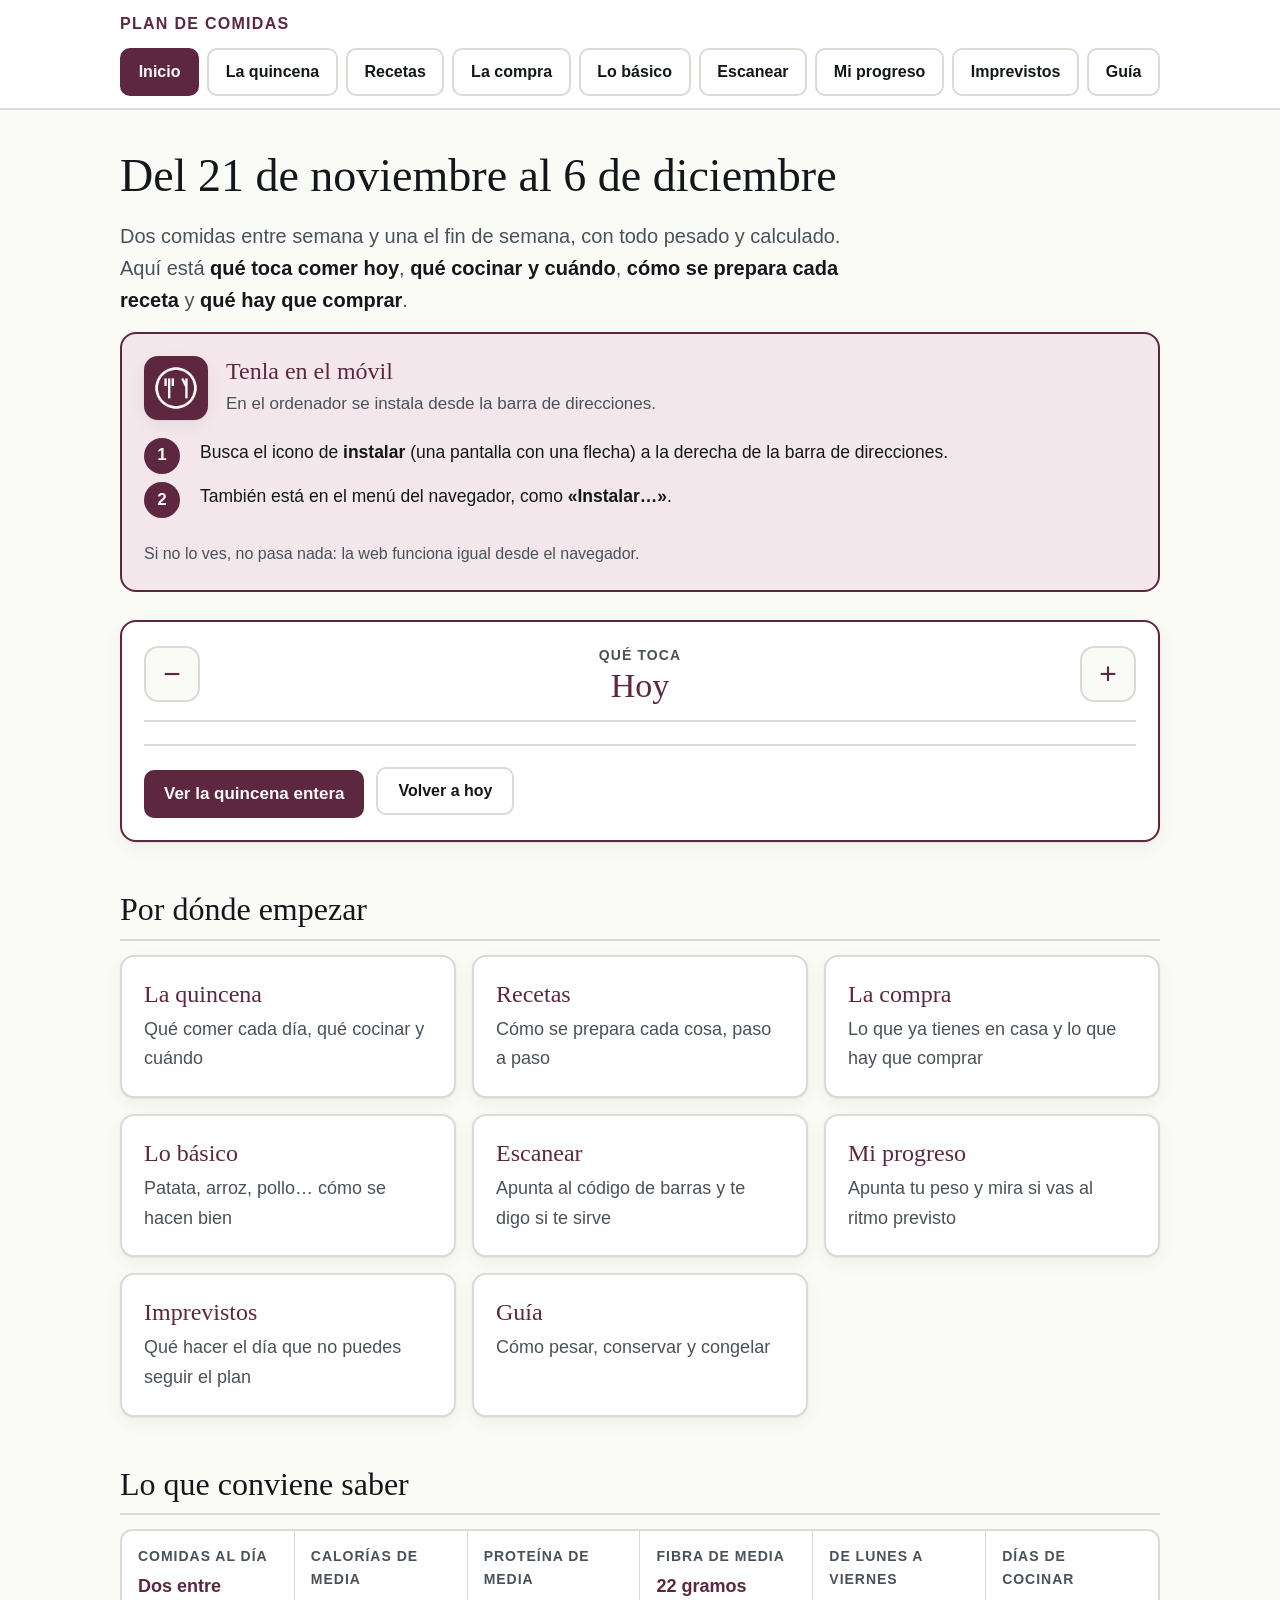
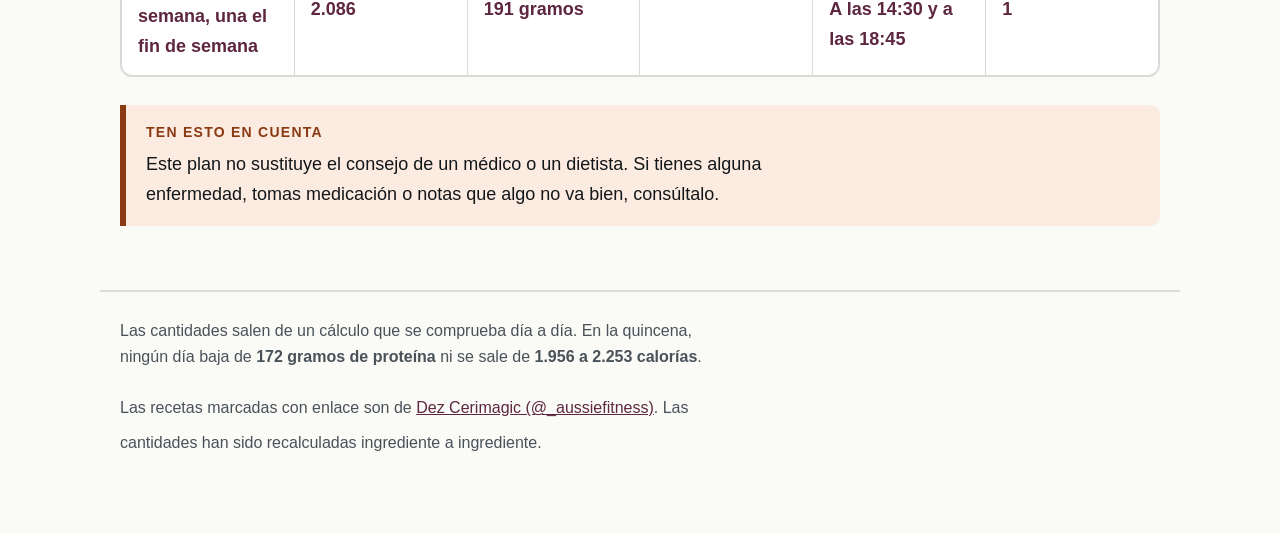
<file: index.html>
<!doctype html>
<html lang="es">
<head>
<meta charset="utf-8">
<meta name="viewport" content="width=device-width, initial-scale=1">
<meta name="robots" content="noindex, nofollow">
<meta name="description" content="Plan de comidas de la quincena: qué toca hoy, qué cocinar, recetas y lista de la compra.">
<link rel="canonical" href="https://victorianotena.github.io/plan-comidas-30-dias/index.html">
<meta property="og:type" content="website">
<meta property="og:title" content="Inicio · Plan de comidas">
<meta property="og:description" content="Plan de comidas de la quincena: qué toca hoy, qué cocinar, recetas y lista de la compra.">
<meta property="og:url" content="https://victorianotena.github.io/plan-comidas-30-dias/index.html">
<meta property="og:image" content="https://victorianotena.github.io/plan-comidas-30-dias/icono-512.png">
<meta name="twitter:card" content="summary">
<meta name="theme-color" media="(prefers-color-scheme: light)" content="#5E2740">
<meta name="theme-color" media="(prefers-color-scheme: dark)" content="#0F1211">
<title>Inicio · Plan de comidas</title>
<link rel="stylesheet" href="estilo.css?v=3031f5ab">
<link rel="manifest" href="manifest.json?v=3031f5ab">
<link rel="icon" href="favicon.png" sizes="64x64">
<link rel="apple-touch-icon" href="icono-apple.png">
<meta name="apple-mobile-web-app-capable" content="yes">
<meta name="apple-mobile-web-app-status-bar-style" content="black-translucent">
<meta name="apple-mobile-web-app-title" content="Plan de comidas">
</head>
<body>
<a class="saltar" href="#principal">Saltar al contenido</a>
<header class="cab">
  <div class="contenido">
    <div class="barra">
      <p class="marca"><a href="index.html">Plan de comidas</a></p>
      <button type="button" class="btn-menu" id="btnMenu" aria-expanded="false" aria-controls="menuPrincipal">
        <span class="rayas" aria-hidden="true"><span></span><span></span><span></span></span>
        <span class="btn-menu-txt">Menú</span>
      </button>
    </div>
    <nav class="menu" id="menuPrincipal" aria-label="Secciones"><a href="index.html" aria-current="page" class="actual">Inicio</a><a href="plan.html">La quincena</a><a href="recetas.html">Recetas</a><a href="compra.html">La compra</a><a href="basicos.html">Lo básico</a><a href="escanear.html">Escanear</a><a href="progreso.html">Mi progreso</a><a href="imprevistos.html">Imprevistos</a><a href="guia.html">Guía</a></nav>
  </div>
</header>
<main id="principal" class="contenido">
<h1>Del 21 de noviembre al 6 de diciembre</h1>
<p class="entrada">Dos comidas entre semana y una el fin de semana, con todo pesado y calculado. Aquí está <strong>qué toca comer hoy</strong>, <strong>qué cocinar y cuándo</strong>, <strong>cómo se prepara cada receta</strong> y <strong>qué hay que comprar</strong>.</p>

<section class="instalar" id="instalar" hidden>
  <div class="inst-cab">
    <img src="icono-192.png" alt="" width="64" height="64" class="inst-icono">
    <div>
      <h2 class="inst-tit">Tenla en el móvil</h2>
      <p class="inst-sub" id="instSub">Se añade a la pantalla de inicio y funciona sin cobertura.</p>
    </div>
  </div>
  <div id="instAccion"></div>
</section>

<section class="hoy" id="hoy" hidden>
  <div class="hoy-cab">
    <button type="button" class="hoy-nav" id="diaMenos" aria-label="Día anterior">&minus;</button>
    <div class="hoy-num">
      <span class="hoy-et">Qué toca</span>
      <strong id="hoyDia">Hoy</strong>
      <span class="hoy-de" id="hoyBloque"></span>
    </div>
    <button type="button" class="hoy-nav" id="diaMas" aria-label="Día siguiente">+</button>
  </div>
  <div id="hoyCuerpo" aria-live="polite"></div>
  <div class="hoy-pie">
    <a class="enlace-video" href="plan.html">Ver la quincena entera</a>
    <button type="button" class="btn-reset" id="hoyReiniciar" style="margin:0">Volver a hoy</button>
  </div>
</section>
<noscript><p class="aviso atencion">Lo que toca hoy necesita JavaScript. Sin él,
consulta directamente <a href="plan.html">la quincena</a>.</p></noscript>

<h2>Por dónde empezar</h2>
<div class="indice">
<a href="plan.html"><h3>La quincena</h3><p>Qué comer cada día, qué cocinar y cuándo</p></a>
<a href="recetas.html"><h3>Recetas</h3><p>Cómo se prepara cada cosa, paso a paso</p></a>
<a href="compra.html"><h3>La compra</h3><p>Lo que ya tienes en casa y lo que hay que comprar</p></a>
<a href="basicos.html"><h3>Lo básico</h3><p>Patata, arroz, pollo… cómo se hacen bien</p></a>
<a href="escanear.html"><h3>Escanear</h3><p>Apunta al código de barras y te digo si te sirve</p></a>
<a href="progreso.html"><h3>Mi progreso</h3><p>Apunta tu peso y mira si vas al ritmo previsto</p></a>
<a href="imprevistos.html"><h3>Imprevistos</h3><p>Qué hacer el día que no puedes seguir el plan</p></a>
<a href="guia.html"><h3>Guía</h3><p>Cómo pesar, conservar y congelar</p></a>
</div>
<h2>Lo que conviene saber</h2>
<dl class="datos"><div><dt>Comidas al día</dt><dd>Dos entre semana, una el fin de semana</dd></div><div><dt>Calorías de media</dt><dd>2.086</dd></div><div><dt>Proteína de media</dt><dd>191 gramos</dd></div><div><dt>Fibra de media</dt><dd>22 gramos</dd></div><div><dt>De lunes a viernes</dt><dd>A las 14:30 y a las 18:45</dd></div><div><dt>Días de cocinar</dt><dd>1</dd></div></dl>
<div class="aviso atencion"><span class="et">Ten esto en cuenta</span><p>Este plan no sustituye el consejo de un médico o un dietista. Si tienes alguna enfermedad, tomas medicación o notas que algo no va bien, consúltalo.</p></div>
</main>
<footer class="pie contenido">
  <p>Las cantidades salen de un cálculo que se comprueba día a día. En la quincena,
  ningún día baja de <strong>172 gramos de proteína</strong> ni se sale de
  <strong>1.956 a 2.253 calorías</strong>.</p>
  <p>Las recetas marcadas con enlace son de <a href="https://www.instagram.com/_aussiefitness/"
  rel="noopener">Dez Cerimagic (@_aussiefitness)</a>. Las cantidades han sido recalculadas
  ingrediente a ingrediente.</p>
</footer>
<button type="button" class="arriba" id="btnArriba" aria-label="Volver arriba">&#8593;</button>
<script src="app.js?v=3031f5ab"></script>
</body>
</html>
</file>
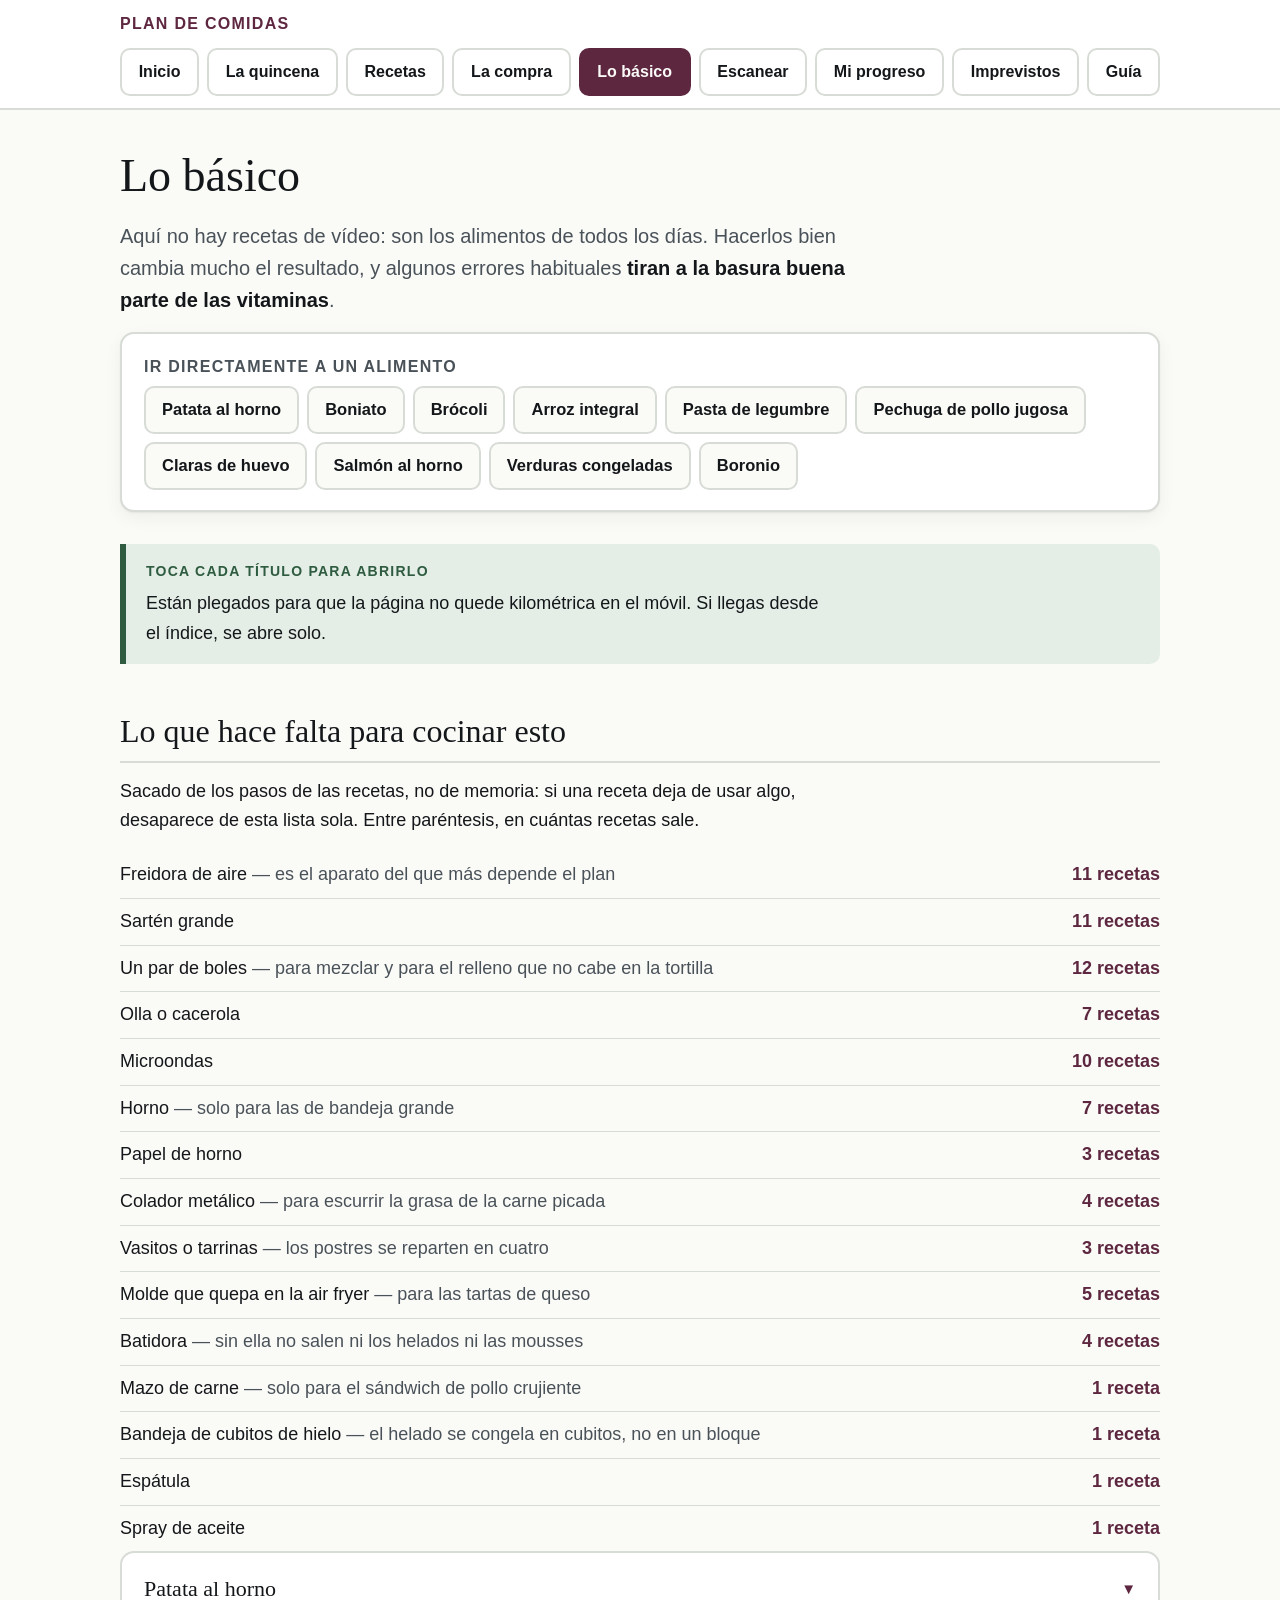
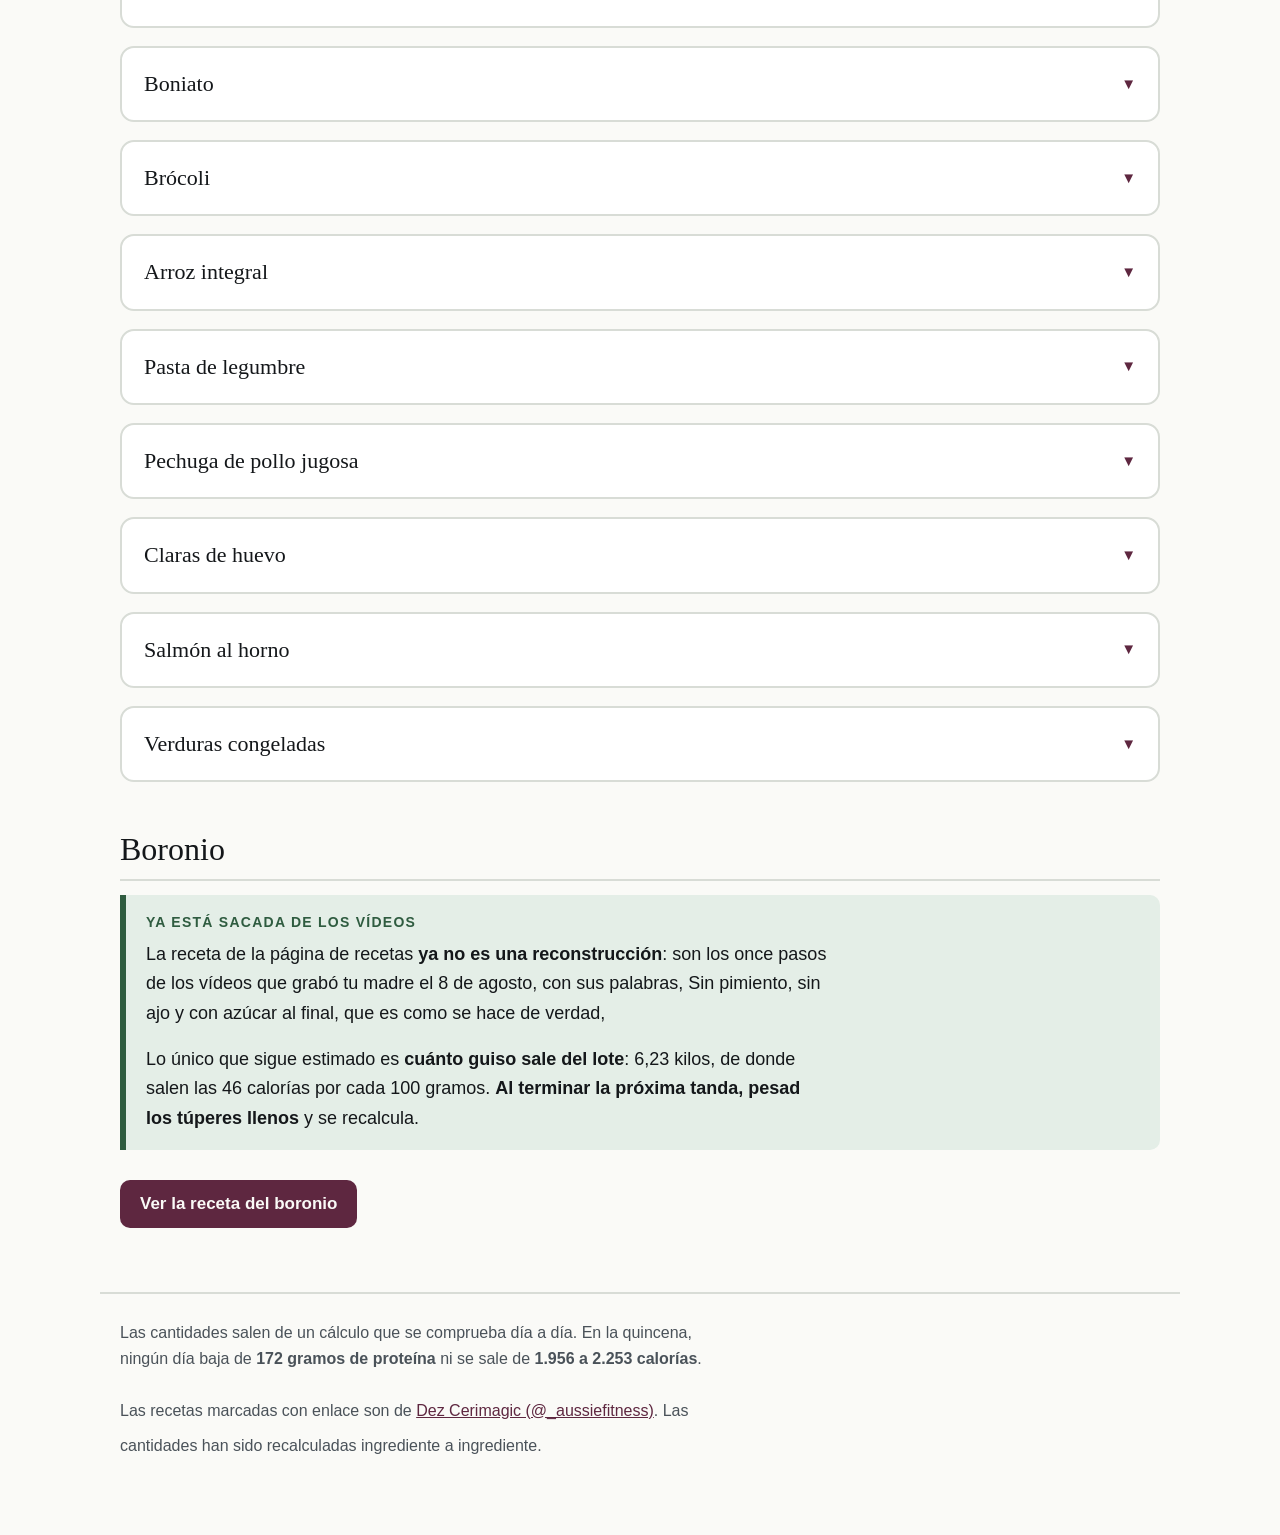
<file: basicos.html>
<!doctype html>
<html lang="es">
<head>
<meta charset="utf-8">
<meta name="viewport" content="width=device-width, initial-scale=1">
<meta name="robots" content="noindex, nofollow">
<meta name="description" content="Cómo preparar bien la patata, el brócoli, el arroz, el pollo y el resto de alimentos del día a día.">
<link rel="canonical" href="https://victorianotena.github.io/plan-comidas-30-dias/basicos.html">
<meta property="og:type" content="website">
<meta property="og:title" content="Lo básico · Plan de comidas">
<meta property="og:description" content="Cómo preparar bien la patata, el brócoli, el arroz, el pollo y el resto de alimentos del día a día.">
<meta property="og:url" content="https://victorianotena.github.io/plan-comidas-30-dias/basicos.html">
<meta property="og:image" content="https://victorianotena.github.io/plan-comidas-30-dias/icono-512.png">
<meta name="twitter:card" content="summary">
<meta name="theme-color" media="(prefers-color-scheme: light)" content="#5E2740">
<meta name="theme-color" media="(prefers-color-scheme: dark)" content="#0F1211">
<title>Lo básico · Plan de comidas</title>
<link rel="stylesheet" href="estilo.css?v=3031f5ab">
<link rel="manifest" href="manifest.json?v=3031f5ab">
<link rel="icon" href="favicon.png" sizes="64x64">
<link rel="apple-touch-icon" href="icono-apple.png">
<meta name="apple-mobile-web-app-capable" content="yes">
<meta name="apple-mobile-web-app-status-bar-style" content="black-translucent">
<meta name="apple-mobile-web-app-title" content="Plan de comidas">
</head>
<body>
<a class="saltar" href="#principal">Saltar al contenido</a>
<header class="cab">
  <div class="contenido">
    <div class="barra">
      <p class="marca"><a href="index.html">Plan de comidas</a></p>
      <button type="button" class="btn-menu" id="btnMenu" aria-expanded="false" aria-controls="menuPrincipal">
        <span class="rayas" aria-hidden="true"><span></span><span></span><span></span></span>
        <span class="btn-menu-txt">Menú</span>
      </button>
    </div>
    <nav class="menu" id="menuPrincipal" aria-label="Secciones"><a href="index.html">Inicio</a><a href="plan.html">La quincena</a><a href="recetas.html">Recetas</a><a href="compra.html">La compra</a><a href="basicos.html" aria-current="page" class="actual">Lo básico</a><a href="escanear.html">Escanear</a><a href="progreso.html">Mi progreso</a><a href="imprevistos.html">Imprevistos</a><a href="guia.html">Guía</a></nav>
  </div>
</header>
<main id="principal" class="contenido">
<h1>Lo básico</h1>
<p class="entrada">Aquí no hay recetas de vídeo: son los alimentos de todos los días. Hacerlos bien cambia mucho el resultado, y algunos errores habituales <strong>tiran a la basura buena parte de las vitaminas</strong>.</p>
<nav class="indice-recetas" aria-label="Índice"><p class="etiqueta" style="margin-top:0">Ir directamente a un alimento</p><ul class="chips">
<li><a href="#patata-al-horno">Patata al horno</a></li>
<li><a href="#boniato">Boniato</a></li>
<li><a href="#brocoli">Brócoli</a></li>
<li><a href="#arroz-integral">Arroz integral</a></li>
<li><a href="#pasta-de-legumbre">Pasta de legumbre</a></li>
<li><a href="#pechuga-de-pollo-jugosa">Pechuga de pollo jugosa</a></li>
<li><a href="#claras-de-huevo">Claras de huevo</a></li>
<li><a href="#salmon-al-horno">Salmón al horno</a></li>
<li><a href="#verduras-congeladas">Verduras congeladas</a></li>
<li><a href="#boronio-basico">Boronio</a></li></ul></nav>
<div class="aviso"><span class="et">Toca cada título para abrirlo</span><p>Están plegados para que la página no quede kilométrica en el móvil. Si llegas desde el índice, se abre solo.</p></div>
<h2 id="utensilios">Lo que hace falta para cocinar esto</h2>
<p>Sacado de los pasos de las recetas, no de memoria: si una receta deja de usar algo, desaparece de esta lista sola. Entre paréntesis, en cuántas recetas sale.</p>
<ul class="lista">
<li><span>Freidora de aire <em style="font-style:normal;color:var(--suave)">— es el aparato del que más depende el plan</em></span><span class="cant">11 recetas</span></li>
<li><span>Sartén grande</span><span class="cant">11 recetas</span></li>
<li><span>Un par de boles <em style="font-style:normal;color:var(--suave)">— para mezclar y para el relleno que no cabe en la tortilla</em></span><span class="cant">12 recetas</span></li>
<li><span>Olla o cacerola</span><span class="cant">7 recetas</span></li>
<li><span>Microondas</span><span class="cant">10 recetas</span></li>
<li><span>Horno <em style="font-style:normal;color:var(--suave)">— solo para las de bandeja grande</em></span><span class="cant">7 recetas</span></li>
<li><span>Papel de horno</span><span class="cant">3 recetas</span></li>
<li><span>Colador metálico <em style="font-style:normal;color:var(--suave)">— para escurrir la grasa de la carne picada</em></span><span class="cant">4 recetas</span></li>
<li><span>Vasitos o tarrinas <em style="font-style:normal;color:var(--suave)">— los postres se reparten en cuatro</em></span><span class="cant">3 recetas</span></li>
<li><span>Molde que quepa en la air fryer <em style="font-style:normal;color:var(--suave)">— para las tartas de queso</em></span><span class="cant">5 recetas</span></li>
<li><span>Batidora <em style="font-style:normal;color:var(--suave)">— sin ella no salen ni los helados ni las mousses</em></span><span class="cant">4 recetas</span></li>
<li><span>Mazo de carne <em style="font-style:normal;color:var(--suave)">— solo para el sándwich de pollo crujiente</em></span><span class="cant">1 receta</span></li>
<li><span>Bandeja de cubitos de hielo <em style="font-style:normal;color:var(--suave)">— el helado se congela en cubitos, no en un bloque</em></span><span class="cant">1 receta</span></li>
<li><span>Espátula</span><span class="cant">1 receta</span></li>
<li><span>Spray de aceite</span><span class="cant">1 receta</span></li>
</ul>
<details class="plegable" id="patata-al-horno"><summary>Patata al horno</summary><div class="cuerpo">
<p>Es la guarnición que más pesa en la quincena: 5,0 kilos. Merece la pena hacerla bien.</p>
<dl class="datos">
<div><dt>Se pesa</dt><dd>Cruda, antes de cocinar</dd></div>
<div><dt>En la nevera</dt><dd>4 días</dd></div>
<div><dt>¿Se congela?</dt><dd>Sí, ya cocinada</dd></div>
</dl>
<p class="etiqueta">En la freidora de aire (lo más rápido)</p><ol class="pasos">
<li>Lava bien las patatas y NO las peles: la piel es donde está casi toda la fibra.</li>
<li>Córtalas en dados de unos 2 centímetros, todos del mismo tamaño para que se hagan a la vez.</li>
<li>Ponlas en un bol con una cucharadita de aceite de oliva virgen extra, sal y pimentón. Remueve con las manos.</li>
<li>Freidora de aire a 200 grados, 18 minutos. A los 9 minutos sacude la cesta.</li>
<li>No llenes la cesta más de la mitad: si se amontonan, se cuecen en vez de dorarse.</li>
</ol>
<p class="etiqueta">Cocida, si vas a hacer mucha cantidad</p><ol class="pasos">
<li>Córtala en dados y ponla en agua fría con sal, no en agua ya hirviendo.</li>
<li>Cuenta 15-18 minutos desde que rompe a hervir.</li>
<li>Está lista cuando un cuchillo entra sin resistencia.</li>
<li>Escúrrela y déjala destapada 5 minutos: el vapor se va y no queda aguada.</li>
</ol>
<div class="aviso" style="margin-top:22px"><span class="et">El truco</span><p>Si la cueces y la enfrías en la nevera, se forma almidón resistente: alimenta a las bacterias del intestino y sube un poco la fibra efectiva. Cocerla el día antes tiene premio.</p></div>
</div></details>
<details class="plegable" id="boniato"><summary>Boniato</summary><div class="cuerpo">
<p>Más dulce que la patata y con muchísima vitamina A. No entra en esta quincena, pero sirve para variar.</p>
<dl class="datos">
<div><dt>Se pesa</dt><dd>Crudo, antes de cocinar</dd></div>
<div><dt>En la nevera</dt><dd>4 días</dd></div>
<div><dt>¿Se congela?</dt><dd>Sí, ya cocinado</dd></div>
</dl>
<p class="etiqueta">En la freidora de aire</p><ol class="pasos">
<li>Lávalo bien y déjale la piel.</li>
<li>Córtalo en dados de 2 centímetros o en bastones gruesos.</li>
<li>Una cucharadita de aceite de oliva virgen extra, sal y un poco de pimentón dulce o canela.</li>
<li>Freidora de aire a 190 grados, 15-18 minutos. Sacude a mitad.</li>
<li>Cuidado: el boniato tiene azúcar y se quema antes que la patata. Vigílalo los últimos minutos.</li>
</ol>
<div class="aviso" style="margin-top:22px"><span class="et">El truco</span><p>El boniato lleva 709 microgramos de vitamina A por cada 100 gramos. Con una ración cubres el día entero. Es el alimento más nutritivo del plan por caloría.</p></div>
</div></details>
<details class="plegable" id="brocoli"><summary>Brócoli</summary><div class="cuerpo">
<p>No entra en esta quincena. Es de las verduras con más vitamina C y vitamina K, y de las más fáciles de meter.</p>
<dl class="datos">
<div><dt>Se pesa</dt><dd>Crudo, antes de cocinar</dd></div>
<div><dt>En la nevera</dt><dd>3-4 días ya cocinado</dd></div>
<div><dt>¿Se congela?</dt><dd>Mejor comprarlo ya congelado</dd></div>
</dl>
<p class="etiqueta">Al vapor (la mejor forma)</p><ol class="pasos">
<li>Separa los ramilletes de tamaño parecido. El tallo también se come: pélalo y córtalo en rodajas.</li>
<li>Ponlo en un colador sobre una olla con dos dedos de agua hirviendo, y tapa.</li>
<li>5-6 minutos. Debe quedar verde brillante y firme al morder.</li>
<li>Si se pone verde apagado, se ha pasado: has perdido la mitad de la vitamina C.</li>
</ol>
<p class="etiqueta">En la freidora de aire</p><ol class="pasos">
<li>Ramilletes secos, un poco de aceite de oliva virgen extra, sal y ajo en polvo.</li>
<li>Freidora de aire a 190 grados, 8-10 minutos.</li>
<li>Queda con las puntas tostadas y crujientes. Cambia mucho respecto al hervido.</li>
</ol>
<div class="aviso" style="margin-top:22px"><span class="et">El truco</span><p>NO lo hiervas sumergido en agua. La vitamina C se disuelve y se va por el fregadero: puedes perder más de la mitad. Al vapor o en la freidora de aire se conserva casi entera.</p></div>
</div></details>
<details class="plegable" id="arroz-integral"><summary>Arroz integral</summary><div class="cuerpo">
<p>Tarda el triple que el blanco pero tiene casi tres veces más fibra.</p>
<dl class="datos">
<div><dt>Se pesa</dt><dd>En seco, sin cocer</dd></div>
<div><dt>Cuánto crece</dt><dd>100 g en seco dan unos 300 g cocidos</dd></div>
<div><dt>En la nevera</dt><dd>3 días</dd></div>
</dl>
<p class="etiqueta">Cocción normal</p><ol class="pasos">
<li>Enjuágalo bajo el grifo hasta que el agua salga clara.</li>
<li>Dos partes y media de agua por cada parte de arroz.</li>
<li>Lleva a ebullición, baja al mínimo y tapa. 35-40 minutos.</li>
<li>Apaga el fuego y déjalo tapado 10 minutos más sin destapar. Aquí termina de hidratarse.</li>
<li>Remueve con un tenedor, nunca con cuchara: la cuchara lo apelmaza.</li>
</ol>
<div class="aviso" style="margin-top:22px"><span class="et">El truco</span><p>Para el arroz frito con ternera, úsalo del día anterior y bien frío. El arroz recién hecho suelta almidón y el salteado queda pastoso en vez de suelto.</p></div>
</div></details>
<details class="plegable" id="pasta-de-legumbre"><summary>Pasta de legumbre</summary><div class="cuerpo">
<p>Lentejas o garbanzos molidos en forma de pasta. El doble de proteína y más fibra que la pasta normal, con menos hidratos.</p>
<dl class="datos">
<div><dt>Se pesa</dt><dd>En seco, sin cocer</dd></div>
<div><dt>Cuánto crece</dt><dd>100 g en seco dan unos 220 g cocidos</dd></div>
<div><dt>En la nevera</dt><dd>3 días</dd></div>
</dl>
<p class="etiqueta">Cómo cocerla</p><ol class="pasos">
<li>Mucha agua y sal, como la pasta normal.</li>
<li>Empieza a probarla DOS MINUTOS ANTES de lo que diga el paquete: se pasa muy rápido.</li>
<li>En cuanto esté al dente, escúrrela y enfríala un poco bajo el grifo si no la vas a usar ya.</li>
<li>Guarda siempre un vaso del agua de cocción: sirve para ligar las salsas.</li>
</ol>
<div class="aviso" style="margin-top:22px"><span class="et">El truco</span><p>El agua se pone marrón y con espuma. Es normal, es la legumbre. No es que esté mala.</p></div>
</div></details>
<details class="plegable" id="pechuga-de-pollo-jugosa"><summary>Pechuga de pollo jugosa</summary><div class="cuerpo">
<p>2,0 kilos en la quincena, casi todo en las albóndigas. Es de lo que más se repite, así que vale la pena aprender a que no quede seca.</p>
<dl class="datos">
<div><dt>Se pesa</dt><dd>Cruda, antes de cocinar</dd></div>
<div><dt>Cuánto pierde</dt><dd>Un 25-30 % de su peso al cocinarse</dd></div>
<div><dt>En la nevera</dt><dd>3-4 días</dd></div>
</dl>
<p class="etiqueta">A la plancha</p><ol class="pasos">
<li>Sácala de la nevera 15 minutos antes. Fría por dentro nunca se hace igual.</li>
<li>Ábrela en dos filetes o aplánala con un mazo hasta dejarla de grosor uniforme.</li>
<li>Sécala con papel de cocina. Si está húmeda no se dora, se cuece.</li>
<li>Sartén MUY caliente, 3-4 minutos por cada cara sin tocarla.</li>
<li>Retírala y déjala reposar 5 minutos antes de cortarla. Si la cortas de inmediato, pierde todo el jugo en la tabla.</li>
</ol>
<p class="etiqueta">En la freidora de aire</p><ol class="pasos">
<li>Aceite de oliva virgen extra por encima y especias.</li>
<li>190 grados, 15-18 minutos según el grosor.</li>
<li>Si tienes termómetro: 74 grados en el centro y fuera. Ni un grado más.</li>
</ol>
<div class="aviso" style="margin-top:22px"><span class="et">El truco</span><p>Una salmuera rápida cambia el resultado por completo: 20 minutos en agua con una cucharada de sal por litro. La carne retiene agua y sale jugosa aunque te pases un poco de tiempo.</p></div>
</div></details>
<details class="plegable" id="claras-de-huevo"><summary>Claras de huevo</summary><div class="cuerpo">
<p>Casi toda su energía es proteína, y no saben a nada, así que se pueden meter en cualquier sitio.</p>
<dl class="datos">
<div><dt>Se pesa</dt><dd>Los gramos que marca el envase</dd></div>
<div><dt>Equivalencia</dt><dd>1 litro son unas 30 claras</dd></div>
<div><dt>Abierto en nevera</dt><dd>3-4 días</dd></div>
</dl>
<p class="etiqueta">Cuajadas en la sartén</p><ol class="pasos">
<li>Fuego SUAVE. A fuego fuerte se vuelven gomosas y chiclosas.</li>
<li>Remueve despacio con una espátula, como si hicieras un revuelto.</li>
<li>Retíralas cuando aún estén algo brillantes: terminan de cuajar con el calor residual.</li>
</ol>
<p class="etiqueta">En el microondas (lo más rápido)</p><ol class="pasos">
<li>En un bol grande, porque suben mucho.</li>
<li>Un minuto, remover, y otros 30-40 segundos.</li>
<li>Sirve para añadirlas a cualquier plato sin ensuciar sartén.</li>
</ol>
<div class="aviso" style="margin-top:22px"><span class="et">El truco</span><p>Si te cuesta comer tanta cantidad, no las tomes solas: mézclalas dentro del revuelto, del arroz frito o de la boronio. Se integran y no se notan.</p></div>
</div></details>
<details class="plegable" id="salmon-al-horno"><summary>Salmón al horno</summary><div class="cuerpo">
<p>No entra en esta quincena, y es lo que más omega 3 da. Si quieres meterlo una vez por semana, así se hace.</p>
<dl class="datos">
<div><dt>Se pesa</dt><dd>Crudo, antes de cocinar</dd></div>
<div><dt>En la nevera</dt><dd>2 días ya cocinado</dd></div>
<div><dt>¿Se congela?</dt><dd>Sí, crudo</dd></div>
</dl>
<p class="etiqueta">En la freidora de aire</p><ol class="pasos">
<li>Sécalo con papel de cocina y salpimenta.</li>
<li>Con la piel hacia abajo. La piel protege la carne y evita que se seque.</li>
<li>190 grados, 8-12 minutos según el grosor.</li>
<li>Está listo cuando se abre en láminas al presionar con un tenedor. Debe quedar ligeramente rosado en el centro: si queda opaco del todo, se ha pasado.</li>
</ol>
<div class="aviso" style="margin-top:22px"><span class="et">El truco</span><p>El salmón cuesta el doble de calorías que el pollo por gramo de proteína. Por eso solo está 2 días: es caro en calorías, pero el omega-3 no lo da ningún otro alimento del plan.</p></div>
</div></details>
<details class="plegable" id="verduras-congeladas"><summary>Verduras congeladas</summary><div class="cuerpo">
<p>Son igual de nutritivas que las frescas, a veces más.</p>
<dl class="datos">
<div><dt>Se pesan</dt><dd>Congeladas, tal cual salen de la bolsa</dd></div>
<div><dt>En el congelador</dt><dd>Hasta la fecha del paquete</dd></div>
</dl>
<p class="etiqueta">Cómo cocinarlas</p><ol class="pasos">
<li>NO las descongeles antes. Van directas a la sartén o a la olla congeladas.</li>
<li>Sartén bien caliente y sin tapar, para que el agua se evapore en vez de cocerlas.</li>
<li>Si las tapas, sueltan agua y quedan blandas y sosas.</li>
</ol>
<div class="aviso" style="margin-top:22px"><span class="et">El truco</span><p>Se congelan a las pocas horas de recolectarse, cuando están en su mejor momento. Una verdura fresca que lleva cinco días en el frigorífico tiene menos vitaminas.</p></div>
</div></details>
<h2 id="boronio-basico">Boronio</h2>
<div class="aviso"><span class="et">Ya está sacada de los vídeos</span><p>La receta de la página de recetas <strong>ya no es una reconstrucción</strong>: son los once pasos de los vídeos que grabó tu madre el 8 de agosto, con sus palabras, Sin pimiento, sin ajo y con azúcar al final, que es como se hace de verdad,</p><p>Lo único que sigue estimado es <strong>cuánto guiso sale del lote</strong>: 6,23 kilos, de donde salen las 46 calorías por cada 100 gramos. <strong>Al terminar la próxima tanda, pesad los túperes llenos</strong> y se recalcula.</p></div>
<p><a class="enlace-video" href="recetas.html#boronio">Ver la receta del boronio</a></p>
</main>
<footer class="pie contenido">
  <p>Las cantidades salen de un cálculo que se comprueba día a día. En la quincena,
  ningún día baja de <strong>172 gramos de proteína</strong> ni se sale de
  <strong>1.956 a 2.253 calorías</strong>.</p>
  <p>Las recetas marcadas con enlace son de <a href="https://www.instagram.com/_aussiefitness/"
  rel="noopener">Dez Cerimagic (@_aussiefitness)</a>. Las cantidades han sido recalculadas
  ingrediente a ingrediente.</p>
</footer>
<button type="button" class="arriba" id="btnArriba" aria-label="Volver arriba">&#8593;</button>
<script src="app.js?v=3031f5ab"></script>
</body>
</html>
</file>
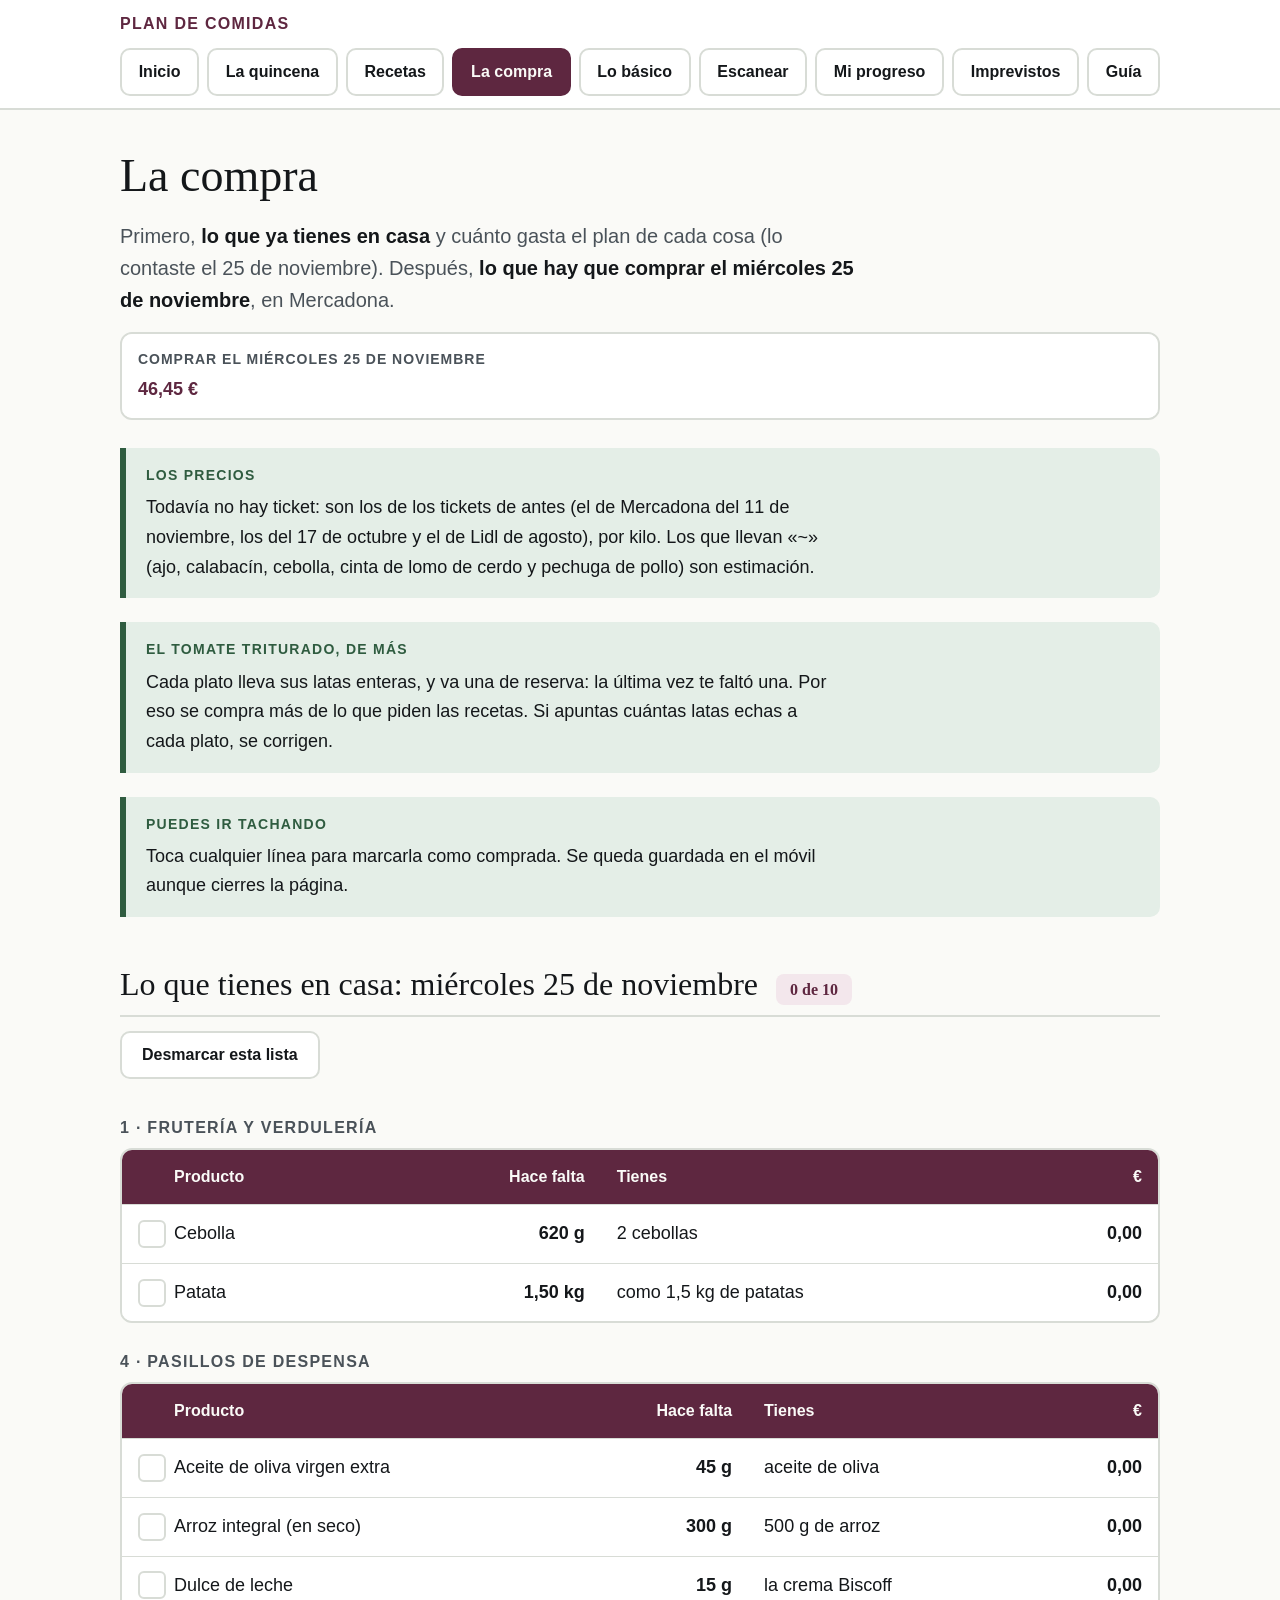
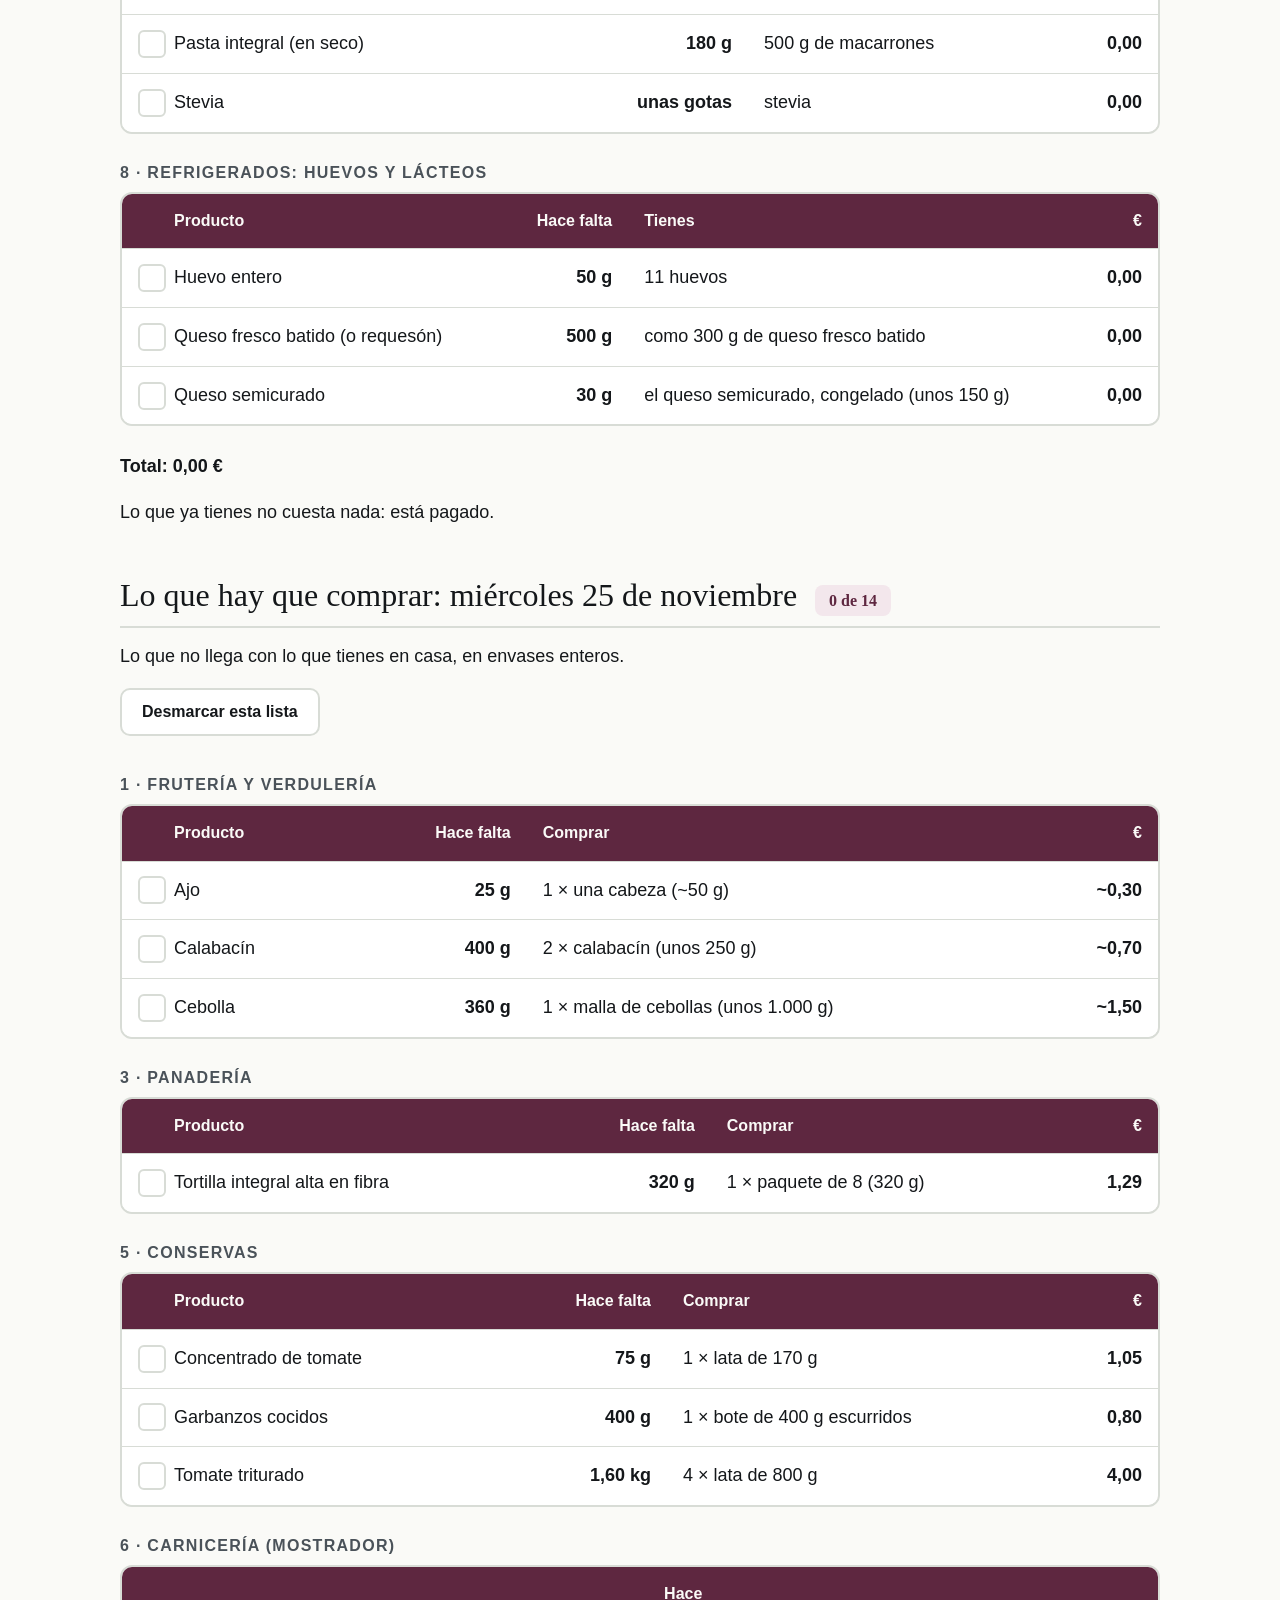
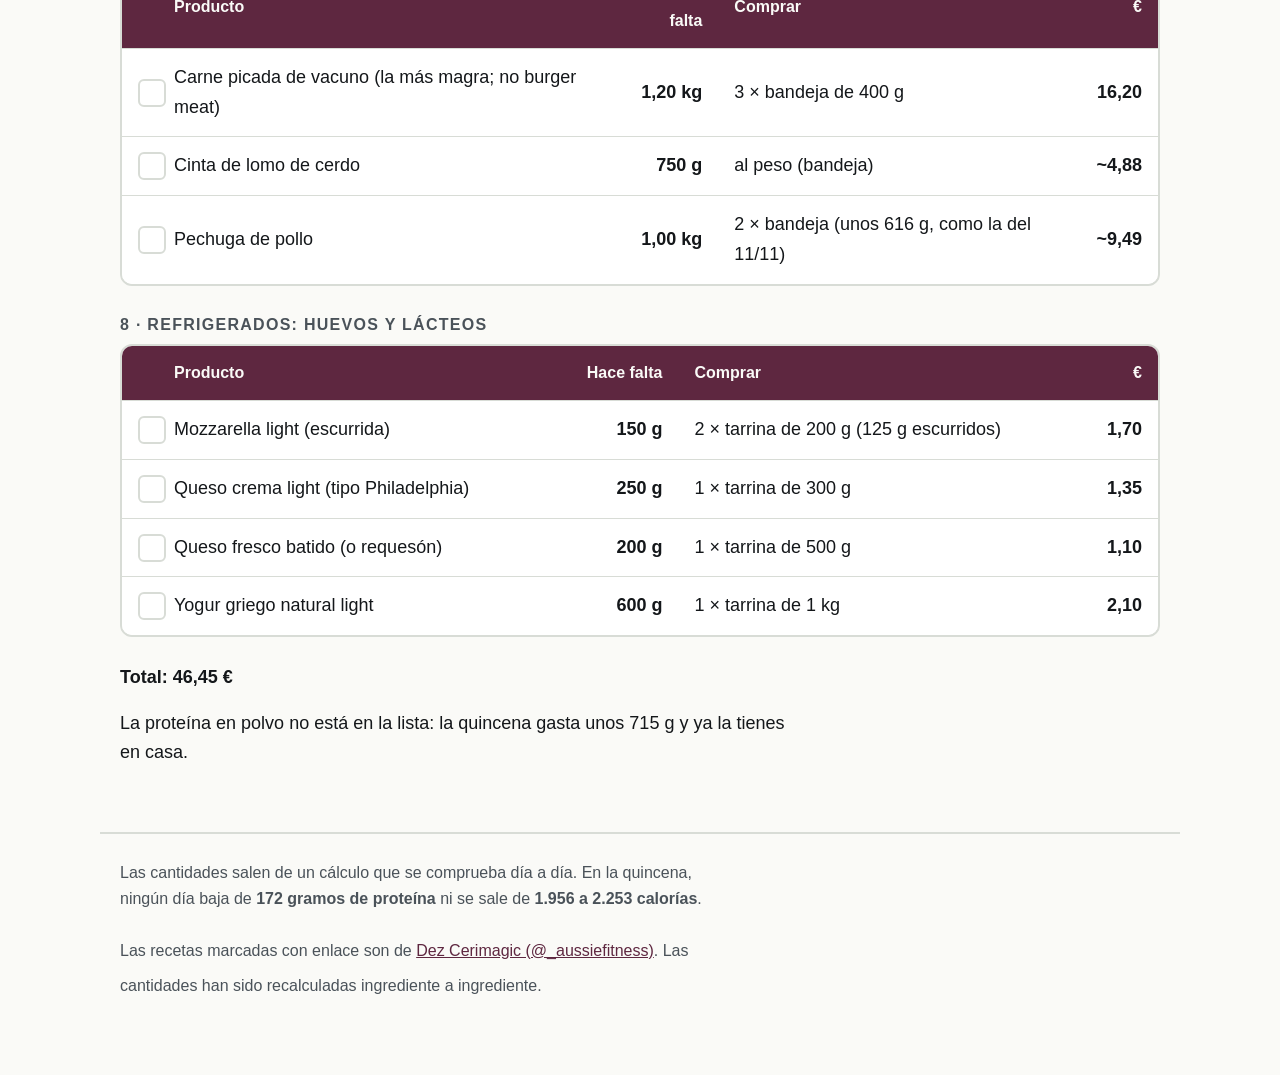
<file: compra.html>
<!doctype html>
<html lang="es">
<head>
<meta charset="utf-8">
<meta name="viewport" content="width=device-width, initial-scale=1">
<meta name="robots" content="noindex, nofollow">
<meta name="description" content="Lo que hay en casa para la dieta, lo que falta y lo que cuesta.">
<link rel="canonical" href="https://victorianotena.github.io/plan-comidas-30-dias/compra.html">
<meta property="og:type" content="website">
<meta property="og:title" content="La compra · Plan de comidas">
<meta property="og:description" content="Lo que hay en casa para la dieta, lo que falta y lo que cuesta.">
<meta property="og:url" content="https://victorianotena.github.io/plan-comidas-30-dias/compra.html">
<meta property="og:image" content="https://victorianotena.github.io/plan-comidas-30-dias/icono-512.png">
<meta name="twitter:card" content="summary">
<meta name="theme-color" media="(prefers-color-scheme: light)" content="#5E2740">
<meta name="theme-color" media="(prefers-color-scheme: dark)" content="#0F1211">
<title>La compra · Plan de comidas</title>
<link rel="stylesheet" href="estilo.css?v=3031f5ab">
<link rel="manifest" href="manifest.json?v=3031f5ab">
<link rel="icon" href="favicon.png" sizes="64x64">
<link rel="apple-touch-icon" href="icono-apple.png">
<meta name="apple-mobile-web-app-capable" content="yes">
<meta name="apple-mobile-web-app-status-bar-style" content="black-translucent">
<meta name="apple-mobile-web-app-title" content="Plan de comidas">
</head>
<body>
<a class="saltar" href="#principal">Saltar al contenido</a>
<header class="cab">
  <div class="contenido">
    <div class="barra">
      <p class="marca"><a href="index.html">Plan de comidas</a></p>
      <button type="button" class="btn-menu" id="btnMenu" aria-expanded="false" aria-controls="menuPrincipal">
        <span class="rayas" aria-hidden="true"><span></span><span></span><span></span></span>
        <span class="btn-menu-txt">Menú</span>
      </button>
    </div>
    <nav class="menu" id="menuPrincipal" aria-label="Secciones"><a href="index.html">Inicio</a><a href="plan.html">La quincena</a><a href="recetas.html">Recetas</a><a href="compra.html" aria-current="page" class="actual">La compra</a><a href="basicos.html">Lo básico</a><a href="escanear.html">Escanear</a><a href="progreso.html">Mi progreso</a><a href="imprevistos.html">Imprevistos</a><a href="guia.html">Guía</a></nav>
  </div>
</header>
<main id="principal" class="contenido">
<h1>La compra</h1>
<p class="entrada">Primero, <strong>lo que ya tienes en casa</strong> y cuánto gasta el plan de cada cosa (lo contaste el 25 de noviembre). Después, <strong>lo que hay que comprar el miércoles 25 de noviembre</strong>, en Mercadona.</p>
<dl class="datos"><div><dt>Comprar el miércoles 25 de noviembre</dt><dd>46,45 €</dd></div></dl>
<div class="aviso"><span class="et">Los precios</span><p>Todavía no hay ticket: son los de los tickets de antes (el de Mercadona del 11 de noviembre, los del 17 de octubre y el de Lidl de agosto), por kilo. Los que llevan «~» (ajo, calabacín, cebolla, cinta de lomo de cerdo y pechuga de pollo) son estimación.</p></div>
<div class="aviso"><span class="et">El tomate triturado, de más</span><p>Cada plato lleva sus latas enteras, y va una de reserva: la última vez te faltó una. Por eso se compra más de lo que piden las recetas. Si apuntas cuántas latas echas a cada plato, se corrigen.</p></div>
<div class="aviso"><span class="et">Puedes ir tachando</span><p>Toca cualquier línea para marcarla como comprada. Se queda guardada en el móvil aunque cierres la página.</p></div>
<h2 id="compra-1">Lo que tienes en casa: miércoles 25 de noviembre <span class="contador" data-contador="c1">0 de 10</span></h2>
<button type="button" class="btn-reset" data-lista="c1">Desmarcar esta lista</button>
<p class="pista-desliza">Desliza las tablas hacia el lado para ver los envases.</p>
<p class="etiqueta">1 · Frutería y verdulería</p>
<div class="tabla-caja"><table data-lista="c1"><thead><tr><th>Producto</th><th style="text-align:right">Hace falta</th><th>Tienes</th><th style="text-align:right">€</th></tr></thead><tbody>
<tr class="marcable" data-id="c1-cebolla"><td>Cebolla</td><td class="num">620 g</td><td>2 cebollas</td><td class="num">0,00</td></tr>
<tr class="marcable" data-id="c1-patata-cruda"><td>Patata</td><td class="num">1,50 kg</td><td>como 1,5 kg de patatas</td><td class="num">0,00</td></tr>
</tbody></table></div>
<p class="etiqueta">4 · Pasillos de despensa</p>
<div class="tabla-caja"><table data-lista="c1"><thead><tr><th>Producto</th><th style="text-align:right">Hace falta</th><th>Tienes</th><th style="text-align:right">€</th></tr></thead><tbody>
<tr class="marcable" data-id="c1-aceite-de-oliva-virgen-extra"><td>Aceite de oliva virgen extra</td><td class="num">45 g</td><td>aceite de oliva</td><td class="num">0,00</td></tr>
<tr class="marcable" data-id="c1-arroz-integral-seco"><td>Arroz integral (en seco)</td><td class="num">300 g</td><td>500 g de arroz</td><td class="num">0,00</td></tr>
<tr class="marcable" data-id="c1-dulce-de-leche"><td>Dulce de leche</td><td class="num">15 g</td><td>la crema Biscoff</td><td class="num">0,00</td></tr>
<tr class="marcable" data-id="c1-pasta-integral-seca"><td>Pasta integral (en seco)</td><td class="num">180 g</td><td>500 g de macarrones</td><td class="num">0,00</td></tr>
<tr class="marcable" data-id="c1-stevia"><td>Stevia</td><td class="num">unas gotas</td><td>stevia</td><td class="num">0,00</td></tr>
</tbody></table></div>
<p class="etiqueta">8 · Refrigerados: huevos y lácteos</p>
<div class="tabla-caja"><table data-lista="c1"><thead><tr><th>Producto</th><th style="text-align:right">Hace falta</th><th>Tienes</th><th style="text-align:right">€</th></tr></thead><tbody>
<tr class="marcable" data-id="c1-huevo-entero-sin-cascara"><td>Huevo entero</td><td class="num">50 g</td><td>11 huevos</td><td class="num">0,00</td></tr>
<tr class="marcable" data-id="c1-requeson-cottage-2"><td>Queso fresco batido (o requesón)</td><td class="num">500 g</td><td>como 300 g de queso fresco batido</td><td class="num">0,00</td></tr>
<tr class="marcable" data-id="c1-queso-semicurado"><td>Queso semicurado</td><td class="num">30 g</td><td>el queso semicurado, congelado (unos 150 g)</td><td class="num">0,00</td></tr>
</tbody></table></div>
<p><strong>Total: 0,00 €</strong></p>
<p>Lo que ya tienes no cuesta nada: está pagado.</p>
<h2 id="compra-2">Lo que hay que comprar: miércoles 25 de noviembre <span class="contador" data-contador="c2">0 de 14</span></h2>
<p>Lo que no llega con lo que tienes en casa, en envases enteros.</p>
<button type="button" class="btn-reset" data-lista="c2">Desmarcar esta lista</button>
<p class="pista-desliza">Desliza las tablas hacia el lado para ver los envases.</p>
<p class="etiqueta">1 · Frutería y verdulería</p>
<div class="tabla-caja"><table data-lista="c2"><thead><tr><th>Producto</th><th style="text-align:right">Hace falta</th><th>Comprar</th><th style="text-align:right">€</th></tr></thead><tbody>
<tr class="marcable" data-id="c2-ajo"><td>Ajo</td><td class="num">25 g</td><td>1 × una cabeza (~50 g)</td><td class="num">~0,30</td></tr>
<tr class="marcable" data-id="c2-calabacin"><td>Calabacín</td><td class="num">400 g</td><td>2 × calabacín (unos 250 g)</td><td class="num">~0,70</td></tr>
<tr class="marcable" data-id="c2-cebolla"><td>Cebolla</td><td class="num">360 g</td><td>1 × malla de cebollas (unos 1.000 g)</td><td class="num">~1,50</td></tr>
</tbody></table></div>
<p class="etiqueta">3 · Panadería</p>
<div class="tabla-caja"><table data-lista="c2"><thead><tr><th>Producto</th><th style="text-align:right">Hace falta</th><th>Comprar</th><th style="text-align:right">€</th></tr></thead><tbody>
<tr class="marcable" data-id="c2-tortilla-integral-alta-en-fibra"><td>Tortilla integral alta en fibra</td><td class="num">320 g</td><td>1 × paquete de 8 (320 g)</td><td class="num">1,29</td></tr>
</tbody></table></div>
<p class="etiqueta">5 · Conservas</p>
<div class="tabla-caja"><table data-lista="c2"><thead><tr><th>Producto</th><th style="text-align:right">Hace falta</th><th>Comprar</th><th style="text-align:right">€</th></tr></thead><tbody>
<tr class="marcable" data-id="c2-concentrado-de-tomate"><td>Concentrado de tomate</td><td class="num">75 g</td><td>1 × lata de 170 g</td><td class="num">1,05</td></tr>
<tr class="marcable" data-id="c2-garbanzos-cocidos"><td>Garbanzos cocidos</td><td class="num">400 g</td><td>1 × bote de 400 g escurridos</td><td class="num">0,80</td></tr>
<tr class="marcable" data-id="c2-tomate-triturado"><td>Tomate triturado</td><td class="num">1,60 kg</td><td>4 × lata de 800 g</td><td class="num">4,00</td></tr>
</tbody></table></div>
<p class="etiqueta">6 · Carnicería (mostrador)</p>
<div class="tabla-caja"><table data-lista="c2"><thead><tr><th>Producto</th><th style="text-align:right">Hace falta</th><th>Comprar</th><th style="text-align:right">€</th></tr></thead><tbody>
<tr class="marcable" data-id="c2-carne-picada-de-vacuno-crudo"><td>Carne picada de vacuno (la más magra; no burger meat)</td><td class="num">1,20 kg</td><td>3 × bandeja de 400 g</td><td class="num">16,20</td></tr>
<tr class="marcable" data-id="c2-cinta-de-lomo-de-cerdo-crudo"><td>Cinta de lomo de cerdo</td><td class="num">750 g</td><td>al peso (bandeja)</td><td class="num">~4,88</td></tr>
<tr class="marcable" data-id="c2-pechuga-de-pollo-crudo"><td>Pechuga de pollo</td><td class="num">1,00 kg</td><td>2 × bandeja (unos 616 g, como la del 11/11)</td><td class="num">~9,49</td></tr>
</tbody></table></div>
<p class="etiqueta">8 · Refrigerados: huevos y lácteos</p>
<div class="tabla-caja"><table data-lista="c2"><thead><tr><th>Producto</th><th style="text-align:right">Hace falta</th><th>Comprar</th><th style="text-align:right">€</th></tr></thead><tbody>
<tr class="marcable" data-id="c2-mozzarella-light"><td>Mozzarella light (escurrida)</td><td class="num">150 g</td><td>2 × tarrina de 200 g (125 g escurridos)</td><td class="num">1,70</td></tr>
<tr class="marcable" data-id="c2-philadelphia-light"><td>Queso crema light (tipo Philadelphia)</td><td class="num">250 g</td><td>1 × tarrina de 300 g</td><td class="num">1,35</td></tr>
<tr class="marcable" data-id="c2-requeson-cottage-2"><td>Queso fresco batido (o requesón)</td><td class="num">200 g</td><td>1 × tarrina de 500 g</td><td class="num">1,10</td></tr>
<tr class="marcable" data-id="c2-yogur-griego-0-yopro"><td>Yogur griego natural light</td><td class="num">600 g</td><td>1 × tarrina de 1 kg</td><td class="num">2,10</td></tr>
</tbody></table></div>
<p><strong>Total: 46,45 €</strong></p>
<p>La proteína en polvo no está en la lista: la quincena gasta unos 715 g y ya la tienes en casa.</p>
</main>
<footer class="pie contenido">
  <p>Las cantidades salen de un cálculo que se comprueba día a día. En la quincena,
  ningún día baja de <strong>172 gramos de proteína</strong> ni se sale de
  <strong>1.956 a 2.253 calorías</strong>.</p>
  <p>Las recetas marcadas con enlace son de <a href="https://www.instagram.com/_aussiefitness/"
  rel="noopener">Dez Cerimagic (@_aussiefitness)</a>. Las cantidades han sido recalculadas
  ingrediente a ingrediente.</p>
</footer>
<button type="button" class="arriba" id="btnArriba" aria-label="Volver arriba">&#8593;</button>
<script src="app.js?v=3031f5ab"></script>
</body>
</html>
</file>
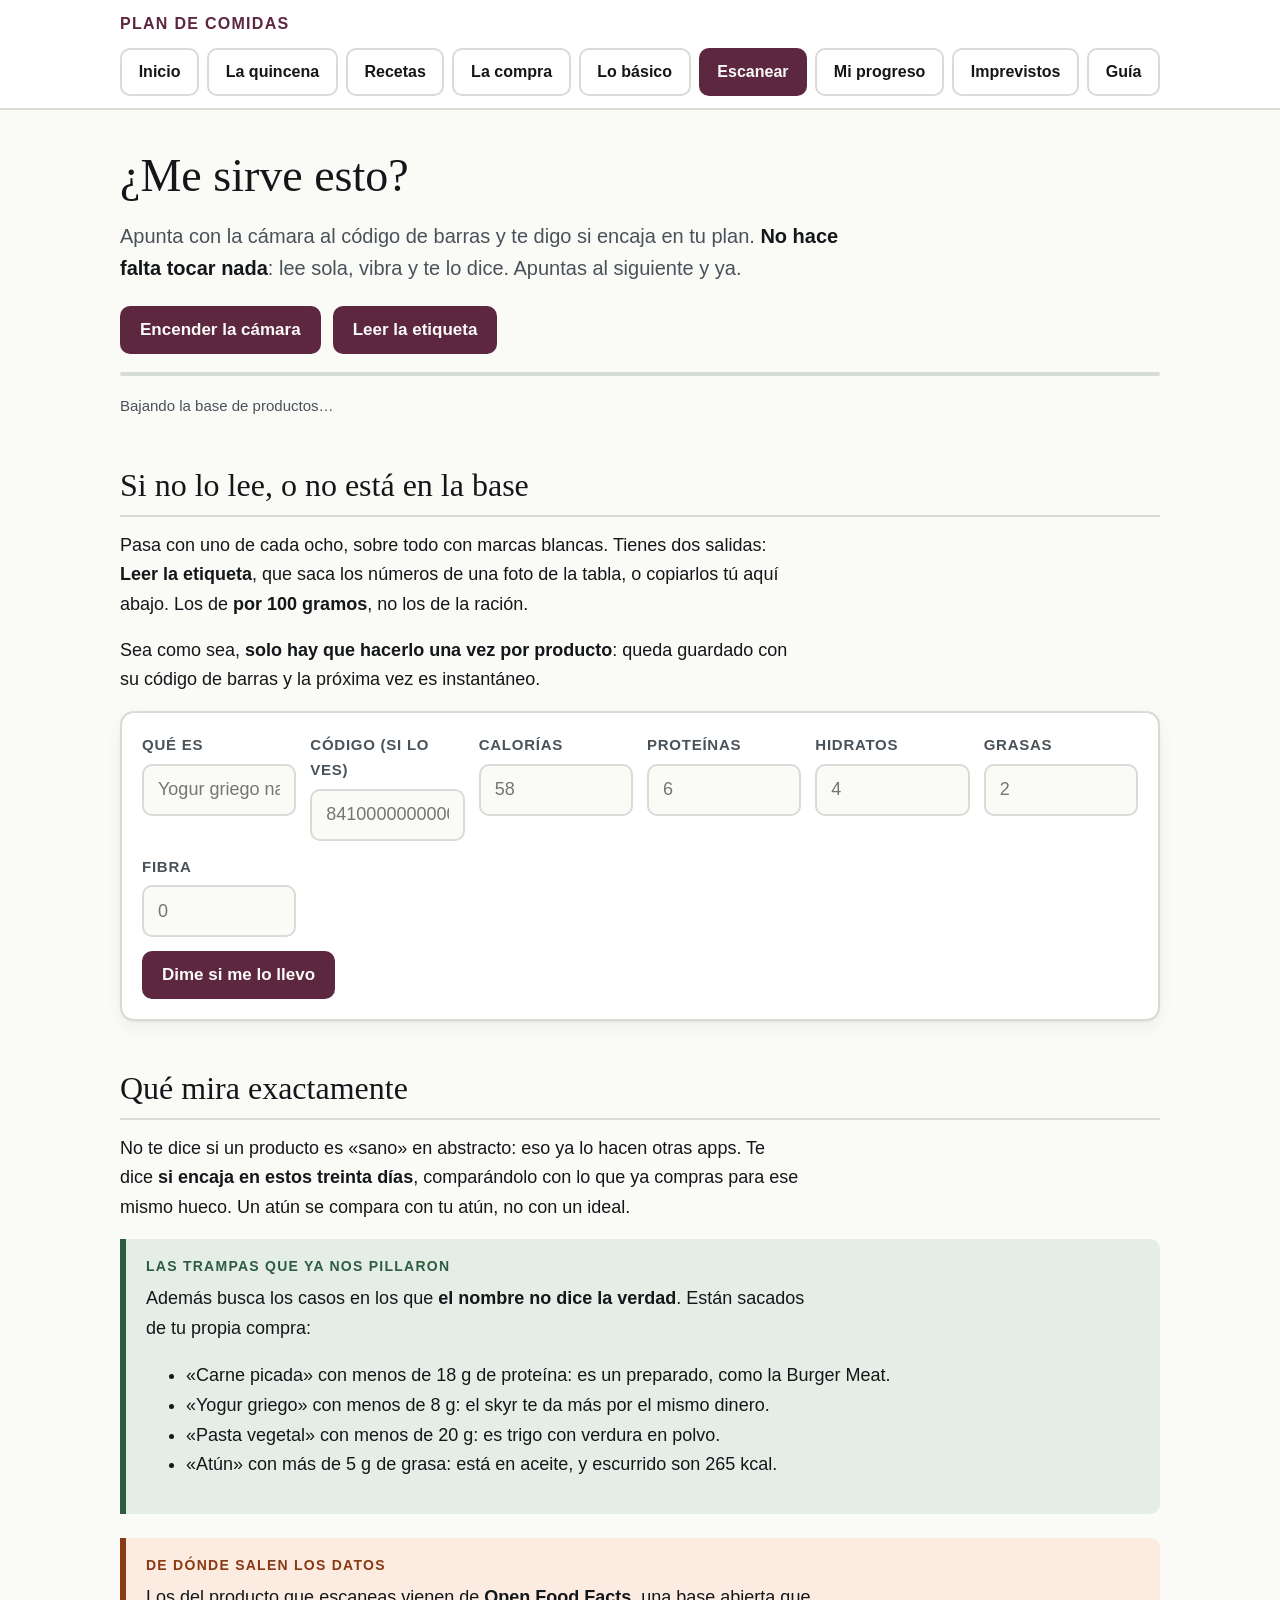
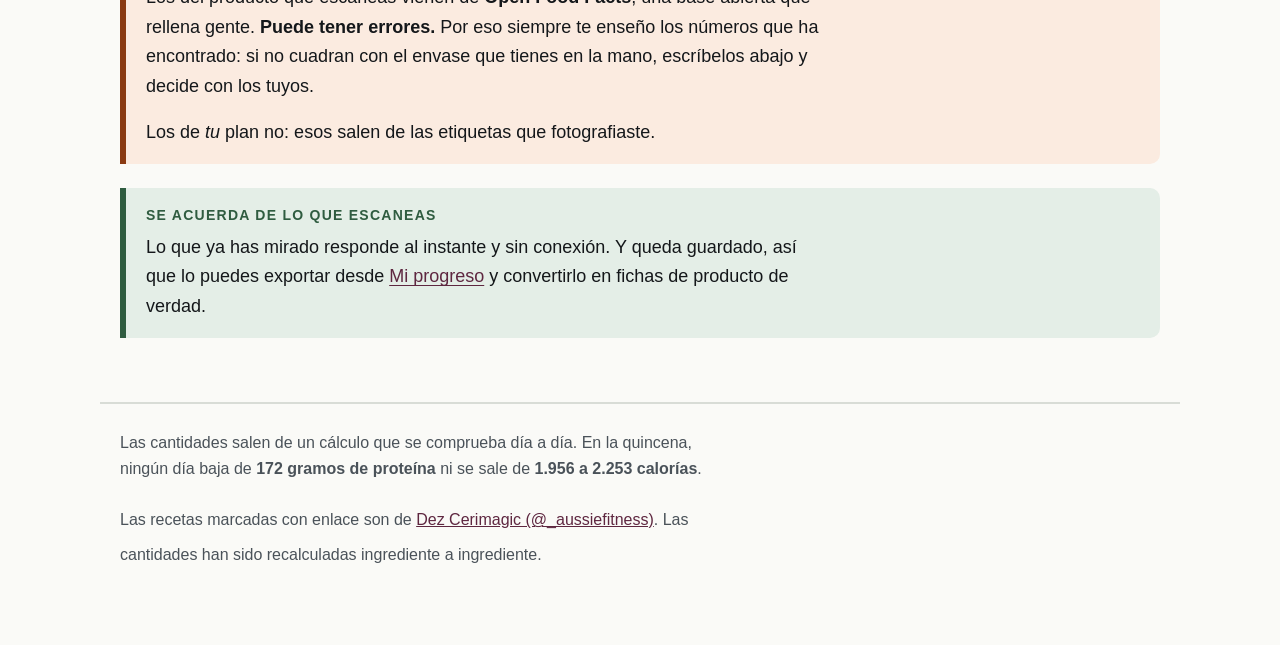
<file: escanear.html>
<!doctype html>
<html lang="es">
<head>
<meta charset="utf-8">
<meta name="viewport" content="width=device-width, initial-scale=1">
<meta name="robots" content="noindex, nofollow">
<meta name="description" content="Apunta al código de barras en el súper y te digo si ese producto encaja en tu plan.">
<link rel="canonical" href="https://victorianotena.github.io/plan-comidas-30-dias/escanear.html">
<meta property="og:type" content="website">
<meta property="og:title" content="Escanear · Plan de comidas">
<meta property="og:description" content="Apunta al código de barras en el súper y te digo si ese producto encaja en tu plan.">
<meta property="og:url" content="https://victorianotena.github.io/plan-comidas-30-dias/escanear.html">
<meta property="og:image" content="https://victorianotena.github.io/plan-comidas-30-dias/icono-512.png">
<meta name="twitter:card" content="summary">
<meta name="theme-color" media="(prefers-color-scheme: light)" content="#5E2740">
<meta name="theme-color" media="(prefers-color-scheme: dark)" content="#0F1211">
<title>Escanear · Plan de comidas</title>
<link rel="stylesheet" href="estilo.css?v=3031f5ab">
<link rel="manifest" href="manifest.json?v=3031f5ab">
<link rel="icon" href="favicon.png" sizes="64x64">
<link rel="apple-touch-icon" href="icono-apple.png">
<meta name="apple-mobile-web-app-capable" content="yes">
<meta name="apple-mobile-web-app-status-bar-style" content="black-translucent">
<meta name="apple-mobile-web-app-title" content="Plan de comidas">
</head>
<body>
<a class="saltar" href="#principal">Saltar al contenido</a>
<header class="cab">
  <div class="contenido">
    <div class="barra">
      <p class="marca"><a href="index.html">Plan de comidas</a></p>
      <button type="button" class="btn-menu" id="btnMenu" aria-expanded="false" aria-controls="menuPrincipal">
        <span class="rayas" aria-hidden="true"><span></span><span></span><span></span></span>
        <span class="btn-menu-txt">Menú</span>
      </button>
    </div>
    <nav class="menu" id="menuPrincipal" aria-label="Secciones"><a href="index.html">Inicio</a><a href="plan.html">La quincena</a><a href="recetas.html">Recetas</a><a href="compra.html">La compra</a><a href="basicos.html">Lo básico</a><a href="escanear.html" aria-current="page" class="actual">Escanear</a><a href="progreso.html">Mi progreso</a><a href="imprevistos.html">Imprevistos</a><a href="guia.html">Guía</a></nav>
  </div>
</header>
<main id="principal" class="contenido">
<h1>¿Me sirve esto?</h1>
<p class="entrada">Apunta con la cámara al código de barras y te digo si encaja en tu plan. <strong>No hace falta tocar nada</strong>: lee sola, vibra y te lo dice. Apuntas al siguiente y ya.</p>
<div id="escaner">
<p id="escanerCargando" class="entrada">Cargando los datos del plan…</p>
<div class="escaner-barra"><button type="button" class="enlace-video" id="btnCamara" disabled style="border:none;cursor:pointer">Encender la cámara</button><button type="button" class="enlace-video" id="btnEtiqueta" disabled style="border:none;cursor:pointer">Leer la etiqueta</button><p id="estadoEscaner" role="status" aria-live="polite"></p></div>
<input type="file" id="fotoEtiqueta" accept="image/*" capture="environment" aria-label="Foto de la tabla nutricional" hidden>
<div class="escaner-caja"><video id="camara" playsinline muted hidden></video></div>
<div id="veredicto" role="status" aria-live="polite" hidden></div>
<label class="sr-solo" for="paisBase">Dónde compras</label>
<select id="paisBase" class="pais-base" hidden></select>
<p id="estadoBase" class="nota-base"></p>
<h2>Si no lo lee, o no está en la base</h2>
<p>Pasa con uno de cada ocho, sobre todo con marcas blancas. Tienes dos salidas: <strong>Leer la etiqueta</strong>, que saca los números de una foto de la tabla, o copiarlos tú aquí abajo. Los de <strong>por 100 gramos</strong>, no los de la ración.</p>
<p>Sea como sea, <strong>solo hay que hacerlo una vez por producto</strong>: queda guardado con su código de barras y la próxima vez es instantáneo.</p>
<form id="formManual" class="tarjeta">
<div class="form-escaner"><div class="campo"><label for="mNombre">Qué es</label><input type="text" id="mNombre" placeholder="Yogur griego natural"></div><div class="campo"><label for="mCodigo">Código (si lo ves)</label><input type="text" id="mCodigo" inputmode="numeric" placeholder="8410000000000"></div><div class="campo"><label for="mKcal">Calorías</label><input type="text" id="mKcal" inputmode="decimal" placeholder="58" required></div><div class="campo"><label for="mProt">Proteínas</label><input type="text" id="mProt" inputmode="decimal" placeholder="6" required></div><div class="campo"><label for="mHc">Hidratos</label><input type="text" id="mHc" inputmode="decimal" placeholder="4"></div><div class="campo"><label for="mGrasa">Grasas</label><input type="text" id="mGrasa" inputmode="decimal" placeholder="2"></div><div class="campo"><label for="mFibra">Fibra</label><input type="text" id="mFibra" inputmode="decimal" placeholder="0"></div></div>
<button type="submit" class="enlace-video" style="border:none;cursor:pointer;margin-top:14px">Dime si me lo llevo</button>
</form>
</div>
<h2>Qué mira exactamente</h2>
<p>No te dice si un producto es «sano» en abstracto: eso ya lo hacen otras apps. Te dice <strong>si encaja en estos treinta días</strong>, comparándolo con lo que ya compras para ese mismo hueco. Un atún se compara con tu atún, no con un ideal.</p>
<div class="aviso"><span class="et">Las trampas que ya nos pillaron</span><p>Además busca los casos en los que <strong>el nombre no dice la verdad</strong>. Están sacados de tu propia compra:</p><ul><li>«Carne picada» con menos de 18&nbsp;g de proteína: es un preparado, como la Burger Meat.</li><li>«Yogur griego» con menos de 8&nbsp;g: el skyr te da más por el mismo dinero.</li><li>«Pasta vegetal» con menos de 20&nbsp;g: es trigo con verdura en polvo.</li><li>«Atún» con más de 5&nbsp;g de grasa: está en aceite, y escurrido son 265&nbsp;kcal.</li></ul></div>
<div class="aviso atencion"><span class="et">De dónde salen los datos</span><p>Los del producto que escaneas vienen de <strong>Open Food Facts</strong>, una base abierta que rellena gente. <strong>Puede tener errores.</strong> Por eso siempre te enseño los números que ha encontrado: si no cuadran con el envase que tienes en la mano, escríbelos abajo y decide con los tuyos.</p><p>Los de <em>tu</em> plan no: esos salen de las etiquetas que fotografiaste.</p></div>
<div class="aviso"><span class="et">Se acuerda de lo que escaneas</span><p>Lo que ya has mirado responde al instante y sin conexión. Y queda guardado, así que lo puedes exportar desde <a href="progreso.html#copia">Mi progreso</a> y convertirlo en fichas de producto de verdad.</p></div>
</main>
<footer class="pie contenido">
  <p>Las cantidades salen de un cálculo que se comprueba día a día. En la quincena,
  ningún día baja de <strong>172 gramos de proteína</strong> ni se sale de
  <strong>1.956 a 2.253 calorías</strong>.</p>
  <p>Las recetas marcadas con enlace son de <a href="https://www.instagram.com/_aussiefitness/"
  rel="noopener">Dez Cerimagic (@_aussiefitness)</a>. Las cantidades han sido recalculadas
  ingrediente a ingrediente.</p>
</footer>
<button type="button" class="arriba" id="btnArriba" aria-label="Volver arriba">&#8593;</button>
<script src="app.js?v=3031f5ab"></script>
</body>
</html>
</file>
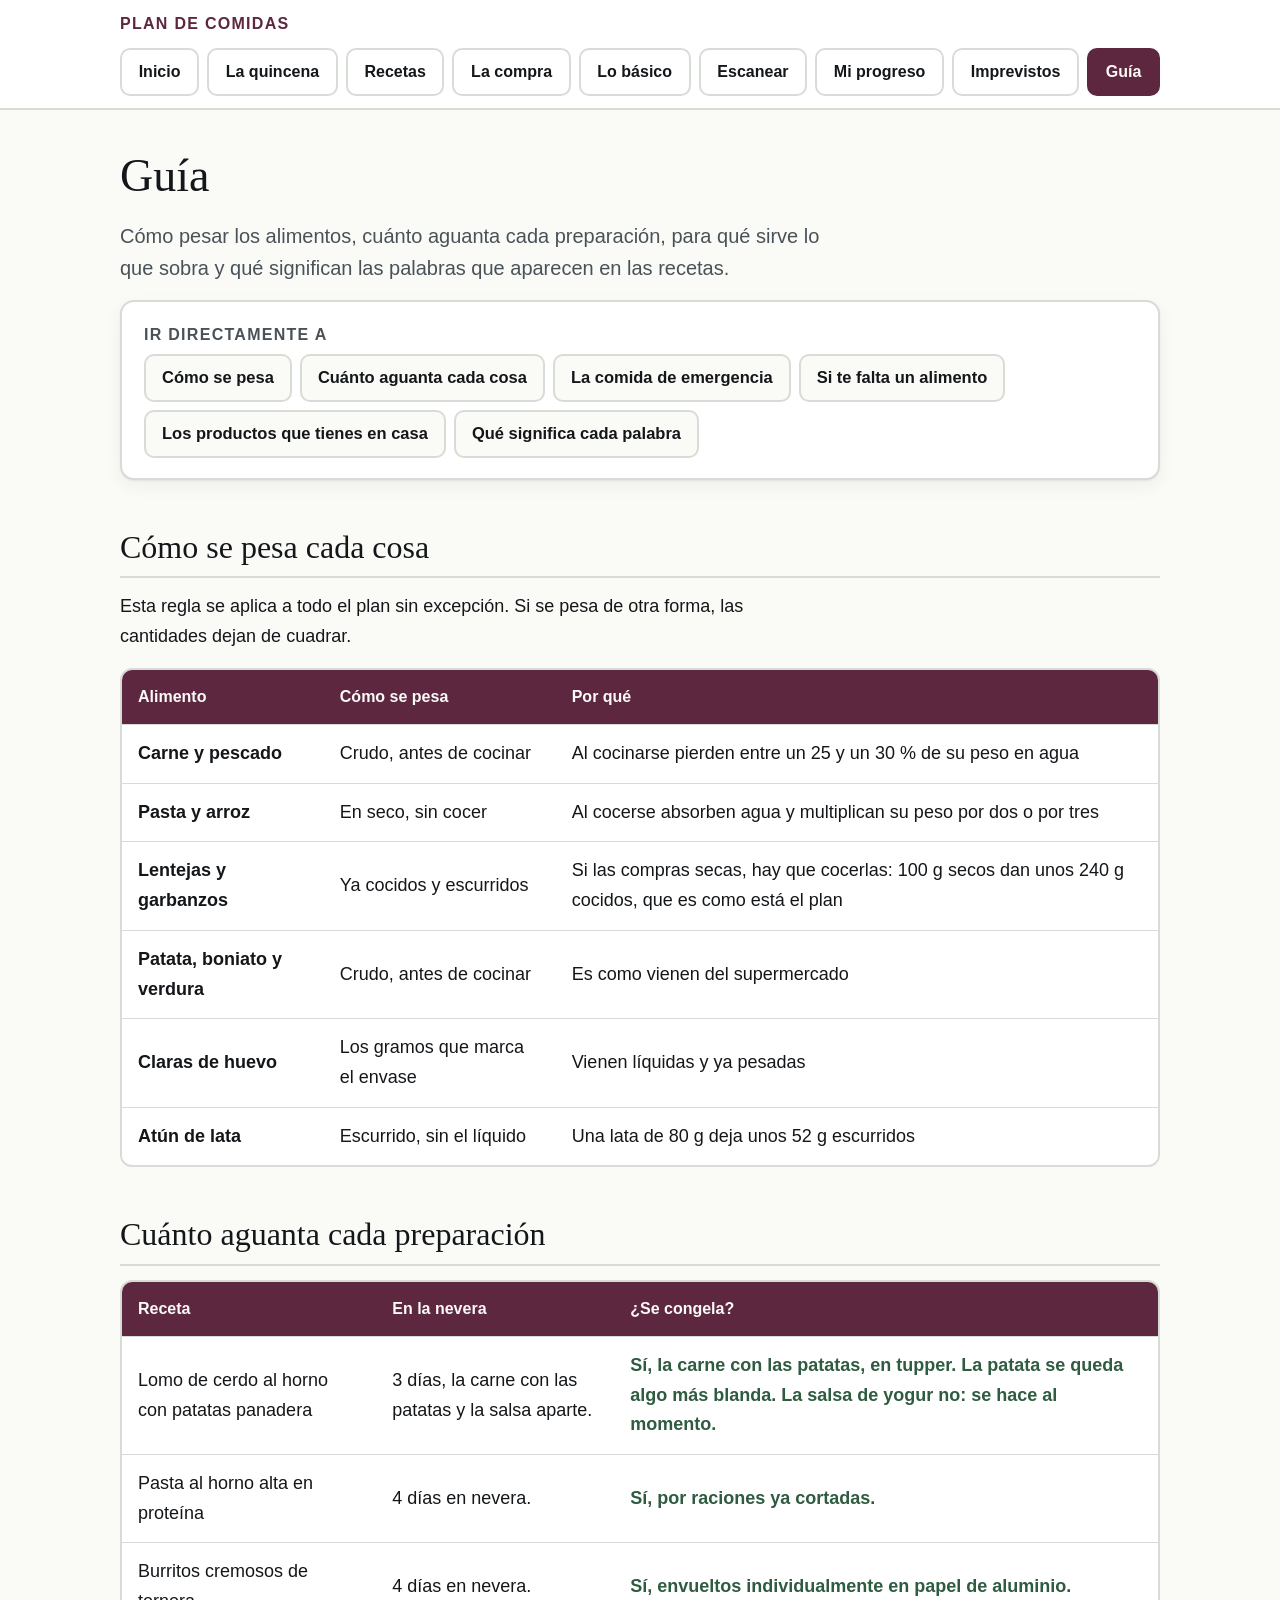
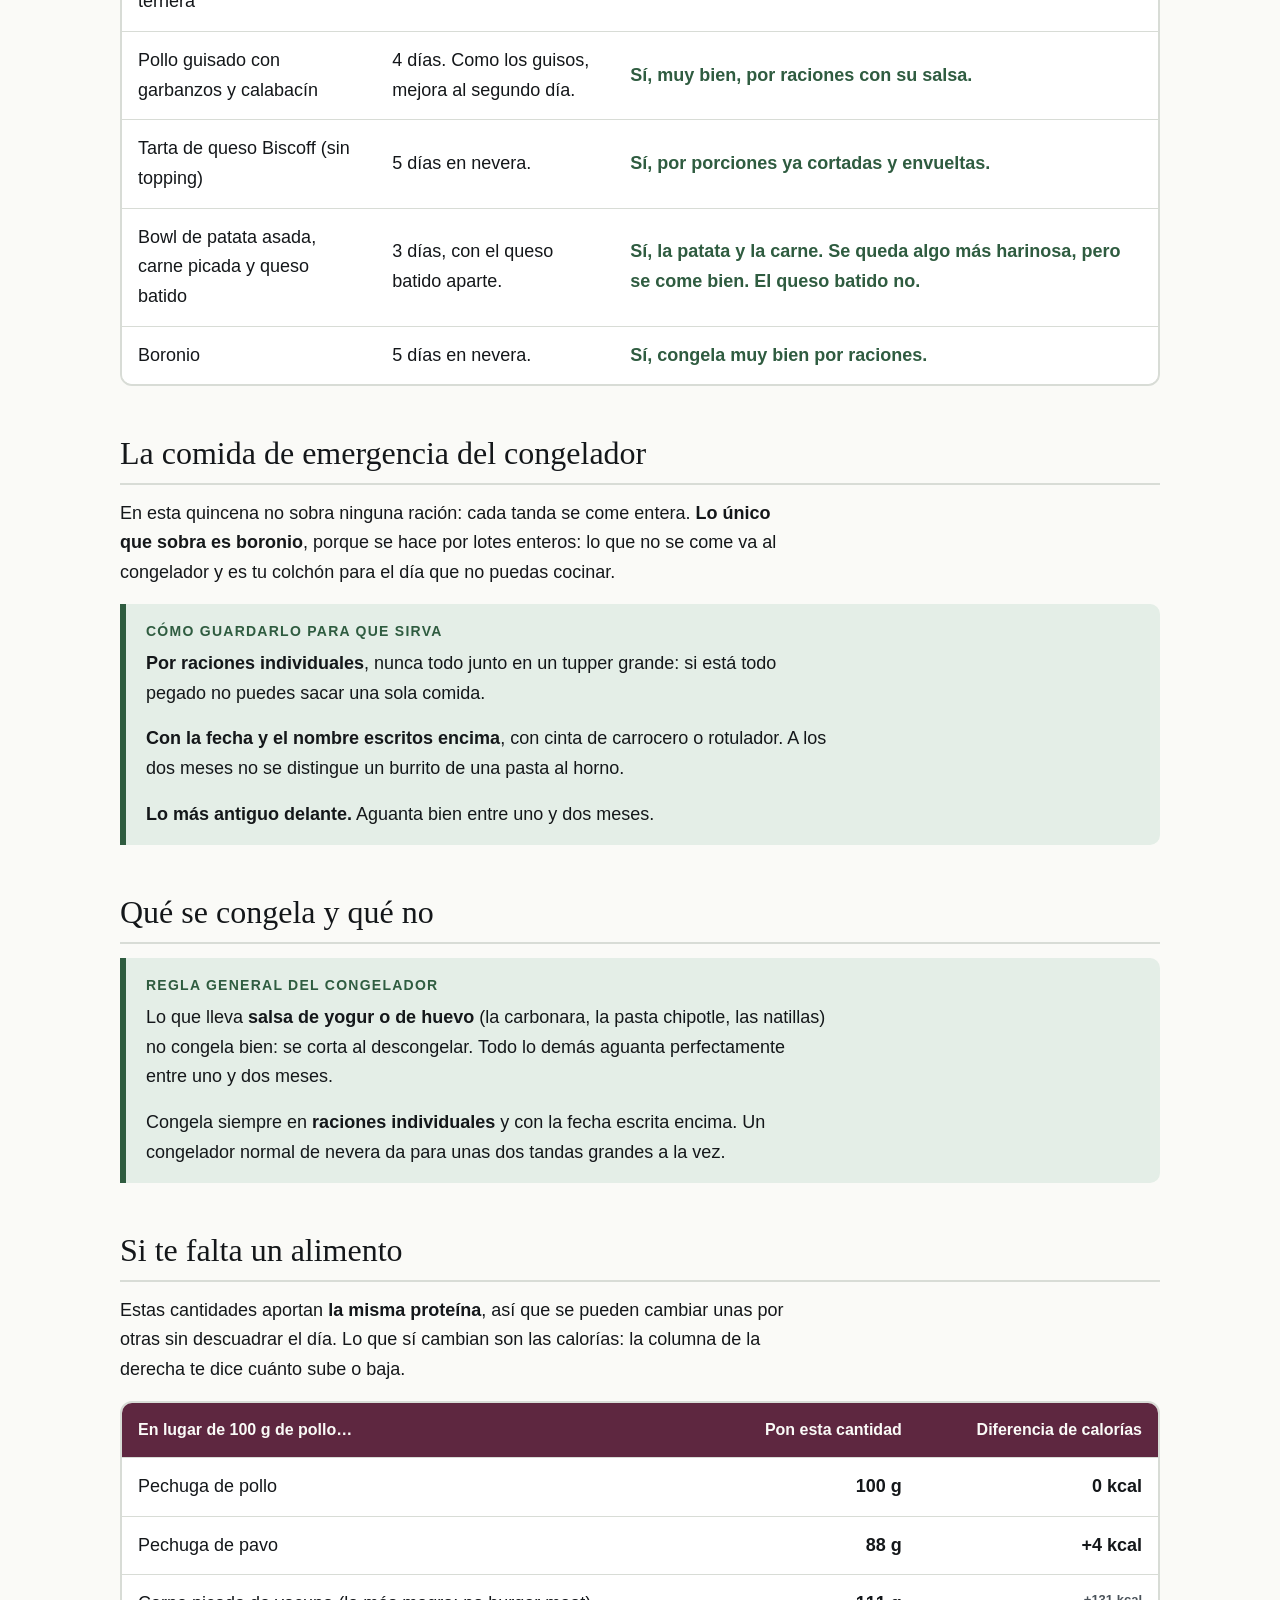
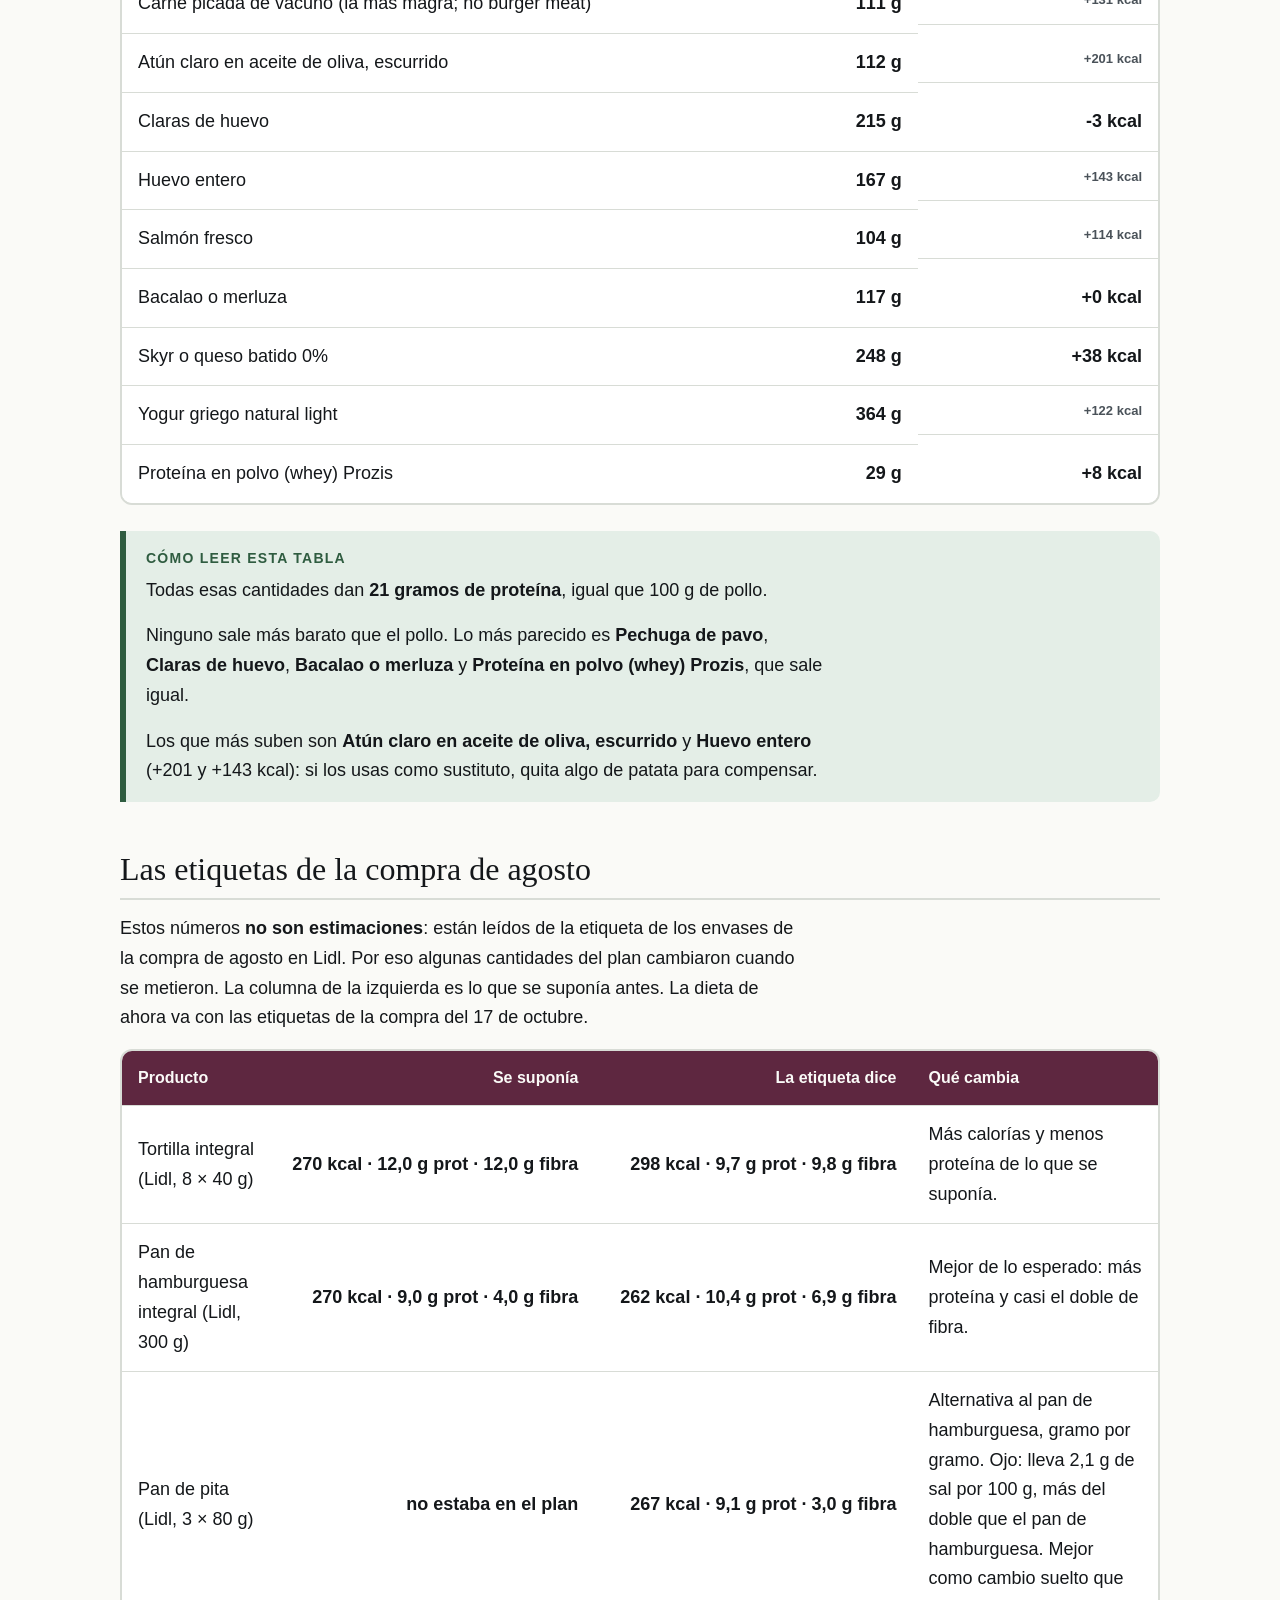
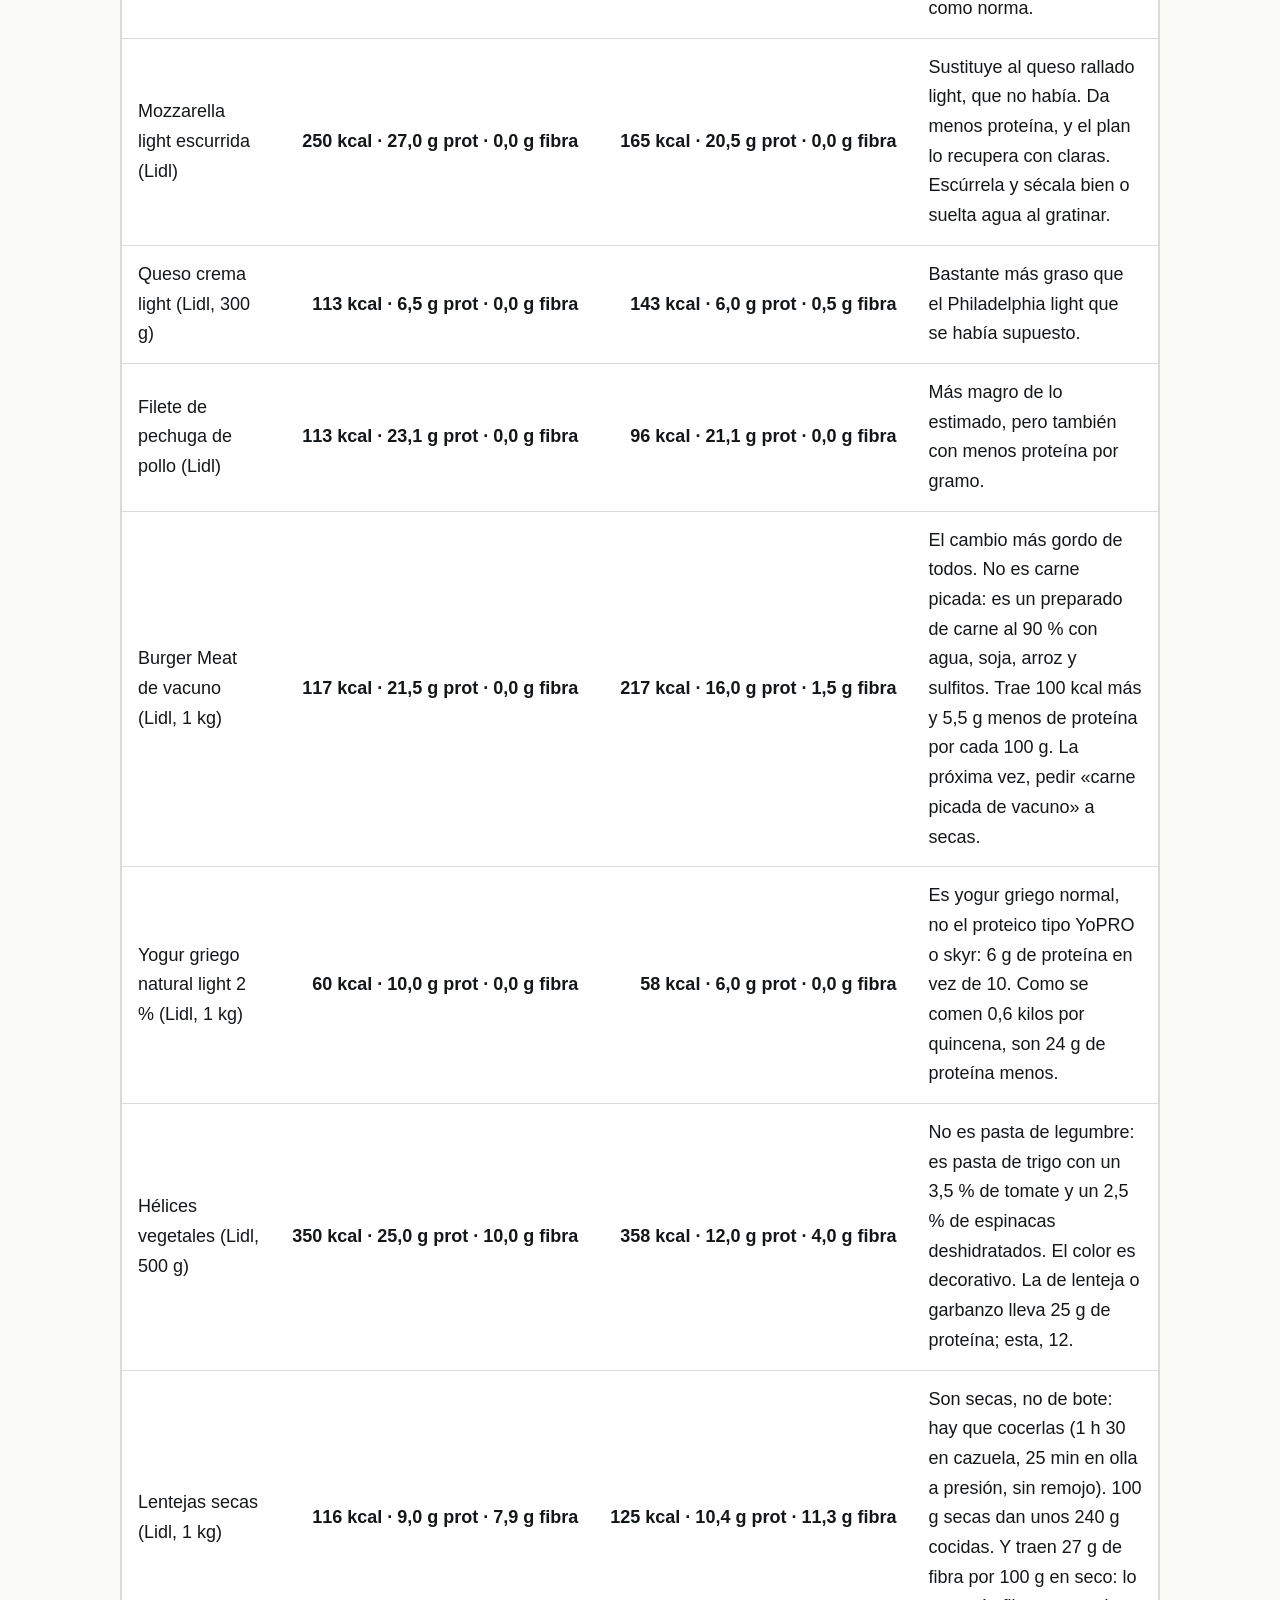
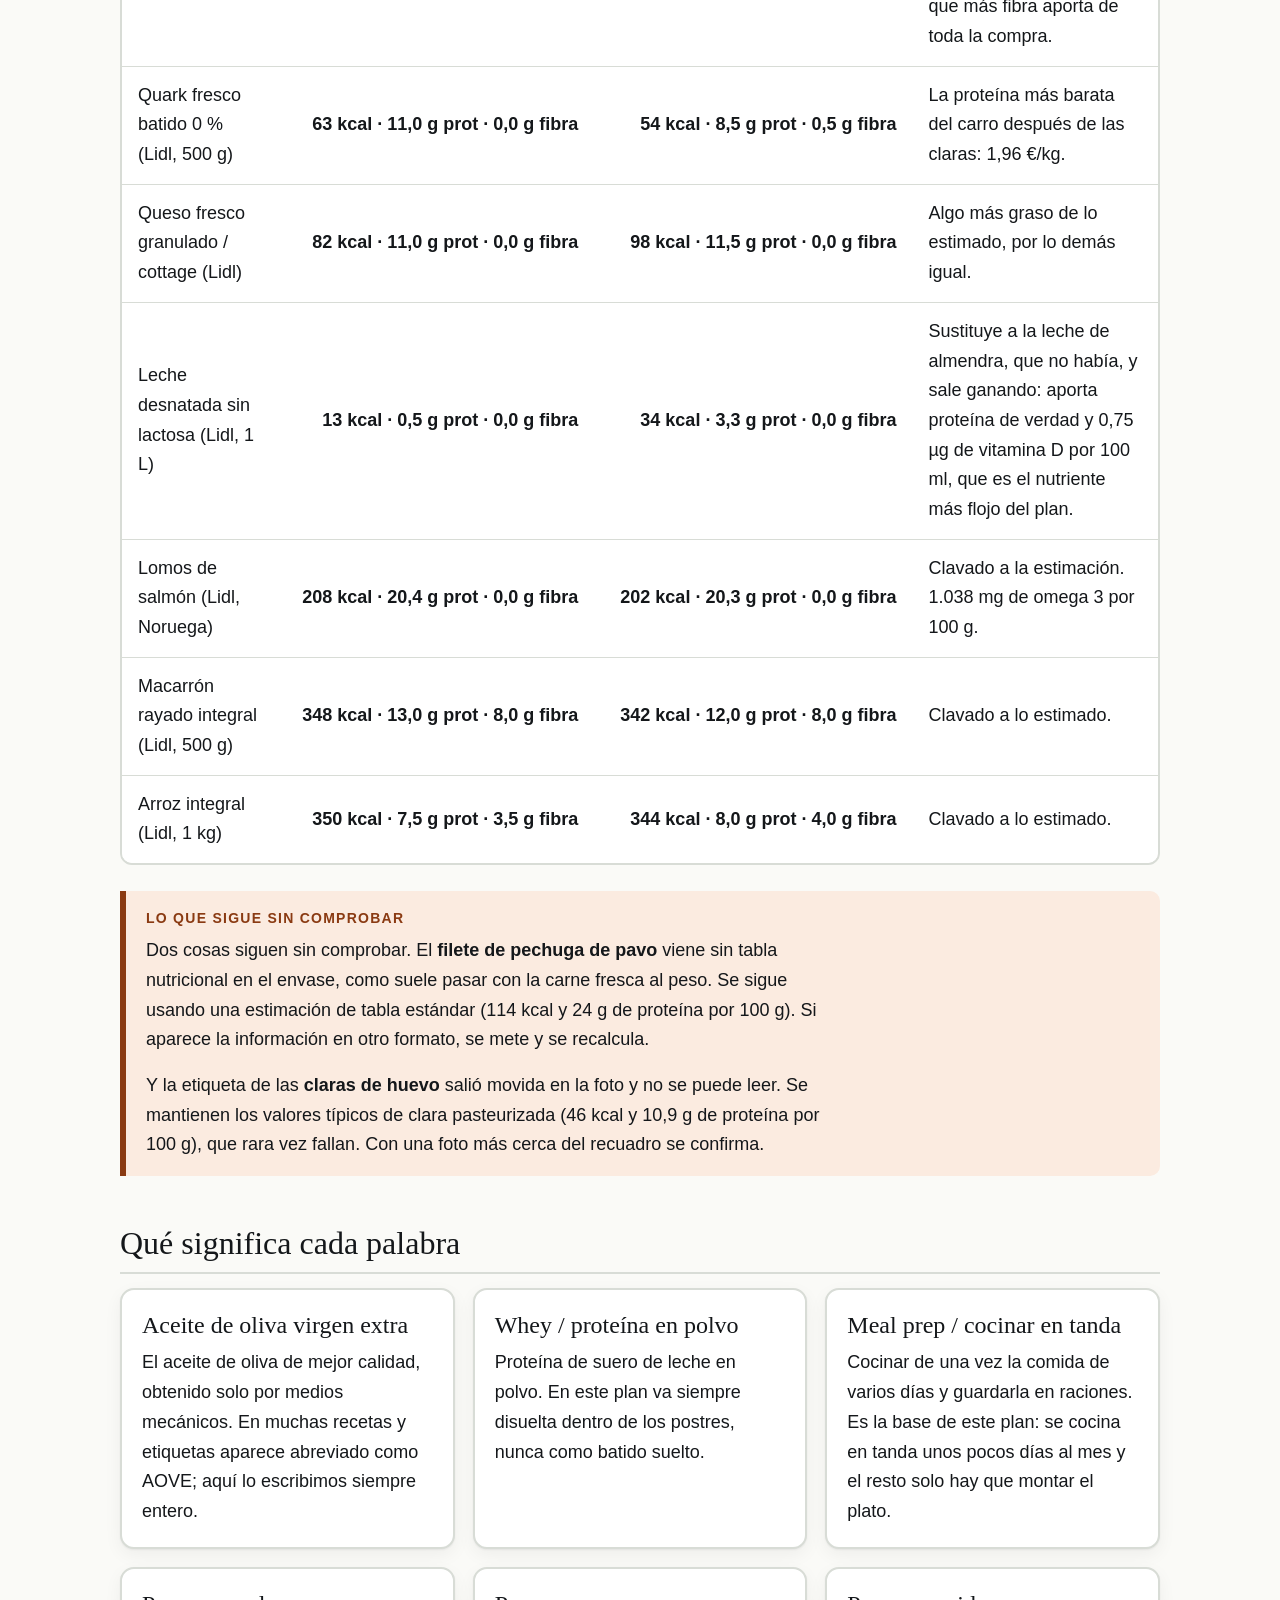
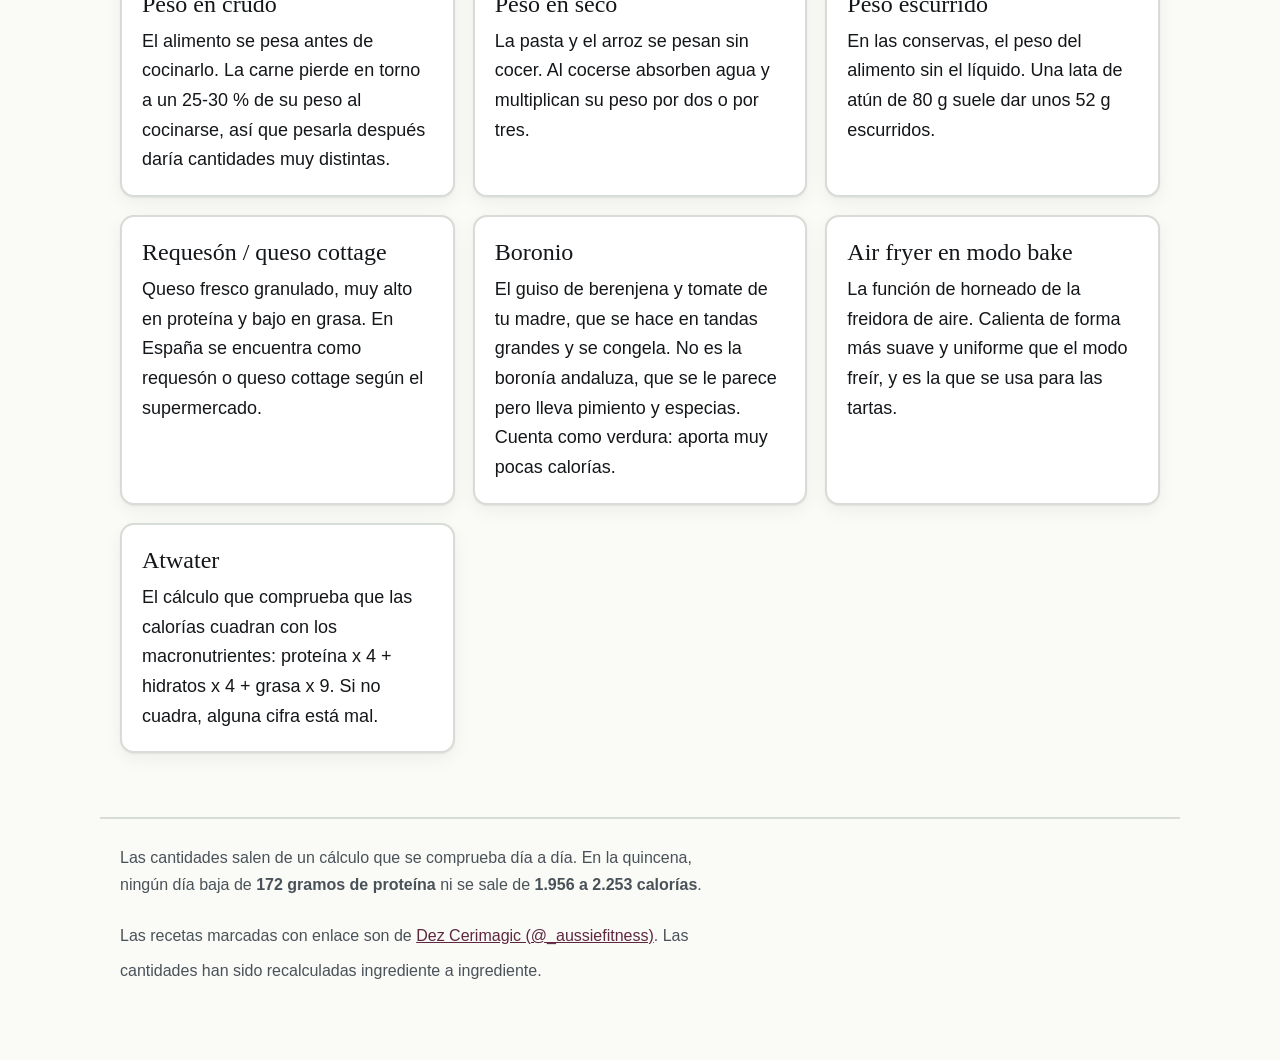
<file: guia.html>
<!doctype html>
<html lang="es">
<head>
<meta charset="utf-8">
<meta name="viewport" content="width=device-width, initial-scale=1">
<meta name="robots" content="noindex, nofollow">
<meta name="description" content="Cómo pesar los alimentos, cuánto aguantan y qué significa cada palabra.">
<link rel="canonical" href="https://victorianotena.github.io/plan-comidas-30-dias/guia.html">
<meta property="og:type" content="website">
<meta property="og:title" content="Guía · Plan de comidas">
<meta property="og:description" content="Cómo pesar los alimentos, cuánto aguantan y qué significa cada palabra.">
<meta property="og:url" content="https://victorianotena.github.io/plan-comidas-30-dias/guia.html">
<meta property="og:image" content="https://victorianotena.github.io/plan-comidas-30-dias/icono-512.png">
<meta name="twitter:card" content="summary">
<meta name="theme-color" media="(prefers-color-scheme: light)" content="#5E2740">
<meta name="theme-color" media="(prefers-color-scheme: dark)" content="#0F1211">
<title>Guía · Plan de comidas</title>
<link rel="stylesheet" href="estilo.css?v=3031f5ab">
<link rel="manifest" href="manifest.json?v=3031f5ab">
<link rel="icon" href="favicon.png" sizes="64x64">
<link rel="apple-touch-icon" href="icono-apple.png">
<meta name="apple-mobile-web-app-capable" content="yes">
<meta name="apple-mobile-web-app-status-bar-style" content="black-translucent">
<meta name="apple-mobile-web-app-title" content="Plan de comidas">
</head>
<body>
<a class="saltar" href="#principal">Saltar al contenido</a>
<header class="cab">
  <div class="contenido">
    <div class="barra">
      <p class="marca"><a href="index.html">Plan de comidas</a></p>
      <button type="button" class="btn-menu" id="btnMenu" aria-expanded="false" aria-controls="menuPrincipal">
        <span class="rayas" aria-hidden="true"><span></span><span></span><span></span></span>
        <span class="btn-menu-txt">Menú</span>
      </button>
    </div>
    <nav class="menu" id="menuPrincipal" aria-label="Secciones"><a href="index.html">Inicio</a><a href="plan.html">La quincena</a><a href="recetas.html">Recetas</a><a href="compra.html">La compra</a><a href="basicos.html">Lo básico</a><a href="escanear.html">Escanear</a><a href="progreso.html">Mi progreso</a><a href="imprevistos.html">Imprevistos</a><a href="guia.html" aria-current="page" class="actual">Guía</a></nav>
  </div>
</header>
<main id="principal" class="contenido">
<h1>Guía</h1>
<p class="entrada">Cómo pesar los alimentos, cuánto aguanta cada preparación, para qué sirve lo que sobra y qué significan las palabras que aparecen en las recetas.</p>
<nav class="indice-recetas" aria-label="Índice"><p class="etiqueta" style="margin-top:0">Ir directamente a</p><ul class="chips"><li><a href="#pesar">Cómo se pesa</a></li><li><a href="#aguanta">Cuánto aguanta cada cosa</a></li><li><a href="#emergencia">La comida de emergencia</a></li><li><a href="#sustituir">Si te falta un alimento</a></li><li><a href="#etiquetas">Los productos que tienes en casa</a></li><li><a href="#palabras">Qué significa cada palabra</a></li></ul></nav>
<h2 id="pesar">Cómo se pesa cada cosa</h2>
<p>Esta regla se aplica a todo el plan sin excepción. Si se pesa de otra forma, las cantidades dejan de cuadrar.</p>
<div class="tabla-caja"><table><thead><tr><th>Alimento</th><th>Cómo se pesa</th><th>Por qué</th></tr></thead><tbody>
<tr><td><strong>Carne y pescado</strong></td><td>Crudo, antes de cocinar</td><td>Al cocinarse pierden entre un 25 y un 30 % de su peso en agua</td></tr>
<tr><td><strong>Pasta y arroz</strong></td><td>En seco, sin cocer</td><td>Al cocerse absorben agua y multiplican su peso por dos o por tres</td></tr>
<tr><td><strong>Lentejas y garbanzos</strong></td><td>Ya cocidos y escurridos</td><td>Si las compras secas, hay que cocerlas: 100 g secos dan unos 240 g cocidos, que es como está el plan</td></tr>
<tr><td><strong>Patata, boniato y verdura</strong></td><td>Crudo, antes de cocinar</td><td>Es como vienen del supermercado</td></tr>
<tr><td><strong>Claras de huevo</strong></td><td>Los gramos que marca el envase</td><td>Vienen líquidas y ya pesadas</td></tr>
<tr><td><strong>Atún de lata</strong></td><td>Escurrido, sin el líquido</td><td>Una lata de 80 g deja unos 52 g escurridos</td></tr>
</tbody></table></div>
<h2 id="aguanta">Cuánto aguanta cada preparación</h2>
<div class="tabla-caja"><table><thead><tr><th>Receta</th><th>En la nevera</th><th>¿Se congela?</th></tr></thead><tbody>
<tr><td>Lomo de cerdo al horno con patatas panadera</td><td>3 días, la carne con las patatas y la salsa aparte.</td><td class="ok">Sí, la carne con las patatas, en tupper. La patata se queda algo más blanda. La salsa de yogur no: se hace al momento.</td></tr>
<tr><td>Pasta al horno alta en proteína</td><td>4 días en nevera.</td><td class="ok">Sí, por raciones ya cortadas.</td></tr>
<tr><td>Burritos cremosos de ternera</td><td>4 días en nevera.</td><td class="ok">Sí, envueltos individualmente en papel de aluminio.</td></tr>
<tr><td>Pollo guisado con garbanzos y calabacín</td><td>4 días. Como los guisos, mejora al segundo día.</td><td class="ok">Sí, muy bien, por raciones con su salsa.</td></tr>
<tr><td>Tarta de queso Biscoff (sin topping)</td><td>5 días en nevera.</td><td class="ok">Sí, por porciones ya cortadas y envueltas.</td></tr>
<tr><td>Bowl de patata asada, carne picada y queso batido</td><td>3 días, con el queso batido aparte.</td><td class="ok">Sí, la patata y la carne. Se queda algo más harinosa, pero se come bien. El queso batido no.</td></tr>
<tr><td>Boronio</td><td>5 días en nevera.</td><td class="ok">Sí, congela muy bien por raciones.</td></tr>
</tbody></table></div>
<h2 id="emergencia">La comida de emergencia del congelador</h2>
<p>En esta quincena no sobra ninguna ración: cada tanda se come entera. <strong>Lo único que sobra es boronio</strong>, porque se hace por lotes enteros: lo que no se come va al congelador y es tu colchón para el día que no puedas cocinar.</p>
<div class="aviso"><span class="et">Cómo guardarlo para que sirva</span><p><strong>Por raciones individuales</strong>, nunca todo junto en un tupper grande: si está todo pegado no puedes sacar una sola comida.</p><p><strong>Con la fecha y el nombre escritos encima</strong>, con cinta de carrocero o rotulador. A los dos meses no se distingue un burrito de una pasta al horno.</p><p><strong>Lo más antiguo delante.</strong> Aguanta bien entre uno y dos meses.</p></div>
<h2>Qué se congela y qué no</h2>
<div class="aviso"><span class="et">Regla general del congelador</span><p>Lo que lleva <strong>salsa de yogur o de huevo</strong> (la carbonara, la pasta chipotle, las natillas) no congela bien: se corta al descongelar. Todo lo demás aguanta perfectamente entre uno y dos meses.</p><p>Congela siempre en <strong>raciones individuales</strong> y con la fecha escrita encima. Un congelador normal de nevera da para unas dos tandas grandes a la vez.</p></div>
<h2 id="sustituir">Si te falta un alimento</h2>
<p>Estas cantidades aportan <strong>la misma proteína</strong>, así que se pueden cambiar unas por otras sin descuadrar el día. Lo que sí cambian son las calorías: la columna de la derecha te dice cuánto sube o baja.</p>
<div class="tabla-caja"><table><thead><tr><th>En lugar de 100 g de pollo…</th><th style="text-align:right">Pon esta cantidad</th><th style="text-align:right">Diferencia de calorías</th></tr></thead><tbody>
<tr><td>Pechuga de pollo</td><td class="num">100 g</td><td class="num ">0 kcal</td></tr>
<tr><td>Pechuga de pavo</td><td class="num">88 g</td><td class="num ">+4 kcal</td></tr>
<tr><td>Carne picada de vacuno (la más magra; no burger meat)</td><td class="num">111 g</td><td class="num ojo">+131 kcal</td></tr>
<tr><td>Atún claro en aceite de oliva, escurrido</td><td class="num">112 g</td><td class="num ojo">+201 kcal</td></tr>
<tr><td>Claras de huevo</td><td class="num">215 g</td><td class="num ">-3 kcal</td></tr>
<tr><td>Huevo entero</td><td class="num">167 g</td><td class="num ojo">+143 kcal</td></tr>
<tr><td>Salmón fresco</td><td class="num">104 g</td><td class="num ojo">+114 kcal</td></tr>
<tr><td>Bacalao o merluza</td><td class="num">117 g</td><td class="num ">+0 kcal</td></tr>
<tr><td>Skyr o queso batido 0%</td><td class="num">248 g</td><td class="num ">+38 kcal</td></tr>
<tr><td>Yogur griego natural light</td><td class="num">364 g</td><td class="num ojo">+122 kcal</td></tr>
<tr><td>Proteína en polvo (whey) Prozis</td><td class="num">29 g</td><td class="num ">+8 kcal</td></tr>
</tbody></table></div>
<div class="aviso"><span class="et">Cómo leer esta tabla</span><p>Todas esas cantidades dan <strong>21 gramos de proteína</strong>, igual que 100 g de pollo.</p><p>Ninguno sale más barato que el pollo. Lo más parecido es <strong>Pechuga de pavo</strong>, <strong>Claras de huevo</strong>, <strong>Bacalao o merluza</strong> y <strong>Proteína en polvo (whey) Prozis</strong>, que sale igual.</p><p>Los que más suben son <strong>Atún claro en aceite de oliva, escurrido</strong> y <strong>Huevo entero</strong> (+201 y +143 kcal): si los usas como sustituto, quita algo de patata para compensar.</p></div>
<h2 id="etiquetas">Las etiquetas de la compra de agosto</h2>
<p>Estos números <strong>no son estimaciones</strong>: están leídos de la etiqueta de los envases de la compra de agosto en Lidl. Por eso algunas cantidades del plan cambiaron cuando se metieron. La columna de la izquierda es lo que se suponía antes. La dieta de ahora va con las etiquetas de la compra del 17 de octubre.</p>
<div class="tabla-caja"><table><thead><tr><th>Producto</th><th style="text-align:right">Se suponía</th><th style="text-align:right">La etiqueta dice</th><th>Qué cambia</th></tr></thead><tbody>
<tr><td>Tortilla integral (Lidl, 8 × 40 g)</td><td class="num">270 kcal · 12,0 g prot · 12,0 g fibra</td><td class="num">298 kcal · 9,7 g prot · 9,8 g fibra</td><td>Más calorías y menos proteína de lo que se suponía.</td></tr>
<tr><td>Pan de hamburguesa integral (Lidl, 300 g)</td><td class="num">270 kcal · 9,0 g prot · 4,0 g fibra</td><td class="num">262 kcal · 10,4 g prot · 6,9 g fibra</td><td>Mejor de lo esperado: más proteína y casi el doble de fibra.</td></tr>
<tr><td>Pan de pita (Lidl, 3 × 80 g)</td><td class="num">no estaba en el plan</td><td class="num">267 kcal · 9,1 g prot · 3,0 g fibra</td><td>Alternativa al pan de hamburguesa, gramo por gramo. Ojo: lleva 2,1 g de sal por 100 g, más del doble que el pan de hamburguesa. Mejor como cambio suelto que como norma.</td></tr>
<tr><td>Mozzarella light escurrida (Lidl)</td><td class="num">250 kcal · 27,0 g prot · 0,0 g fibra</td><td class="num">165 kcal · 20,5 g prot · 0,0 g fibra</td><td>Sustituye al queso rallado light, que no había. Da menos proteína, y el plan lo recupera con claras. Escúrrela y sécala bien o suelta agua al gratinar.</td></tr>
<tr><td>Queso crema light (Lidl, 300 g)</td><td class="num">113 kcal · 6,5 g prot · 0,0 g fibra</td><td class="num">143 kcal · 6,0 g prot · 0,5 g fibra</td><td>Bastante más graso que el Philadelphia light que se había supuesto.</td></tr>
<tr><td>Filete de pechuga de pollo (Lidl)</td><td class="num">113 kcal · 23,1 g prot · 0,0 g fibra</td><td class="num">96 kcal · 21,1 g prot · 0,0 g fibra</td><td>Más magro de lo estimado, pero también con menos proteína por gramo.</td></tr>
<tr><td>Burger Meat de vacuno (Lidl, 1 kg)</td><td class="num">117 kcal · 21,5 g prot · 0,0 g fibra</td><td class="num">217 kcal · 16,0 g prot · 1,5 g fibra</td><td>El cambio más gordo de todos. No es carne picada: es un preparado de carne al 90 % con agua, soja, arroz y sulfitos. Trae 100 kcal más y 5,5 g menos de proteína por cada 100 g. La próxima vez, pedir «carne picada de vacuno» a secas.</td></tr>
<tr><td>Yogur griego natural light 2 % (Lidl, 1 kg)</td><td class="num">60 kcal · 10,0 g prot · 0,0 g fibra</td><td class="num">58 kcal · 6,0 g prot · 0,0 g fibra</td><td>Es yogur griego normal, no el proteico tipo YoPRO o skyr: 6 g de proteína en vez de 10. Como se comen 0,6 kilos por quincena, son 24 g de proteína menos.</td></tr>
<tr><td>Hélices vegetales (Lidl, 500 g)</td><td class="num">350 kcal · 25,0 g prot · 10,0 g fibra</td><td class="num">358 kcal · 12,0 g prot · 4,0 g fibra</td><td>No es pasta de legumbre: es pasta de trigo con un 3,5 % de tomate y un 2,5 % de espinacas deshidratados. El color es decorativo. La de lenteja o garbanzo lleva 25 g de proteína; esta, 12.</td></tr>
<tr><td>Lentejas secas (Lidl, 1 kg)</td><td class="num">116 kcal · 9,0 g prot · 7,9 g fibra</td><td class="num">125 kcal · 10,4 g prot · 11,3 g fibra</td><td>Son secas, no de bote: hay que cocerlas (1 h 30 en cazuela, 25 min en olla a presión, sin remojo). 100 g secas dan unos 240 g cocidas. Y traen 27 g de fibra por 100 g en seco: lo que más fibra aporta de toda la compra.</td></tr>
<tr><td>Quark fresco batido 0 % (Lidl, 500 g)</td><td class="num">63 kcal · 11,0 g prot · 0,0 g fibra</td><td class="num">54 kcal · 8,5 g prot · 0,5 g fibra</td><td>La proteína más barata del carro después de las claras: 1,96 €/kg.</td></tr>
<tr><td>Queso fresco granulado / cottage (Lidl)</td><td class="num">82 kcal · 11,0 g prot · 0,0 g fibra</td><td class="num">98 kcal · 11,5 g prot · 0,0 g fibra</td><td>Algo más graso de lo estimado, por lo demás igual.</td></tr>
<tr><td>Leche desnatada sin lactosa (Lidl, 1 L)</td><td class="num">13 kcal · 0,5 g prot · 0,0 g fibra</td><td class="num">34 kcal · 3,3 g prot · 0,0 g fibra</td><td>Sustituye a la leche de almendra, que no había, y sale ganando: aporta proteína de verdad y 0,75 µg de vitamina D por 100 ml, que es el nutriente más flojo del plan.</td></tr>
<tr><td>Lomos de salmón (Lidl, Noruega)</td><td class="num">208 kcal · 20,4 g prot · 0,0 g fibra</td><td class="num">202 kcal · 20,3 g prot · 0,0 g fibra</td><td>Clavado a la estimación. 1.038 mg de omega 3 por 100 g.</td></tr>
<tr><td>Macarrón rayado integral (Lidl, 500 g)</td><td class="num">348 kcal · 13,0 g prot · 8,0 g fibra</td><td class="num">342 kcal · 12,0 g prot · 8,0 g fibra</td><td>Clavado a lo estimado.</td></tr>
<tr><td>Arroz integral (Lidl, 1 kg)</td><td class="num">350 kcal · 7,5 g prot · 3,5 g fibra</td><td class="num">344 kcal · 8,0 g prot · 4,0 g fibra</td><td>Clavado a lo estimado.</td></tr>
</tbody></table></div>
<p class="pista-desliza">Todos los valores son por 100 g de producto.</p>
<div class="aviso atencion"><span class="et">Lo que sigue sin comprobar</span><p>Dos cosas siguen sin comprobar. El <strong>filete de pechuga de pavo</strong> viene sin tabla nutricional en el envase, como suele pasar con la carne fresca al peso. Se sigue usando una estimación de tabla estándar (114 kcal y 24 g de proteína por 100 g). Si aparece la información en otro formato, se mete y se recalcula.</p><p>Y la etiqueta de las <strong>claras de huevo</strong> salió movida en la foto y no se puede leer. Se mantienen los valores típicos de clara pasteurizada (46 kcal y 10,9 g de proteína por 100 g), que rara vez fallan. Con una foto más cerca del recuadro se confirma.</p></div>
<h2 id="palabras">Qué significa cada palabra</h2>
<div class="rejilla">
<article class="tarjeta"><h3>Aceite de oliva virgen extra</h3><p style="margin:0">El aceite de oliva de mejor calidad, obtenido solo por medios mecánicos. En muchas recetas y etiquetas aparece abreviado como AOVE; aquí lo escribimos siempre entero.</p></article>
<article class="tarjeta"><h3>Whey / proteína en polvo</h3><p style="margin:0">Proteína de suero de leche en polvo. En este plan va siempre disuelta dentro de los postres, nunca como batido suelto.</p></article>
<article class="tarjeta"><h3>Meal prep / cocinar en tanda</h3><p style="margin:0">Cocinar de una vez la comida de varios días y guardarla en raciones. Es la base de este plan: se cocina en tanda unos pocos días al mes y el resto solo hay que montar el plato.</p></article>
<article class="tarjeta"><h3>Peso en crudo</h3><p style="margin:0">El alimento se pesa antes de cocinarlo. La carne pierde en torno a un 25-30 % de su peso al cocinarse, así que pesarla después daría cantidades muy distintas.</p></article>
<article class="tarjeta"><h3>Peso en seco</h3><p style="margin:0">La pasta y el arroz se pesan sin cocer. Al cocerse absorben agua y multiplican su peso por dos o por tres.</p></article>
<article class="tarjeta"><h3>Peso escurrido</h3><p style="margin:0">En las conservas, el peso del alimento sin el líquido. Una lata de atún de 80 g suele dar unos 52 g escurridos.</p></article>
<article class="tarjeta"><h3>Requesón / queso cottage</h3><p style="margin:0">Queso fresco granulado, muy alto en proteína y bajo en grasa. En España se encuentra como requesón o queso cottage según el supermercado.</p></article>
<article class="tarjeta"><h3>Boronio</h3><p style="margin:0">El guiso de berenjena y tomate de tu madre, que se hace en tandas grandes y se congela. No es la boronía andaluza, que se le parece pero lleva pimiento y especias. Cuenta como verdura: aporta muy pocas calorías.</p></article>
<article class="tarjeta"><h3>Air fryer en modo bake</h3><p style="margin:0">La función de horneado de la freidora de aire. Calienta de forma más suave y uniforme que el modo freír, y es la que se usa para las tartas.</p></article>
<article class="tarjeta"><h3>Atwater</h3><p style="margin:0">El cálculo que comprueba que las calorías cuadran con los macronutrientes: proteína x 4 + hidratos x 4 + grasa x 9. Si no cuadra, alguna cifra está mal.</p></article>
</div>
</main>
<footer class="pie contenido">
  <p>Las cantidades salen de un cálculo que se comprueba día a día. En la quincena,
  ningún día baja de <strong>172 gramos de proteína</strong> ni se sale de
  <strong>1.956 a 2.253 calorías</strong>.</p>
  <p>Las recetas marcadas con enlace son de <a href="https://www.instagram.com/_aussiefitness/"
  rel="noopener">Dez Cerimagic (@_aussiefitness)</a>. Las cantidades han sido recalculadas
  ingrediente a ingrediente.</p>
</footer>
<button type="button" class="arriba" id="btnArriba" aria-label="Volver arriba">&#8593;</button>
<script src="app.js?v=3031f5ab"></script>
</body>
</html>
</file>
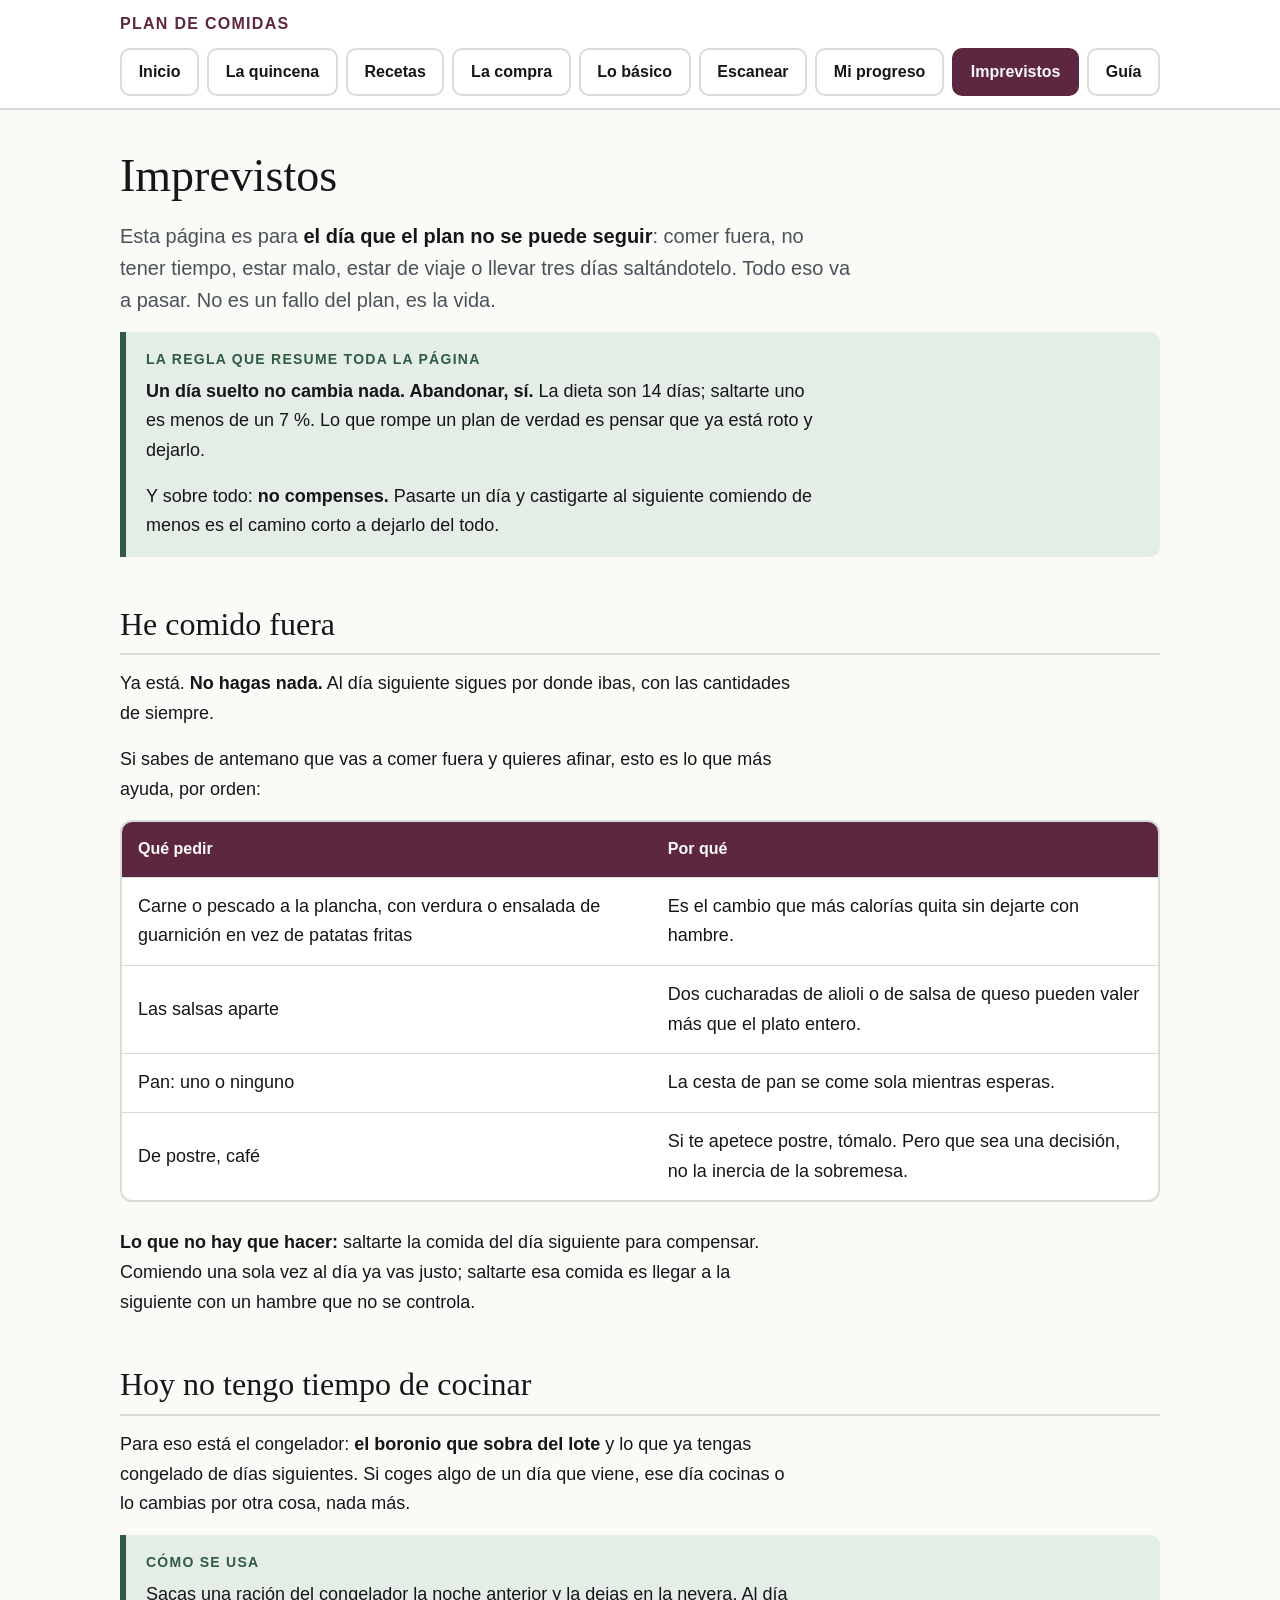
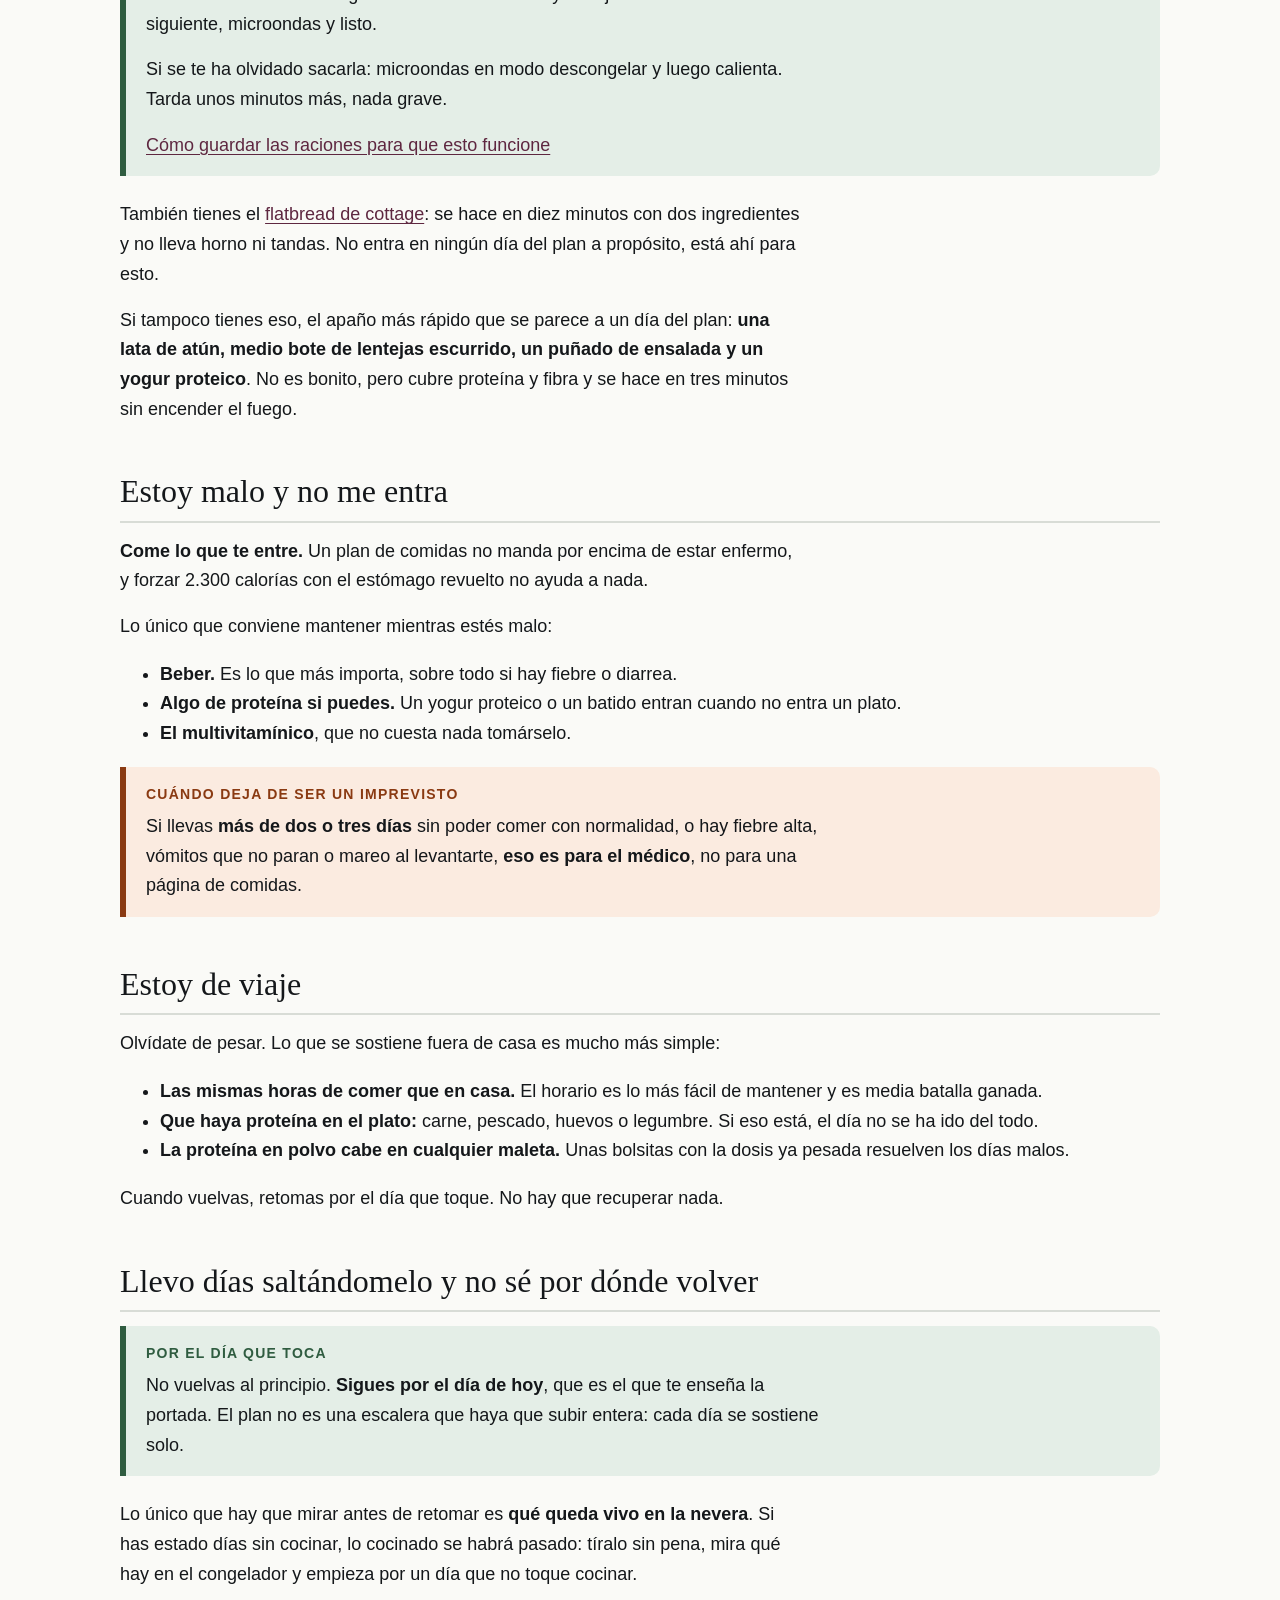
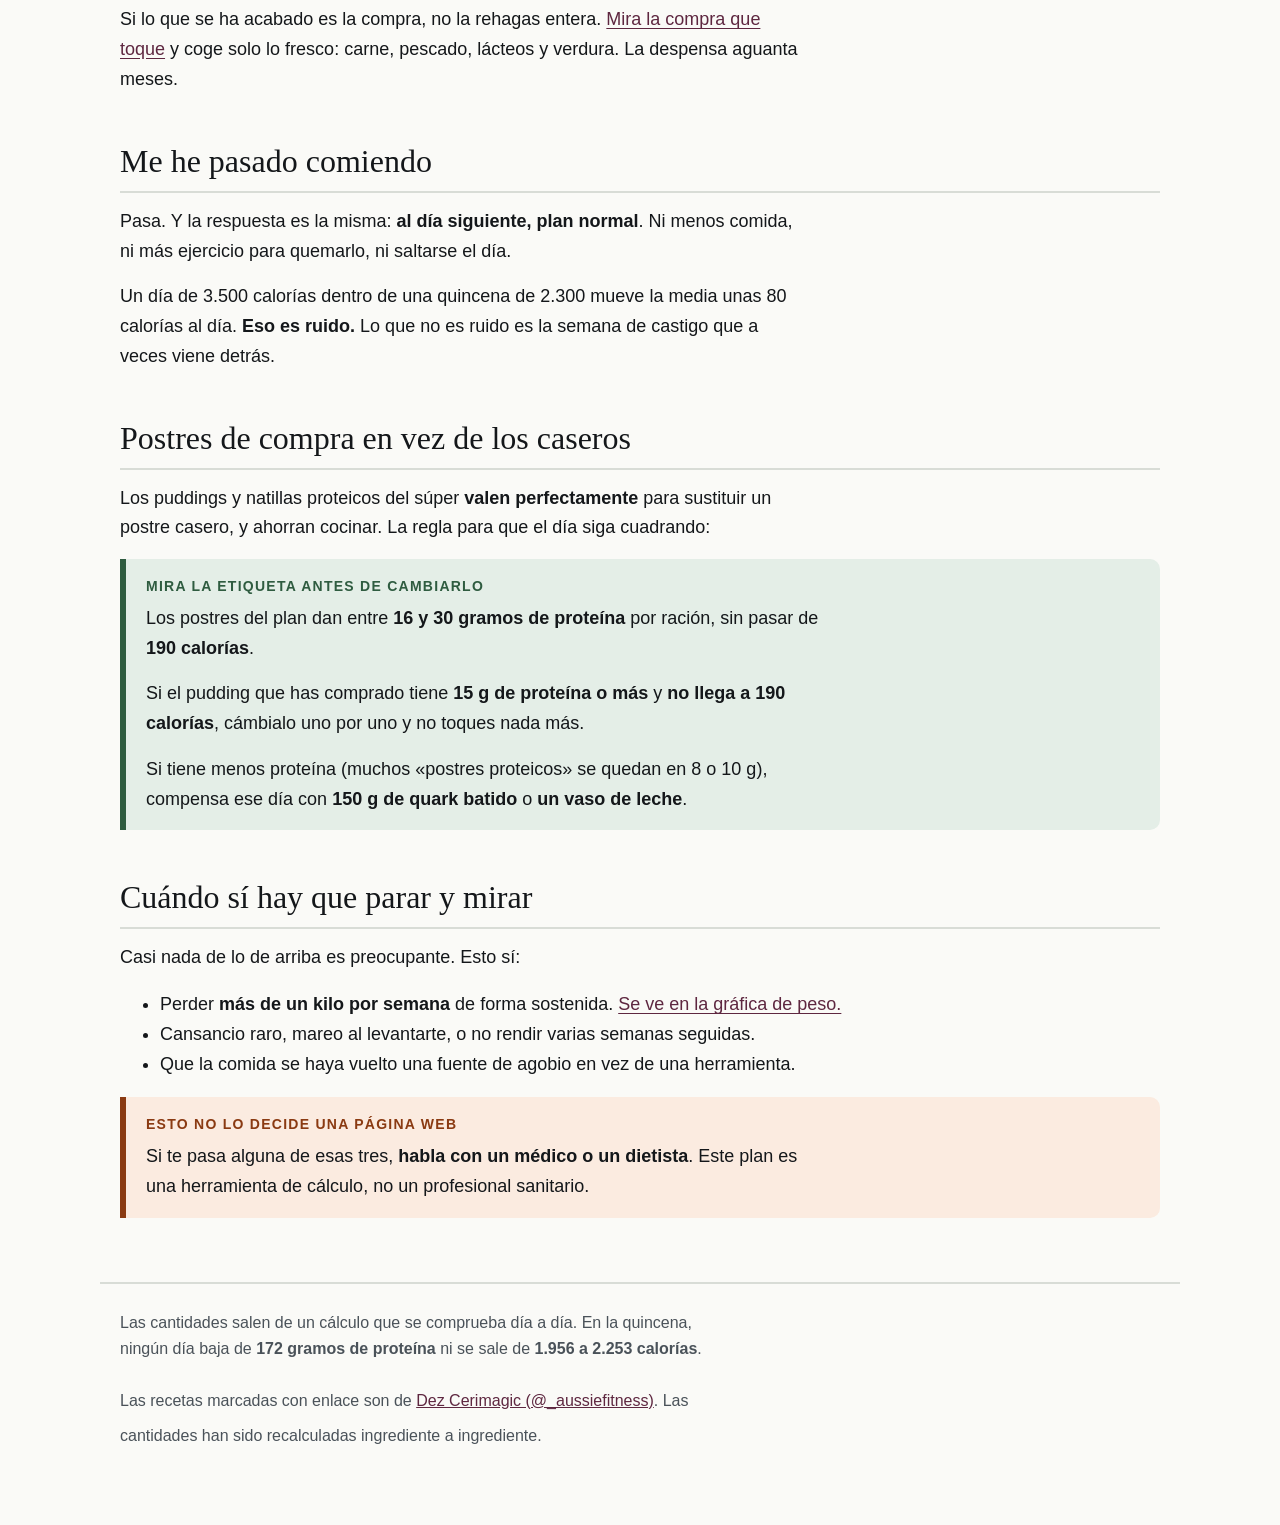
<file: imprevistos.html>
<!doctype html>
<html lang="es">
<head>
<meta charset="utf-8">
<meta name="viewport" content="width=device-width, initial-scale=1">
<meta name="robots" content="noindex, nofollow">
<meta name="description" content="Qué hacer el día que comes fuera, no tienes tiempo, estás malo o llevas días saltándotelo.">
<link rel="canonical" href="https://victorianotena.github.io/plan-comidas-30-dias/imprevistos.html">
<meta property="og:type" content="website">
<meta property="og:title" content="Imprevistos · Plan de comidas">
<meta property="og:description" content="Qué hacer el día que comes fuera, no tienes tiempo, estás malo o llevas días saltándotelo.">
<meta property="og:url" content="https://victorianotena.github.io/plan-comidas-30-dias/imprevistos.html">
<meta property="og:image" content="https://victorianotena.github.io/plan-comidas-30-dias/icono-512.png">
<meta name="twitter:card" content="summary">
<meta name="theme-color" media="(prefers-color-scheme: light)" content="#5E2740">
<meta name="theme-color" media="(prefers-color-scheme: dark)" content="#0F1211">
<title>Imprevistos · Plan de comidas</title>
<link rel="stylesheet" href="estilo.css?v=3031f5ab">
<link rel="manifest" href="manifest.json?v=3031f5ab">
<link rel="icon" href="favicon.png" sizes="64x64">
<link rel="apple-touch-icon" href="icono-apple.png">
<meta name="apple-mobile-web-app-capable" content="yes">
<meta name="apple-mobile-web-app-status-bar-style" content="black-translucent">
<meta name="apple-mobile-web-app-title" content="Plan de comidas">
</head>
<body>
<a class="saltar" href="#principal">Saltar al contenido</a>
<header class="cab">
  <div class="contenido">
    <div class="barra">
      <p class="marca"><a href="index.html">Plan de comidas</a></p>
      <button type="button" class="btn-menu" id="btnMenu" aria-expanded="false" aria-controls="menuPrincipal">
        <span class="rayas" aria-hidden="true"><span></span><span></span><span></span></span>
        <span class="btn-menu-txt">Menú</span>
      </button>
    </div>
    <nav class="menu" id="menuPrincipal" aria-label="Secciones"><a href="index.html">Inicio</a><a href="plan.html">La quincena</a><a href="recetas.html">Recetas</a><a href="compra.html">La compra</a><a href="basicos.html">Lo básico</a><a href="escanear.html">Escanear</a><a href="progreso.html">Mi progreso</a><a href="imprevistos.html" aria-current="page" class="actual">Imprevistos</a><a href="guia.html">Guía</a></nav>
  </div>
</header>
<main id="principal" class="contenido">
<h1>Imprevistos</h1>
<p class="entrada">Esta página es para <strong>el día que el plan no se puede seguir</strong>: comer fuera, no tener tiempo, estar malo, estar de viaje o llevar tres días saltándotelo. Todo eso va a pasar. No es un fallo del plan, es la vida.</p>
<div class="aviso"><span class="et">La regla que resume toda la página</span><p><strong>Un día suelto no cambia nada. Abandonar, sí.</strong> La dieta son 14 días; saltarte uno es menos de un 7 %. Lo que rompe un plan de verdad es pensar que ya está roto y dejarlo.</p><p>Y sobre todo: <strong>no compenses.</strong> Pasarte un día y castigarte al siguiente comiendo de menos es el camino corto a dejarlo del todo.</p></div>
<h2 id="fuera">He comido fuera</h2>
<p>Ya está. <strong>No hagas nada.</strong> Al día siguiente sigues por donde ibas, con las cantidades de siempre.</p>
<p>Si sabes de antemano que vas a comer fuera y quieres afinar, esto es lo que más ayuda, por orden:</p>
<div class="tabla-caja"><table><thead><tr><th>Qué pedir</th><th>Por qué</th></tr></thead><tbody><tr><td>Carne o pescado a la plancha, con verdura o ensalada de guarnición en vez de patatas fritas</td><td>Es el cambio que más calorías quita sin dejarte con hambre.</td></tr><tr><td>Las salsas aparte</td><td>Dos cucharadas de alioli o de salsa de queso pueden valer más que el plato entero.</td></tr><tr><td>Pan: uno o ninguno</td><td>La cesta de pan se come sola mientras esperas.</td></tr><tr><td>De postre, café</td><td>Si te apetece postre, tómalo. Pero que sea una decisión, no la inercia de la sobremesa.</td></tr></tbody></table></div>
<p><strong>Lo que no hay que hacer:</strong> saltarte la comida del día siguiente para compensar. Comiendo una sola vez al día ya vas justo; saltarte esa comida es llegar a la siguiente con un hambre que no se controla.</p>
<h2 id="sin-tiempo">Hoy no tengo tiempo de cocinar</h2>
<p>Para eso está el congelador: <strong>el boronio que sobra del lote</strong> y lo que ya tengas congelado de días siguientes. Si coges algo de un día que viene, ese día cocinas o lo cambias por otra cosa, nada más.</p>
<div class="aviso"><span class="et">Cómo se usa</span><p>Sacas una ración del congelador la noche anterior y la dejas en la nevera. Al día siguiente, microondas y listo.</p><p>Si se te ha olvidado sacarla: microondas en modo descongelar y luego calienta. Tarda unos minutos más, nada grave.</p><p><a href="guia.html#emergencia">Cómo guardar las raciones para que esto funcione</a></p></div>
<p>También tienes el <a href="recetas.html#flatbread-de-cottage">flatbread de cottage</a>: se hace en diez minutos con dos ingredientes y no lleva horno ni tandas. No entra en ningún día del plan a propósito, está ahí para esto.</p>
<p>Si tampoco tienes eso, el apaño más rápido que se parece a un día del plan: <strong>una lata de atún, medio bote de lentejas escurrido, un puñado de ensalada y un yogur proteico</strong>. No es bonito, pero cubre proteína y fibra y se hace en tres minutos sin encender el fuego.</p>
<h2 id="malo">Estoy malo y no me entra</h2>
<p><strong>Come lo que te entre.</strong> Un plan de comidas no manda por encima de estar enfermo, y forzar 2.300 calorías con el estómago revuelto no ayuda a nada.</p>
<p>Lo único que conviene mantener mientras estés malo:</p>
<ul class="lista-limpia"><li><span><strong>Beber.</strong> Es lo que más importa, sobre todo si hay fiebre o diarrea.</span></li><li><span><strong>Algo de proteína si puedes.</strong> Un yogur proteico o un batido entran cuando no entra un plato.</span></li><li><span><strong>El multivitamínico</strong>, que no cuesta nada tomárselo.</span></li></ul>
<div class="aviso atencion"><span class="et">Cuándo deja de ser un imprevisto</span><p>Si llevas <strong>más de dos o tres días</strong> sin poder comer con normalidad, o hay fiebre alta, vómitos que no paran o mareo al levantarte, <strong>eso es para el médico</strong>, no para una página de comidas.</p></div>
<h2 id="viaje">Estoy de viaje</h2>
<p>Olvídate de pesar. Lo que se sostiene fuera de casa es mucho más simple:</p>
<ul class="lista-limpia"><li><span><strong>Las mismas horas de comer que en casa.</strong> El horario es lo más fácil de mantener y es media batalla ganada.</span></li><li><span><strong>Que haya proteína en el plato:</strong> carne, pescado, huevos o legumbre. Si eso está, el día no se ha ido del todo.</span></li><li><span><strong>La proteína en polvo cabe en cualquier maleta.</strong> Unas bolsitas con la dosis ya pesada resuelven los días malos.</span></li></ul>
<p>Cuando vuelvas, retomas por el día que toque. No hay que recuperar nada.</p>
<h2 id="retomar">Llevo días saltándomelo y no sé por dónde volver</h2>
<div class="aviso"><span class="et">Por el día que toca</span><p>No vuelvas al principio. <strong>Sigues por el día de hoy</strong>, que es el que te enseña la portada. El plan no es una escalera que haya que subir entera: cada día se sostiene solo.</p></div>
<p>Lo único que hay que mirar antes de retomar es <strong>qué queda vivo en la nevera</strong>. Si has estado días sin cocinar, lo cocinado se habrá pasado: tíralo sin pena, mira qué hay en el congelador y empieza por un día que no toque cocinar.</p>
<p>Si lo que se ha acabado es la compra, no la rehagas entera. <a href="compra.html">Mira la compra que toque</a> y coge solo lo fresco: carne, pescado, lácteos y verdura. La despensa aguanta meses.</p>
<h2 id="pasado">Me he pasado comiendo</h2>
<p>Pasa. Y la respuesta es la misma: <strong>al día siguiente, plan normal</strong>. Ni menos comida, ni más ejercicio para quemarlo, ni saltarse el día.</p>
<p>Un día de 3.500 calorías dentro de una quincena de 2.300 mueve la media unas 80 calorías al día. <strong>Eso es ruido.</strong> Lo que no es ruido es la semana de castigo que a veces viene detrás.</p>
<h2 id="postres-comprados">Postres de compra en vez de los caseros</h2>
<p>Los puddings y natillas proteicos del súper <strong>valen perfectamente</strong> para sustituir un postre casero, y ahorran cocinar. La regla para que el día siga cuadrando:</p>
<div class="aviso"><span class="et">Mira la etiqueta antes de cambiarlo</span><p>Los postres del plan dan entre <strong>16 y 30 gramos de proteína</strong> por ración, sin pasar de <strong>190 calorías</strong>.</p><p>Si el pudding que has comprado tiene <strong>15 g de proteína o más</strong> y <strong>no llega a 190 calorías</strong>, cámbialo uno por uno y no toques nada más.</p><p>Si tiene menos proteína (muchos «postres proteicos» se quedan en 8 o 10 g), compensa ese día con <strong>150 g de quark batido</strong> o <strong>un vaso de leche</strong>.</p></div>
<h2 id="cuando-preocupa">Cuándo sí hay que parar y mirar</h2>
<p>Casi nada de lo de arriba es preocupante. Esto sí:</p>
<ul class="lista-limpia"><li><span>Perder <strong>más de un kilo por semana</strong> de forma sostenida. <a href="progreso.html">Se ve en la gráfica de peso.</a></span></li><li><span>Cansancio raro, mareo al levantarte, o no rendir varias semanas seguidas.</span></li><li><span>Que la comida se haya vuelto una fuente de agobio en vez de una herramienta.</span></li></ul>
<div class="aviso atencion"><span class="et">Esto no lo decide una página web</span><p>Si te pasa alguna de esas tres, <strong>habla con un médico o un dietista</strong>. Este plan es una herramienta de cálculo, no un profesional sanitario.</p></div>
</main>
<footer class="pie contenido">
  <p>Las cantidades salen de un cálculo que se comprueba día a día. En la quincena,
  ningún día baja de <strong>172 gramos de proteína</strong> ni se sale de
  <strong>1.956 a 2.253 calorías</strong>.</p>
  <p>Las recetas marcadas con enlace son de <a href="https://www.instagram.com/_aussiefitness/"
  rel="noopener">Dez Cerimagic (@_aussiefitness)</a>. Las cantidades han sido recalculadas
  ingrediente a ingrediente.</p>
</footer>
<button type="button" class="arriba" id="btnArriba" aria-label="Volver arriba">&#8593;</button>
<script src="app.js?v=3031f5ab"></script>
</body>
</html>
</file>
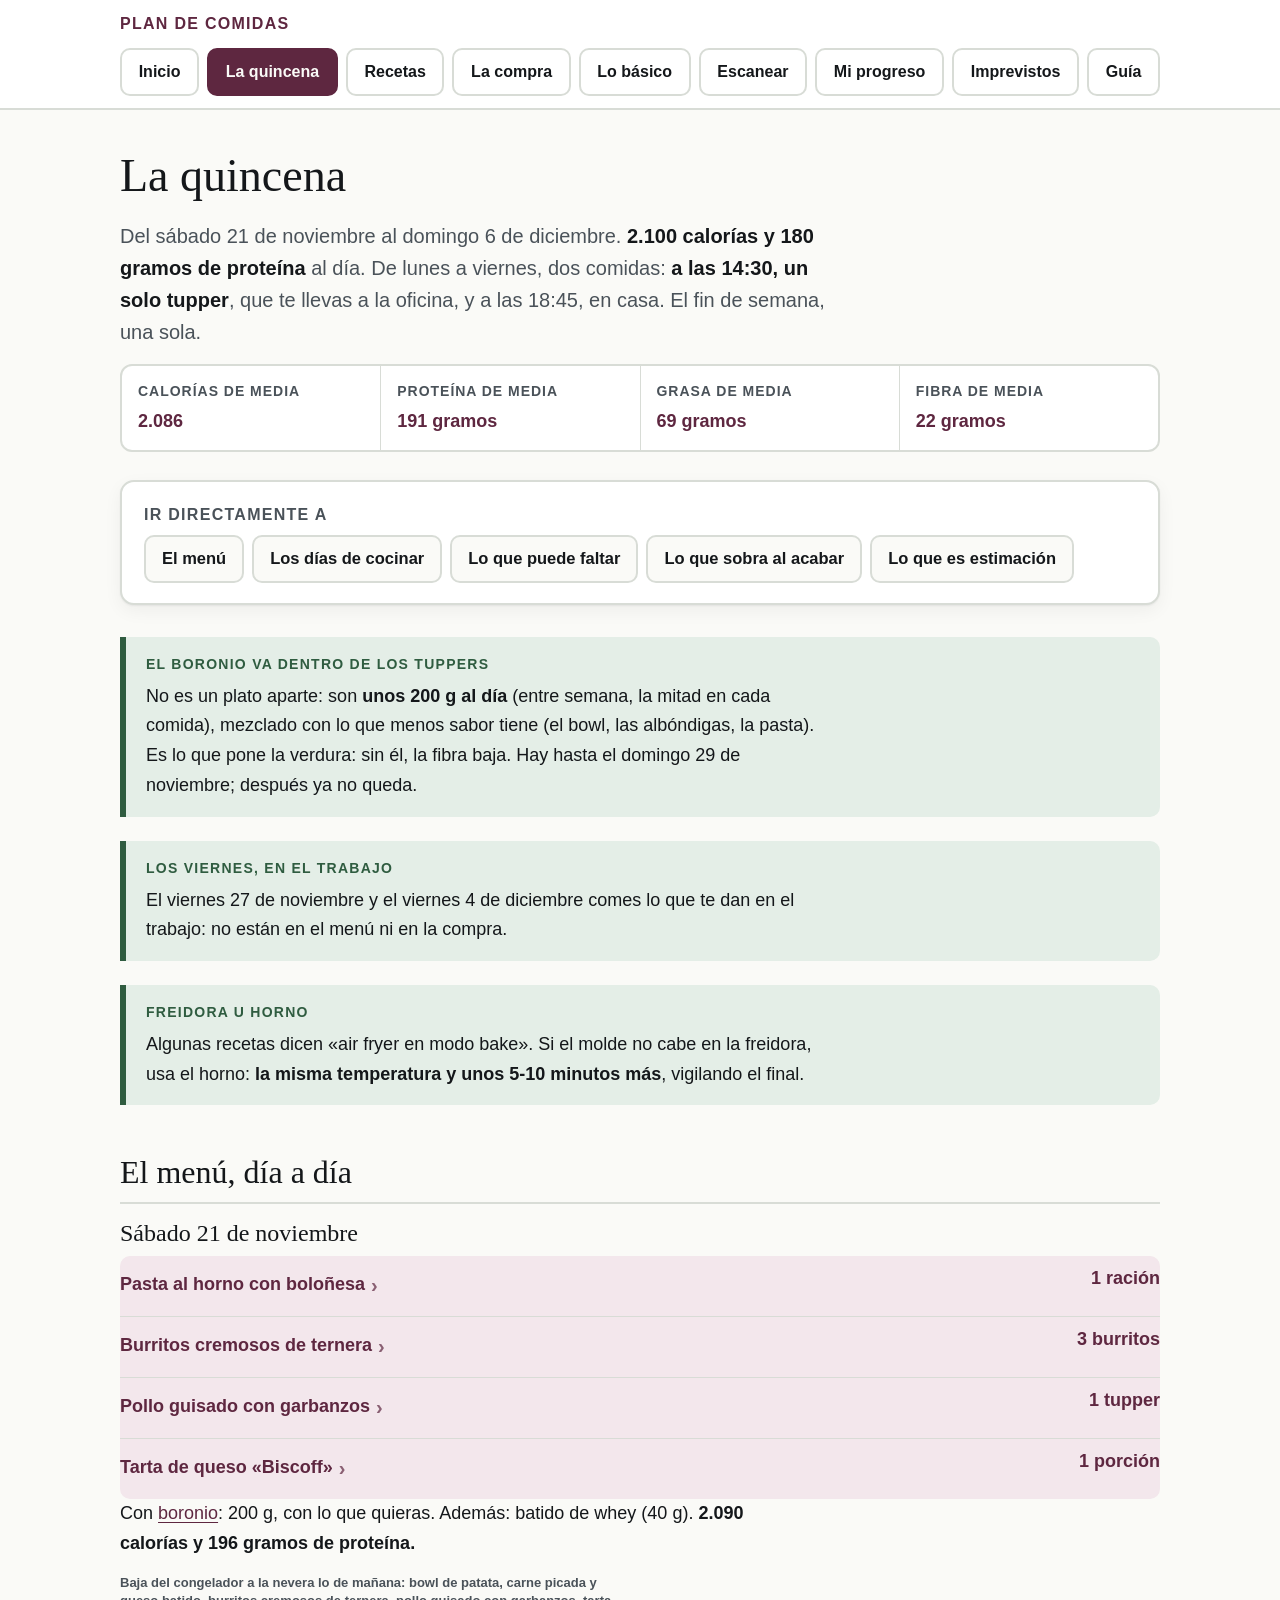
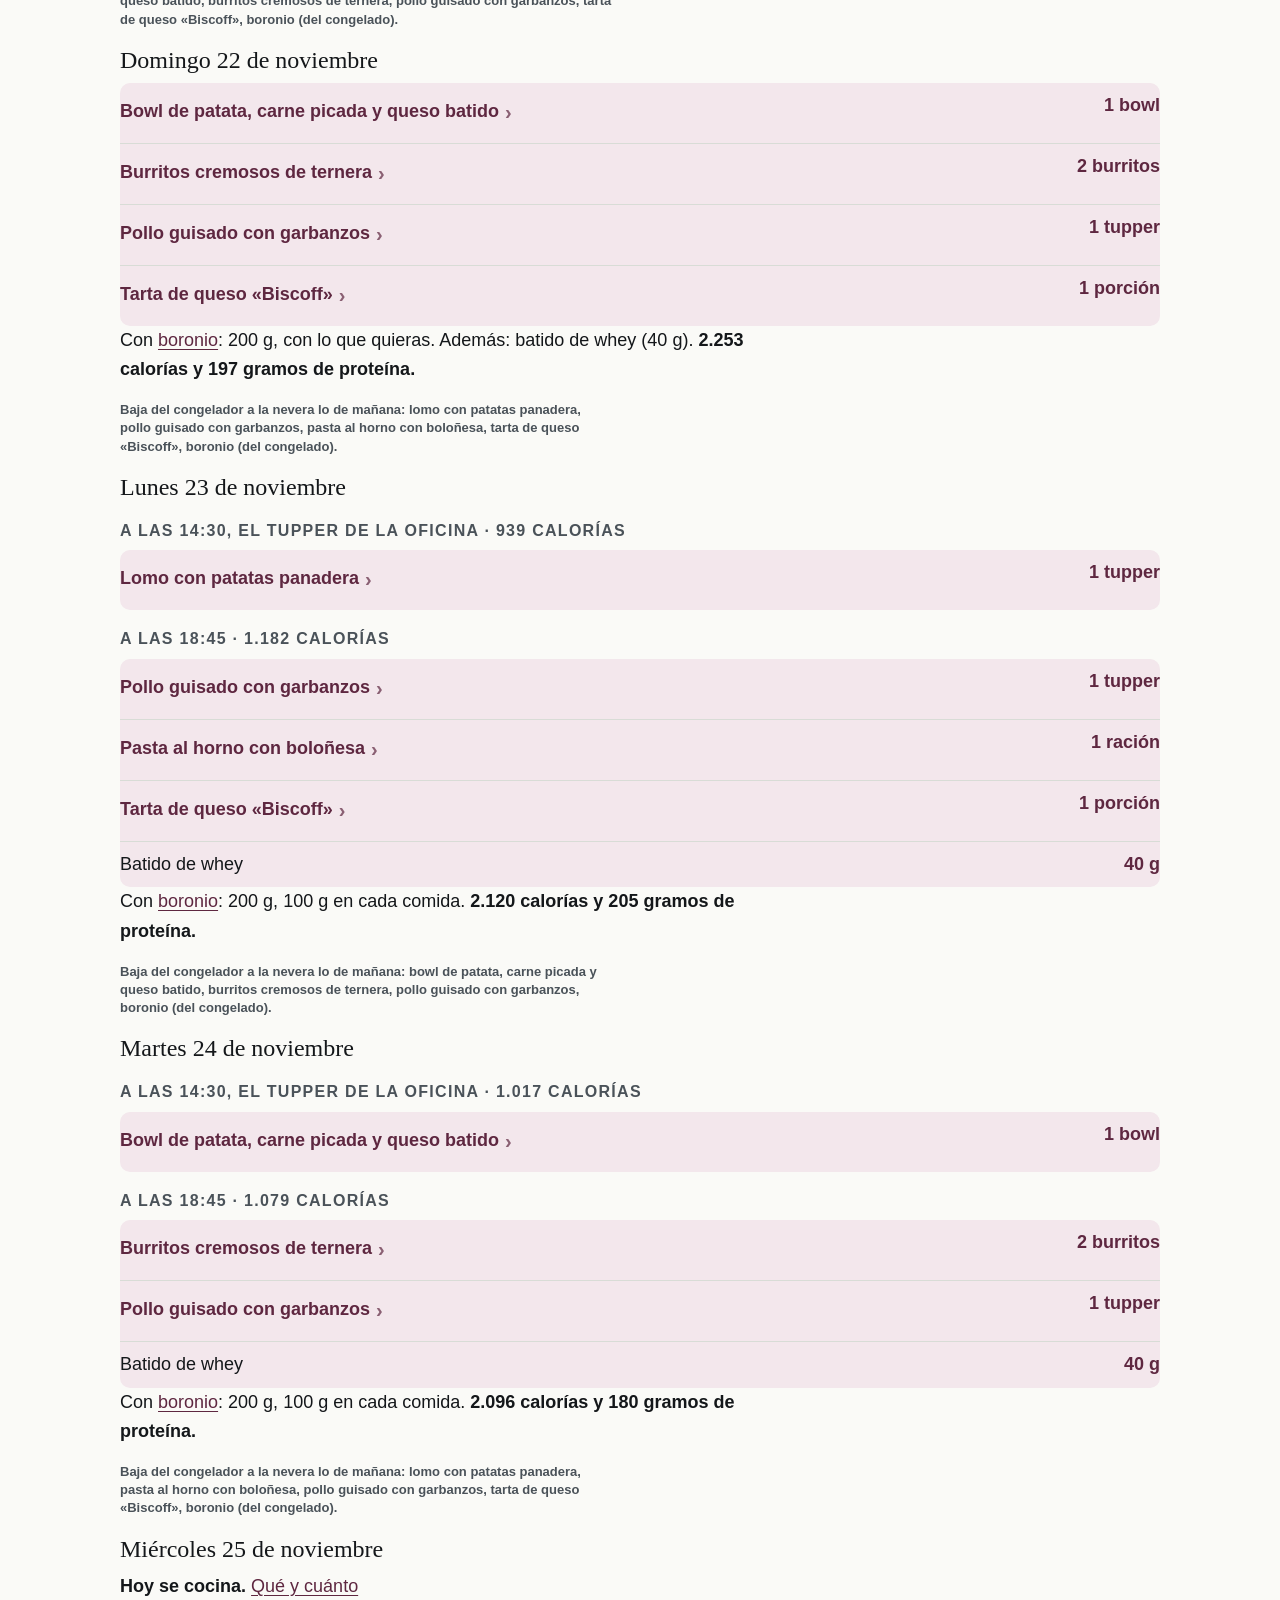
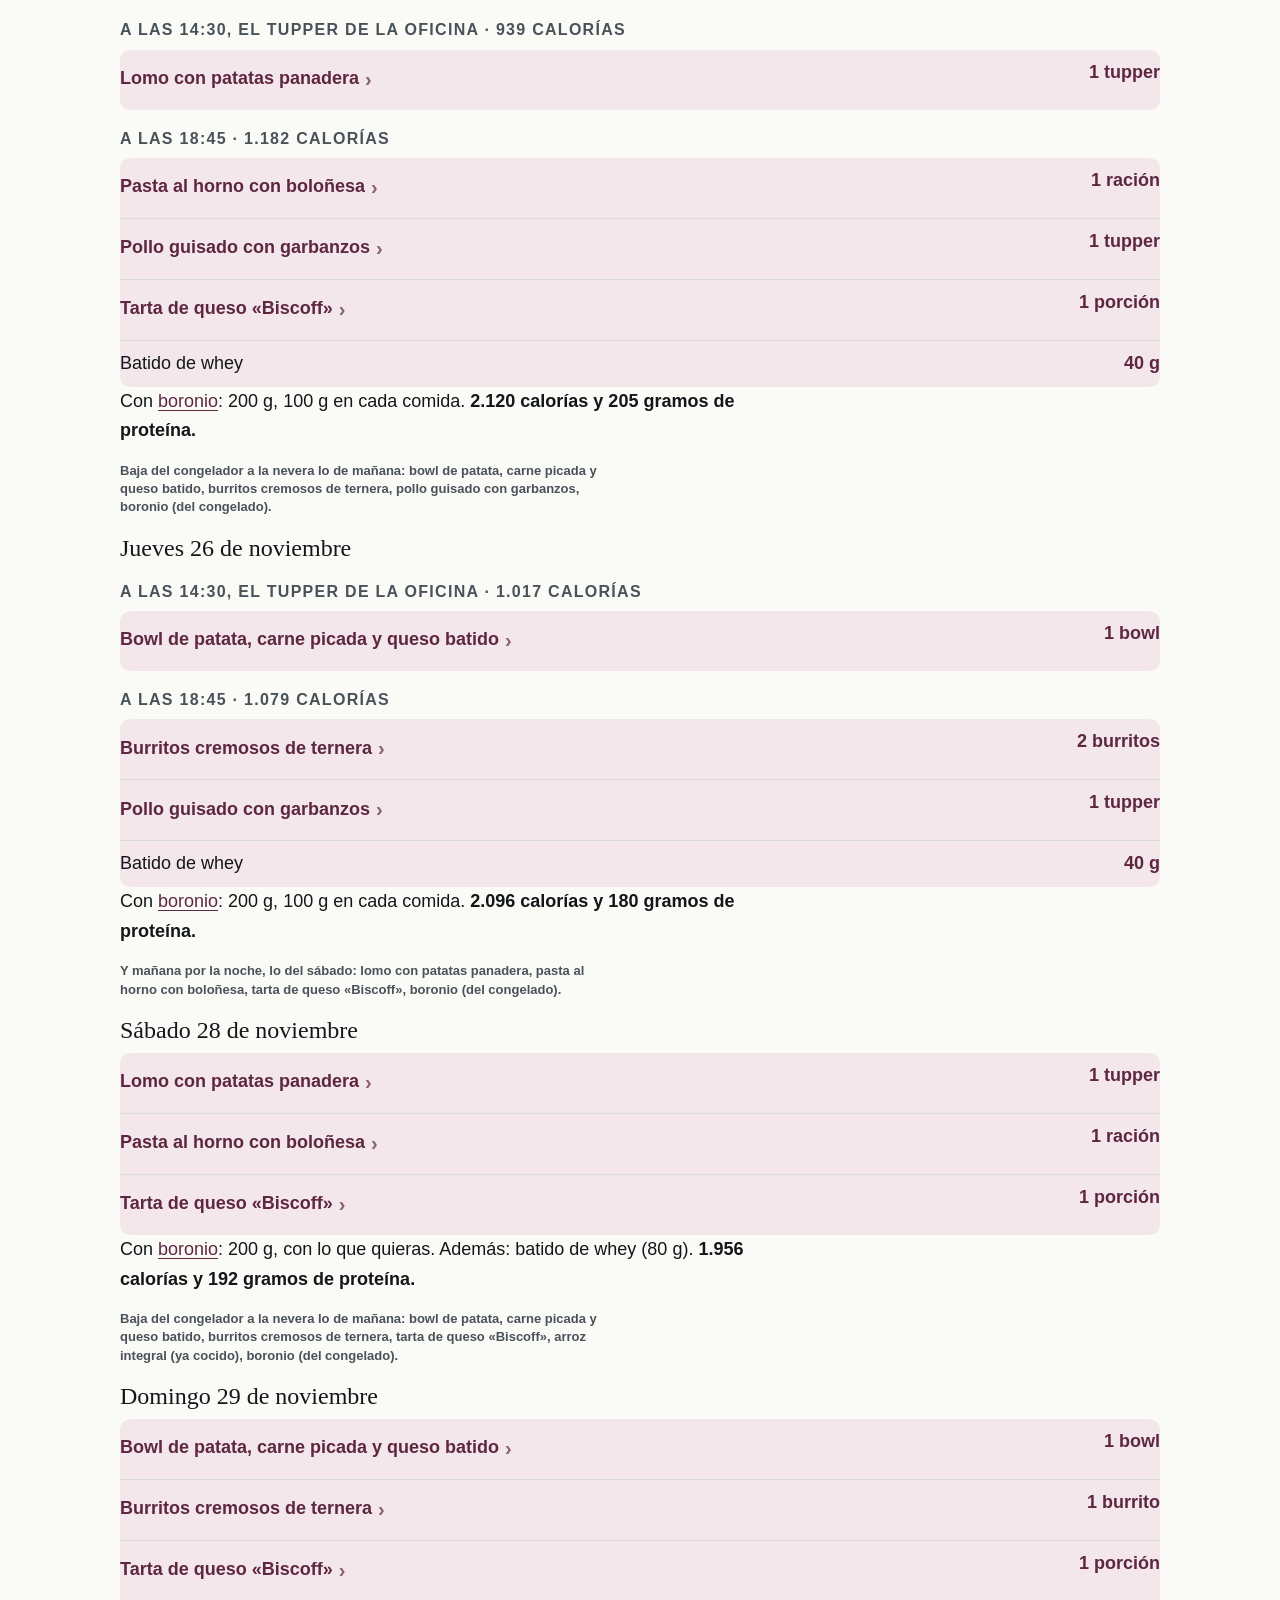
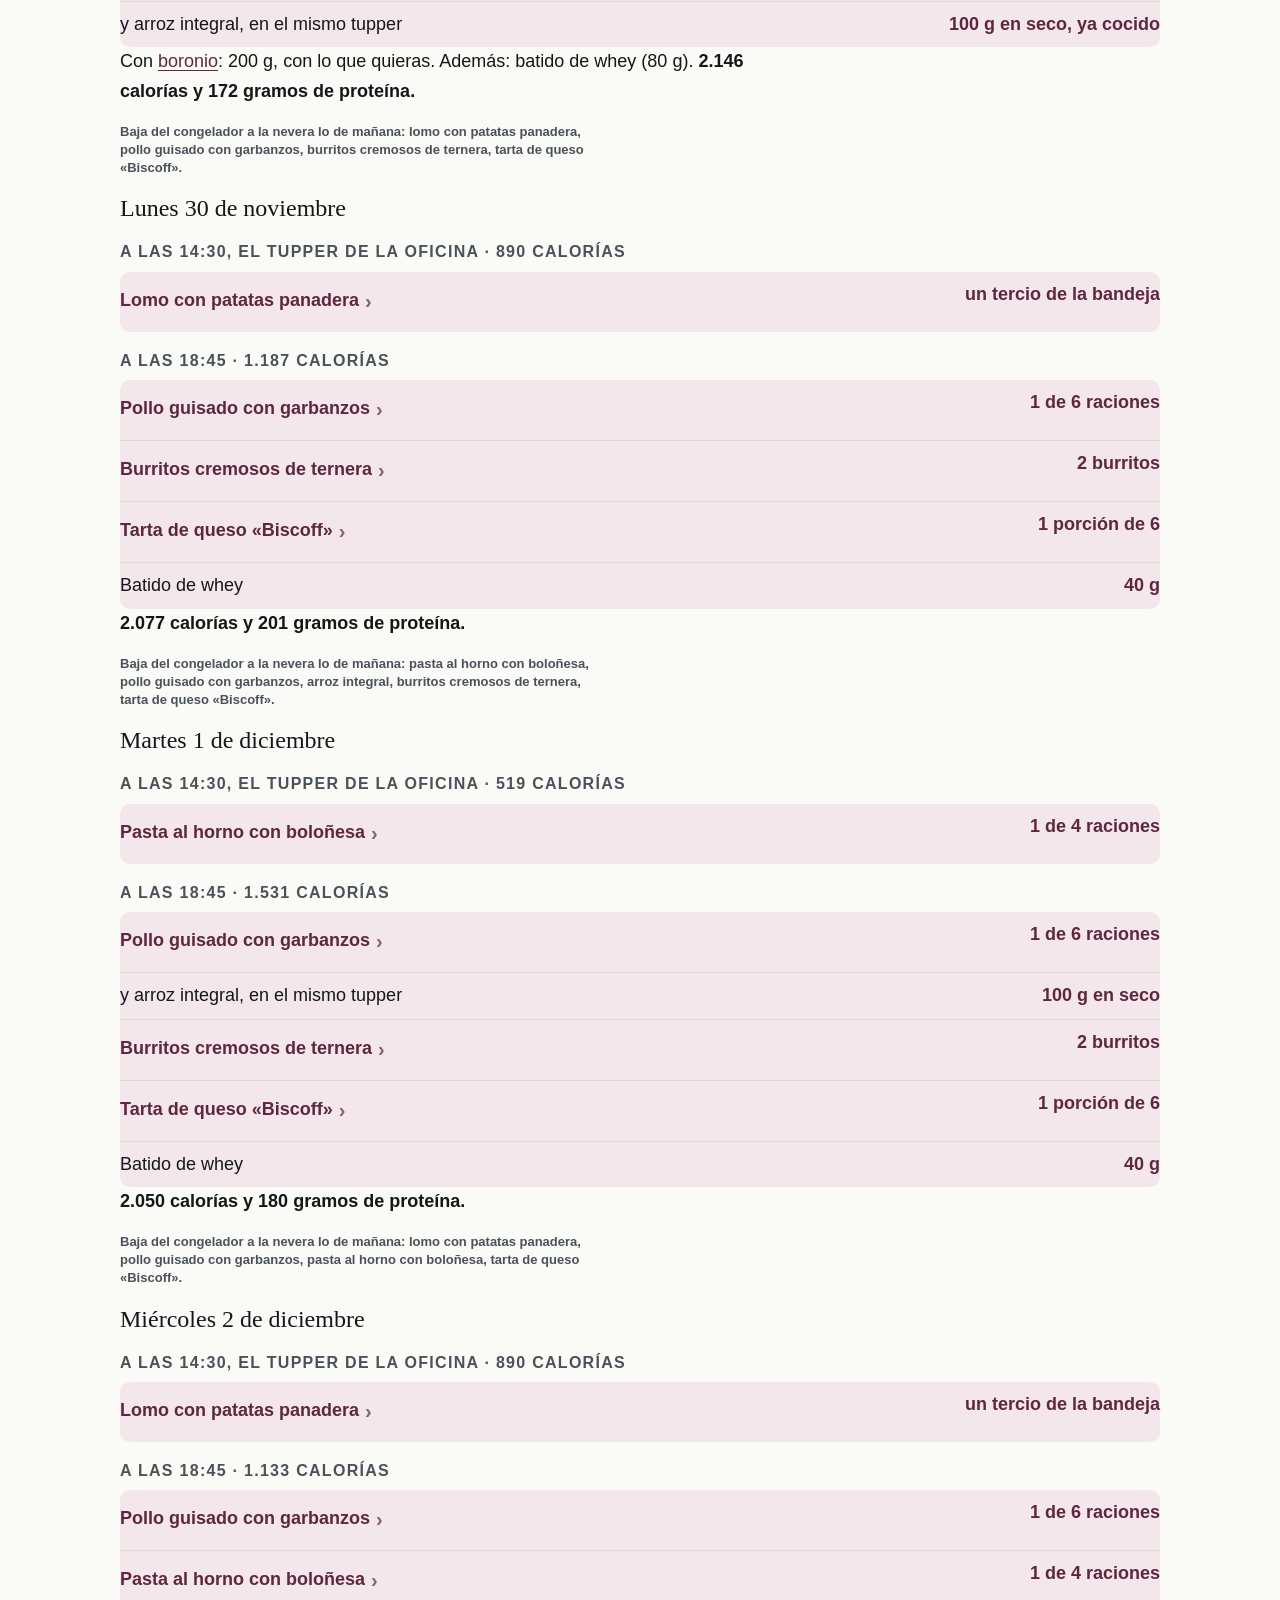
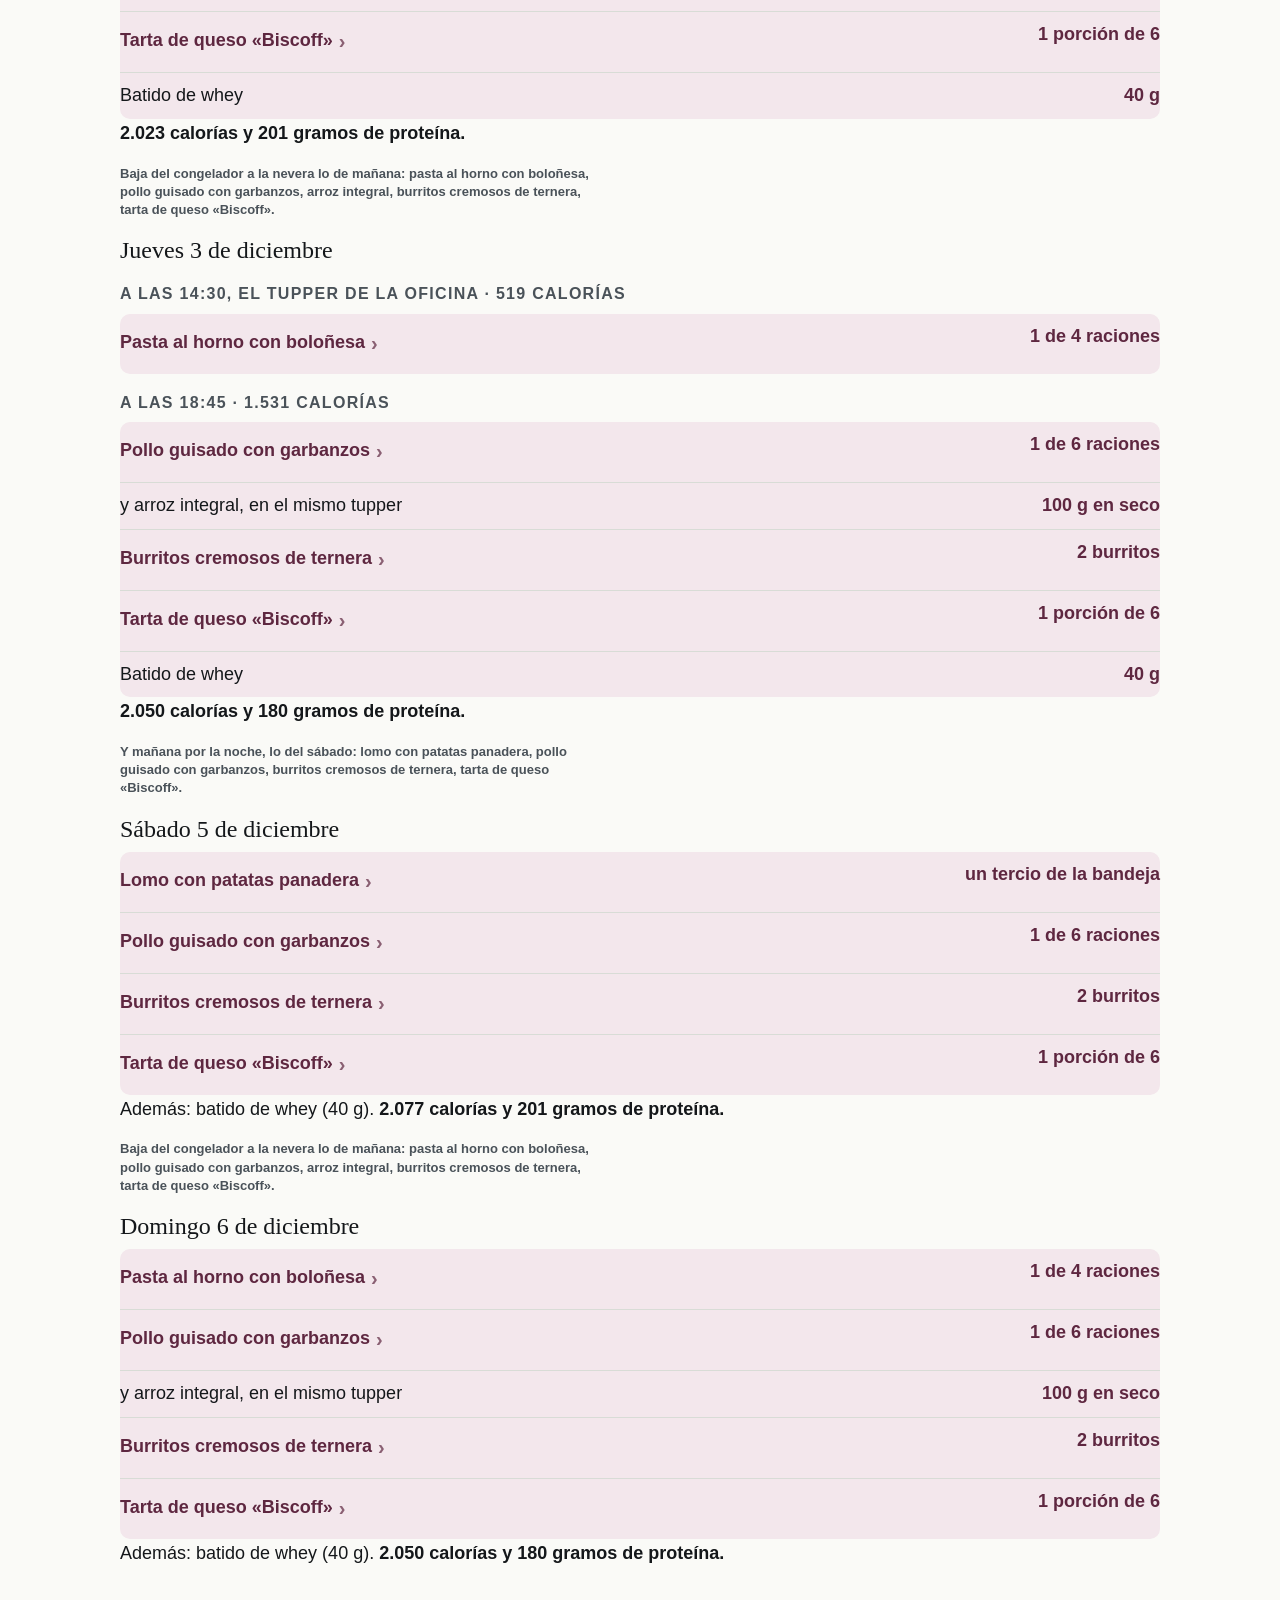
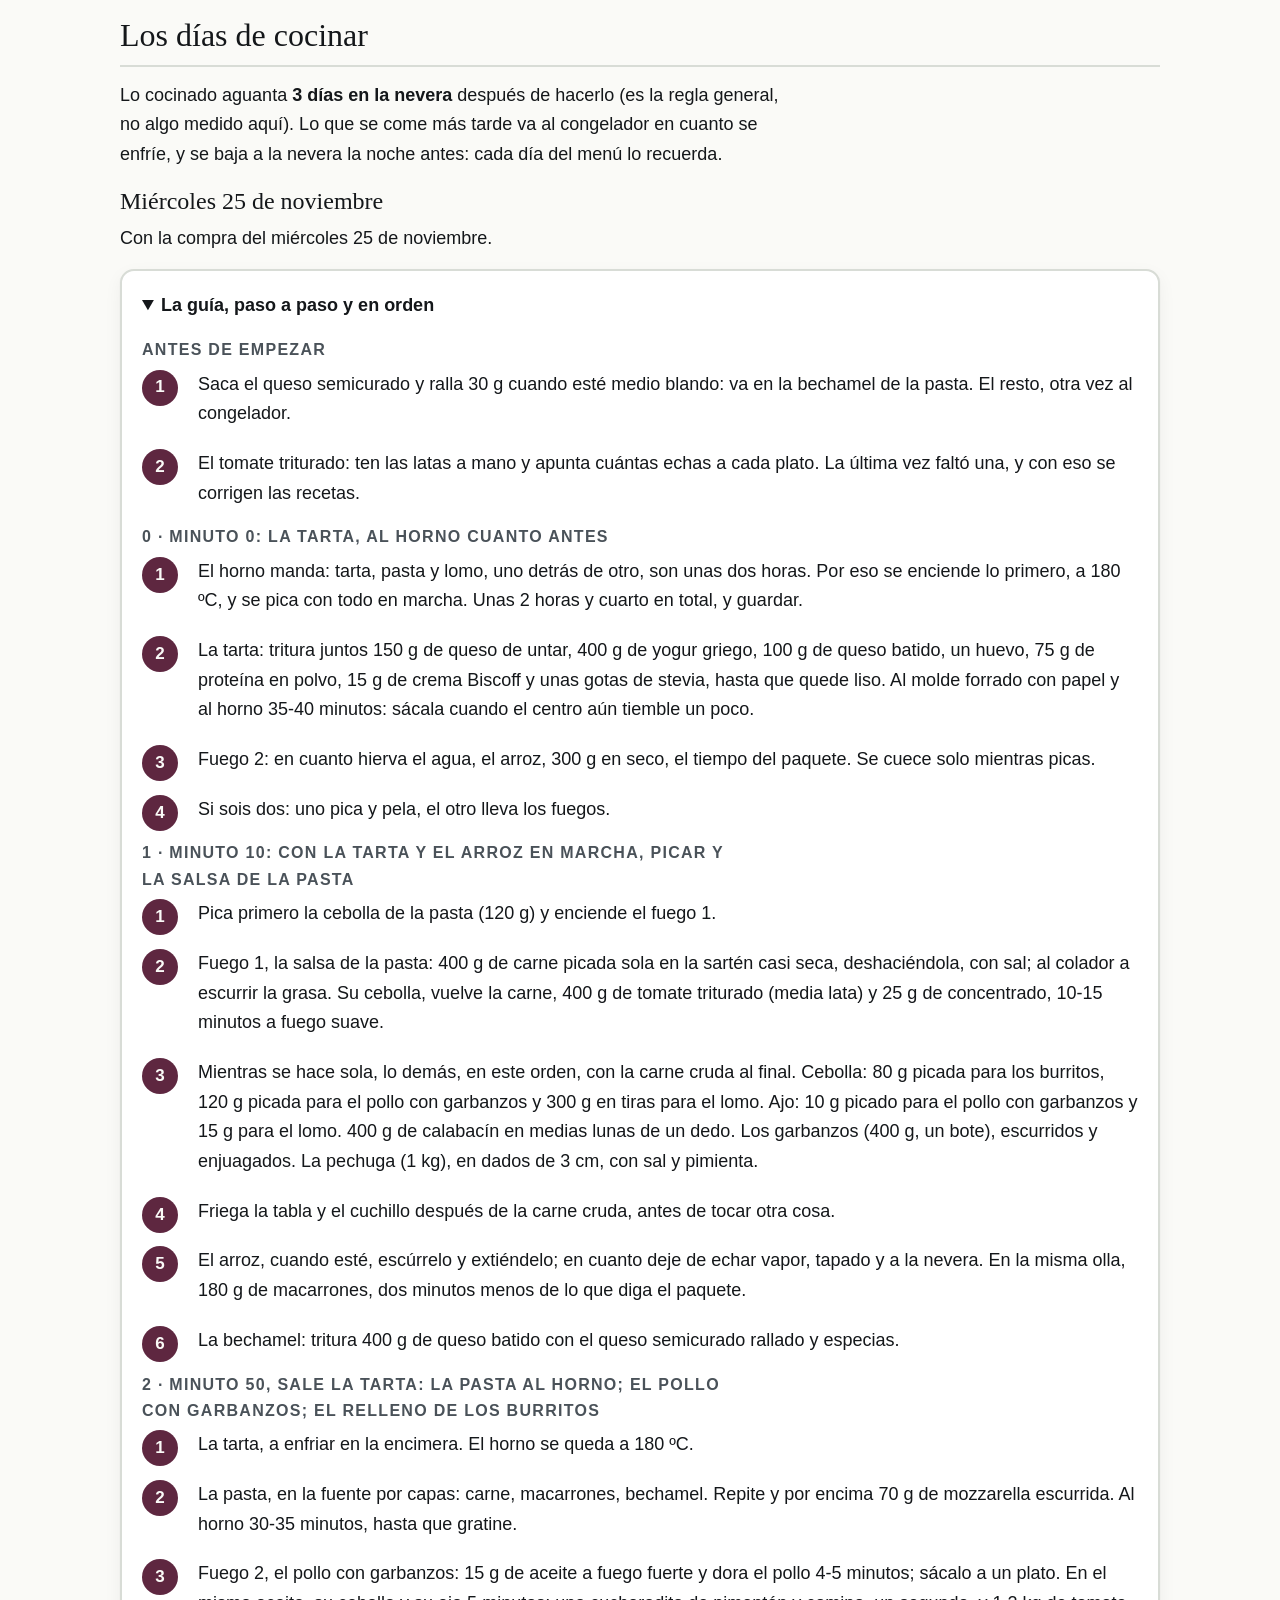
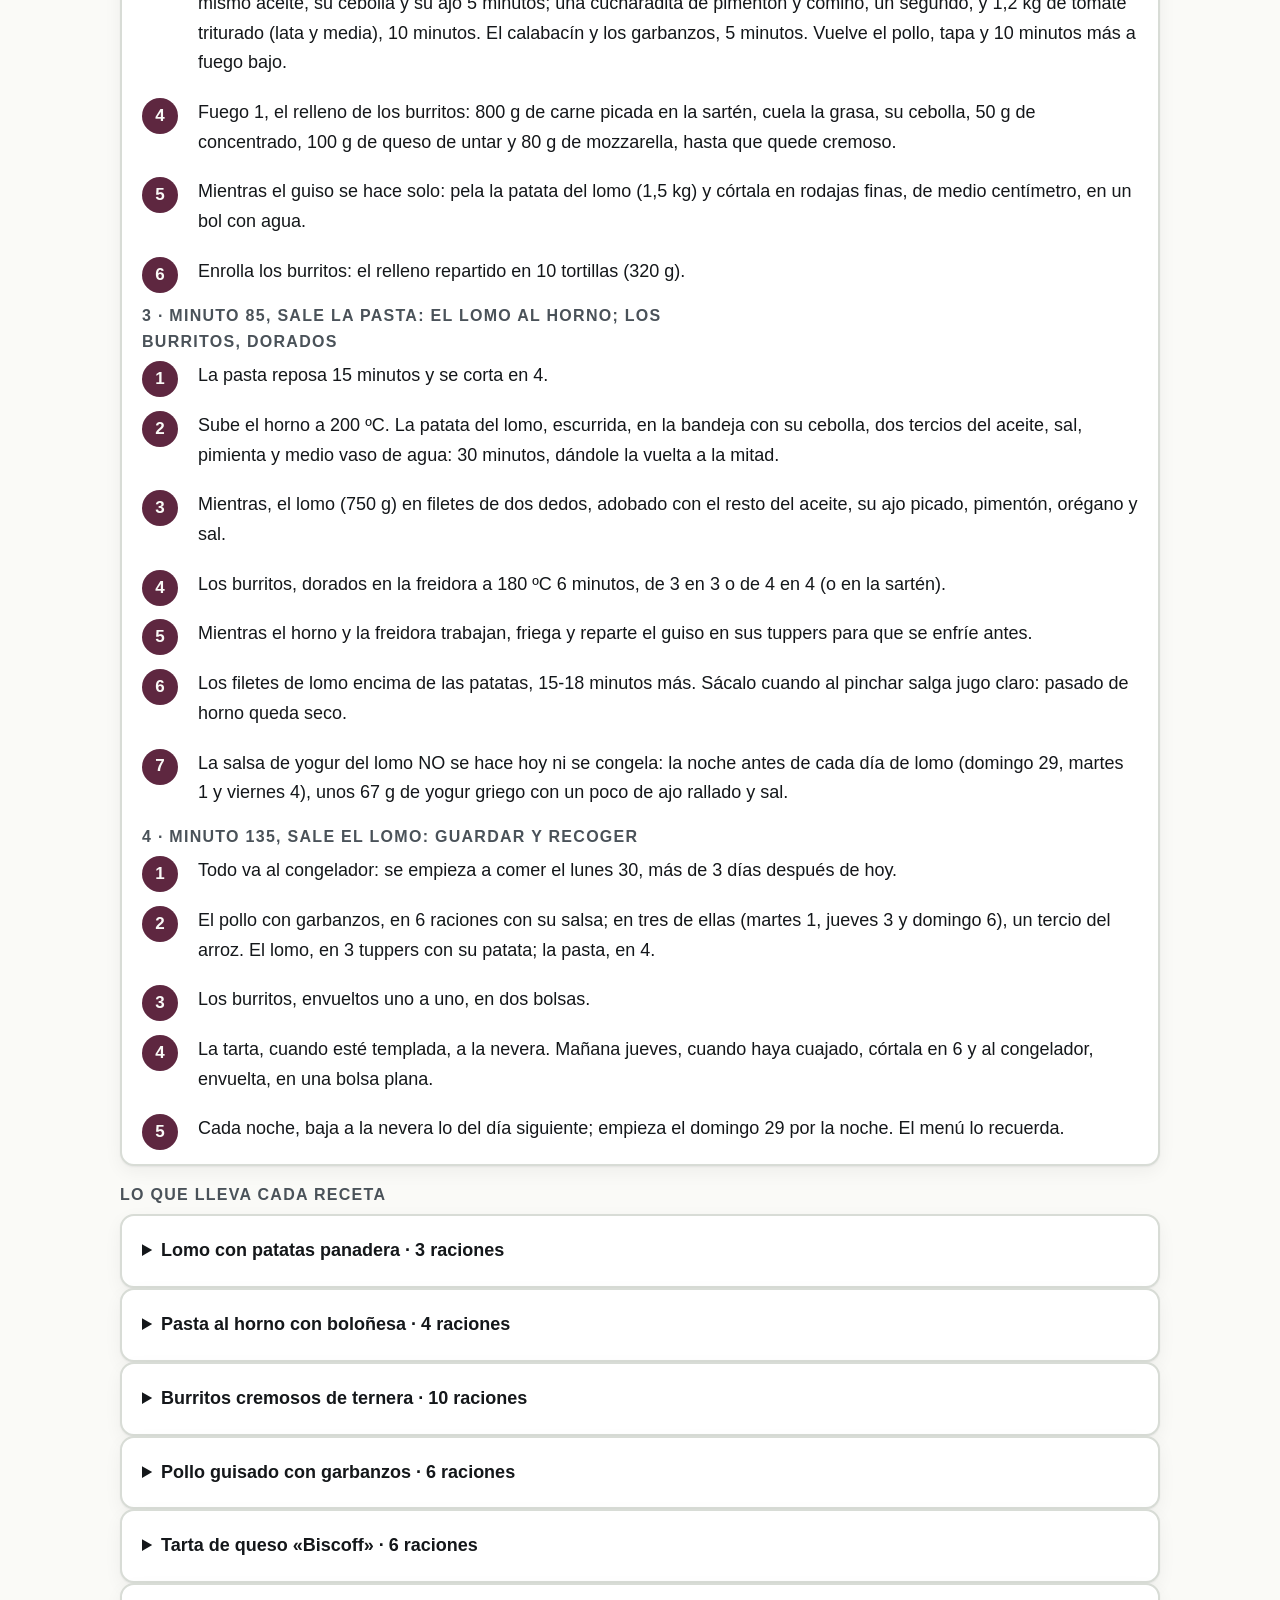
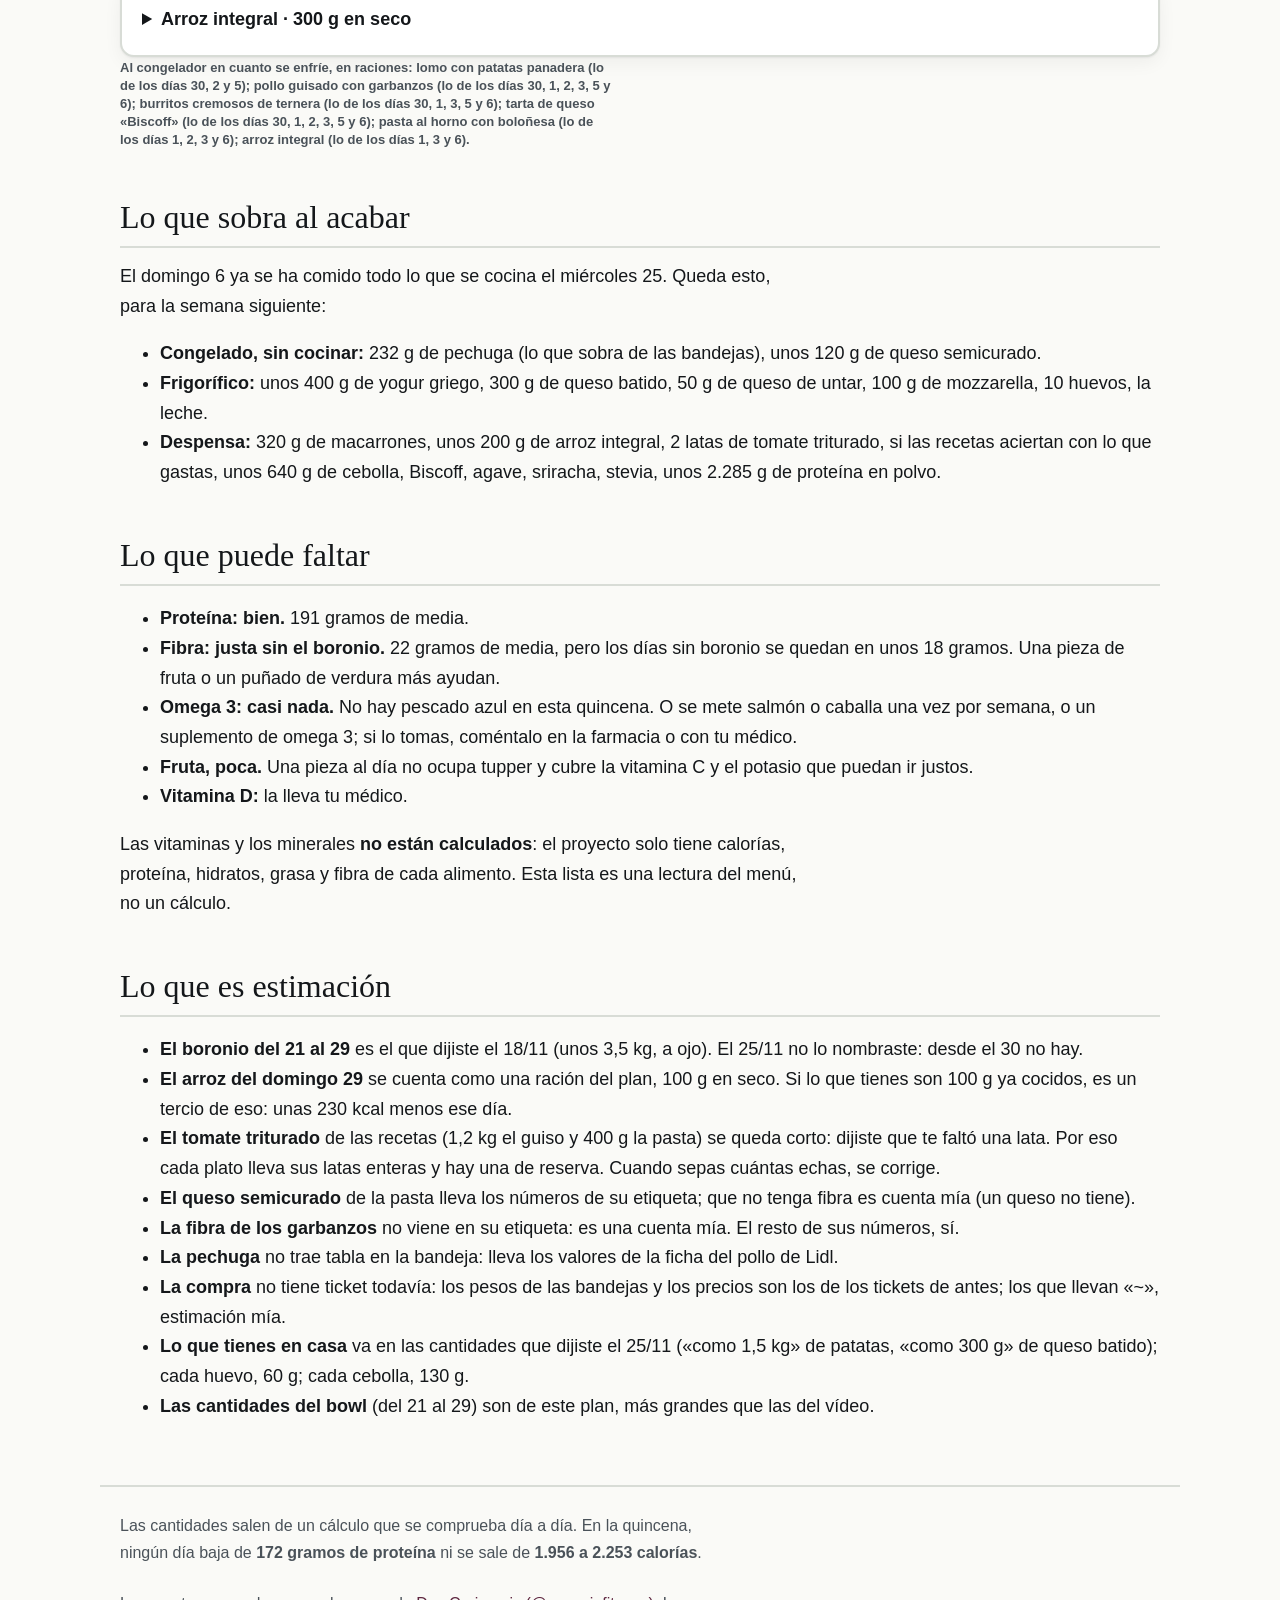
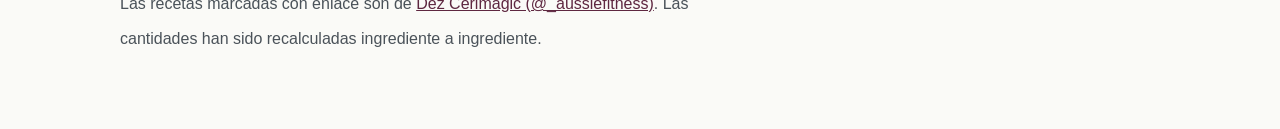
<file: plan.html>
<!doctype html>
<html lang="es">
<head>
<meta charset="utf-8">
<meta name="viewport" content="width=device-width, initial-scale=1">
<meta name="robots" content="noindex, nofollow">
<meta name="description" content="Qué comer cada día de la quincena, qué cocinar y cuándo, y qué va al congelador.">
<link rel="canonical" href="https://victorianotena.github.io/plan-comidas-30-dias/plan.html">
<meta property="og:type" content="website">
<meta property="og:title" content="La quincena · Plan de comidas">
<meta property="og:description" content="Qué comer cada día de la quincena, qué cocinar y cuándo, y qué va al congelador.">
<meta property="og:url" content="https://victorianotena.github.io/plan-comidas-30-dias/plan.html">
<meta property="og:image" content="https://victorianotena.github.io/plan-comidas-30-dias/icono-512.png">
<meta name="twitter:card" content="summary">
<meta name="theme-color" media="(prefers-color-scheme: light)" content="#5E2740">
<meta name="theme-color" media="(prefers-color-scheme: dark)" content="#0F1211">
<title>La quincena · Plan de comidas</title>
<link rel="stylesheet" href="estilo.css?v=3031f5ab">
<link rel="manifest" href="manifest.json?v=3031f5ab">
<link rel="icon" href="favicon.png" sizes="64x64">
<link rel="apple-touch-icon" href="icono-apple.png">
<meta name="apple-mobile-web-app-capable" content="yes">
<meta name="apple-mobile-web-app-status-bar-style" content="black-translucent">
<meta name="apple-mobile-web-app-title" content="Plan de comidas">
</head>
<body>
<a class="saltar" href="#principal">Saltar al contenido</a>
<header class="cab">
  <div class="contenido">
    <div class="barra">
      <p class="marca"><a href="index.html">Plan de comidas</a></p>
      <button type="button" class="btn-menu" id="btnMenu" aria-expanded="false" aria-controls="menuPrincipal">
        <span class="rayas" aria-hidden="true"><span></span><span></span><span></span></span>
        <span class="btn-menu-txt">Menú</span>
      </button>
    </div>
    <nav class="menu" id="menuPrincipal" aria-label="Secciones"><a href="index.html">Inicio</a><a href="plan.html" aria-current="page" class="actual">La quincena</a><a href="recetas.html">Recetas</a><a href="compra.html">La compra</a><a href="basicos.html">Lo básico</a><a href="escanear.html">Escanear</a><a href="progreso.html">Mi progreso</a><a href="imprevistos.html">Imprevistos</a><a href="guia.html">Guía</a></nav>
  </div>
</header>
<main id="principal" class="contenido">
<h1>La quincena</h1>
<p class="entrada">Del sábado 21 de noviembre al domingo 6 de diciembre. <strong>2.100 calorías y 180 gramos de proteína</strong> al día. De lunes a viernes, dos comidas: <strong>a las 14:30, un solo tupper</strong>, que te llevas a la oficina, y a las 18:45, en casa. El fin de semana, una sola.</p>
<dl class="datos"><div><dt>Calorías de media</dt><dd>2.086</dd></div><div><dt>Proteína de media</dt><dd>191 gramos</dd></div><div><dt>Grasa de media</dt><dd>69 gramos</dd></div><div><dt>Fibra de media</dt><dd>22 gramos</dd></div></dl>
<nav class="indice-recetas" aria-label="Índice"><p class="etiqueta" style="margin-top:0">Ir directamente a</p><ul class="chips"><li><a href="#menu">El menú</a></li><li><a href="#cocina">Los días de cocinar</a></li><li><a href="#falta">Lo que puede faltar</a></li><li><a href="#sobra">Lo que sobra al acabar</a></li><li><a href="#estimado">Lo que es estimación</a></li></ul></nav>
<div class="aviso"><span class="et">El boronio va dentro de los tuppers</span><p>No es un plato aparte: son <strong>unos 200 g al día</strong> (entre semana, la mitad en cada comida), mezclado con lo que menos sabor tiene (el bowl, las albóndigas, la pasta). Es lo que pone la verdura: sin él, la fibra baja. Hay hasta el domingo 29 de noviembre; después ya no queda.</p></div>
<div class="aviso"><span class="et">Los viernes, en el trabajo</span><p>El viernes 27 de noviembre y el viernes 4 de diciembre comes lo que te dan en el trabajo: no están en el menú ni en la compra.</p></div>
<div class="aviso"><span class="et">Freidora u horno</span><p>Algunas recetas dicen «air fryer en modo bake». Si el molde no cabe en la freidora, usa el horno: <strong>la misma temperatura y unos 5-10 minutos más</strong>, vigilando el final.</p></div>
<h2 id="menu">El menú, día a día</h2>
<h3 id="dia-2026-11-21">Sábado 21 de noviembre</h3>
<ul class="lista caja-rac">
<li><a class="ir-receta" href="recetas.html#pasta-al-horno-alta-en-proteina">Pasta al horno con boloñesa<span class="flecha" aria-hidden="true">&rsaquo;</span></a><span class="cant">1 ración</span></li>
<li><a class="ir-receta" href="recetas.html#burritos-cremosos-de-ternera">Burritos cremosos de ternera<span class="flecha" aria-hidden="true">&rsaquo;</span></a><span class="cant">3 burritos</span></li>
<li><a class="ir-receta" href="recetas.html#pollo-guisado-con-garbanzos-y-calabacin">Pollo guisado con garbanzos<span class="flecha" aria-hidden="true">&rsaquo;</span></a><span class="cant">1 tupper</span></li>
<li><a class="ir-receta" href="recetas.html#tarta-de-queso-biscoff-sin-topping">Tarta de queso «Biscoff»<span class="flecha" aria-hidden="true">&rsaquo;</span></a><span class="cant">1 porción</span></li>
</ul>
<p data-kcal="2090" data-prot="196">Con <a href="recetas.html#boronio">boronio</a>: 200 g, con lo que quieras. Además: batido de whey (40 g). <strong>2.090 calorías y 196 gramos de proteína.</strong></p>
<p class="ojo">Baja del congelador a la nevera lo de mañana: bowl de patata, carne picada y queso batido, burritos cremosos de ternera, pollo guisado con garbanzos, tarta de queso «Biscoff», boronio (del congelado).</p>
<h3 id="dia-2026-11-22">Domingo 22 de noviembre</h3>
<ul class="lista caja-rac">
<li><a class="ir-receta" href="recetas.html#bowl-de-patata-asada-carne-picada-y-queso-batido">Bowl de patata, carne picada y queso batido<span class="flecha" aria-hidden="true">&rsaquo;</span></a><span class="cant">1 bowl</span></li>
<li><a class="ir-receta" href="recetas.html#burritos-cremosos-de-ternera">Burritos cremosos de ternera<span class="flecha" aria-hidden="true">&rsaquo;</span></a><span class="cant">2 burritos</span></li>
<li><a class="ir-receta" href="recetas.html#pollo-guisado-con-garbanzos-y-calabacin">Pollo guisado con garbanzos<span class="flecha" aria-hidden="true">&rsaquo;</span></a><span class="cant">1 tupper</span></li>
<li><a class="ir-receta" href="recetas.html#tarta-de-queso-biscoff-sin-topping">Tarta de queso «Biscoff»<span class="flecha" aria-hidden="true">&rsaquo;</span></a><span class="cant">1 porción</span></li>
</ul>
<p data-kcal="2253" data-prot="197">Con <a href="recetas.html#boronio">boronio</a>: 200 g, con lo que quieras. Además: batido de whey (40 g). <strong>2.253 calorías y 197 gramos de proteína.</strong></p>
<p class="ojo">Baja del congelador a la nevera lo de mañana: lomo con patatas panadera, pollo guisado con garbanzos, pasta al horno con boloñesa, tarta de queso «Biscoff», boronio (del congelado).</p>
<h3 id="dia-2026-11-23">Lunes 23 de noviembre</h3>
<p class="etiqueta">A las 14:30, el tupper de la oficina · 939 calorías</p>
<ul class="lista caja-rac">
<li><a class="ir-receta" href="recetas.html#lomo-de-cerdo-al-horno-con-patatas-panadera">Lomo con patatas panadera<span class="flecha" aria-hidden="true">&rsaquo;</span></a><span class="cant">1 tupper</span></li>
</ul>
<p class="etiqueta">A las 18:45 · 1.182 calorías</p>
<ul class="lista caja-rac">
<li><a class="ir-receta" href="recetas.html#pollo-guisado-con-garbanzos-y-calabacin">Pollo guisado con garbanzos<span class="flecha" aria-hidden="true">&rsaquo;</span></a><span class="cant">1 tupper</span></li>
<li><a class="ir-receta" href="recetas.html#pasta-al-horno-alta-en-proteina">Pasta al horno con boloñesa<span class="flecha" aria-hidden="true">&rsaquo;</span></a><span class="cant">1 ración</span></li>
<li><a class="ir-receta" href="recetas.html#tarta-de-queso-biscoff-sin-topping">Tarta de queso «Biscoff»<span class="flecha" aria-hidden="true">&rsaquo;</span></a><span class="cant">1 porción</span></li>
<li><span>Batido de whey</span><span class="cant">40 g</span></li>
</ul>
<p data-kcal="2120" data-prot="205">Con <a href="recetas.html#boronio">boronio</a>: 200 g, 100 g en cada comida. <strong>2.120 calorías y 205 gramos de proteína.</strong></p>
<p class="ojo">Baja del congelador a la nevera lo de mañana: bowl de patata, carne picada y queso batido, burritos cremosos de ternera, pollo guisado con garbanzos, boronio (del congelado).</p>
<h3 id="dia-2026-11-24">Martes 24 de noviembre</h3>
<p class="etiqueta">A las 14:30, el tupper de la oficina · 1.017 calorías</p>
<ul class="lista caja-rac">
<li><a class="ir-receta" href="recetas.html#bowl-de-patata-asada-carne-picada-y-queso-batido">Bowl de patata, carne picada y queso batido<span class="flecha" aria-hidden="true">&rsaquo;</span></a><span class="cant">1 bowl</span></li>
</ul>
<p class="etiqueta">A las 18:45 · 1.079 calorías</p>
<ul class="lista caja-rac">
<li><a class="ir-receta" href="recetas.html#burritos-cremosos-de-ternera">Burritos cremosos de ternera<span class="flecha" aria-hidden="true">&rsaquo;</span></a><span class="cant">2 burritos</span></li>
<li><a class="ir-receta" href="recetas.html#pollo-guisado-con-garbanzos-y-calabacin">Pollo guisado con garbanzos<span class="flecha" aria-hidden="true">&rsaquo;</span></a><span class="cant">1 tupper</span></li>
<li><span>Batido de whey</span><span class="cant">40 g</span></li>
</ul>
<p data-kcal="2096" data-prot="180">Con <a href="recetas.html#boronio">boronio</a>: 200 g, 100 g en cada comida. <strong>2.096 calorías y 180 gramos de proteína.</strong></p>
<p class="ojo">Baja del congelador a la nevera lo de mañana: lomo con patatas panadera, pasta al horno con boloñesa, pollo guisado con garbanzos, tarta de queso «Biscoff», boronio (del congelado).</p>
<h3 id="dia-2026-11-25">Miércoles 25 de noviembre</h3>
<p><strong>Hoy se cocina.</strong> <a href="#cocina-2026-11-25">Qué y cuánto</a></p>
<p class="etiqueta">A las 14:30, el tupper de la oficina · 939 calorías</p>
<ul class="lista caja-rac">
<li><a class="ir-receta" href="recetas.html#lomo-de-cerdo-al-horno-con-patatas-panadera">Lomo con patatas panadera<span class="flecha" aria-hidden="true">&rsaquo;</span></a><span class="cant">1 tupper</span></li>
</ul>
<p class="etiqueta">A las 18:45 · 1.182 calorías</p>
<ul class="lista caja-rac">
<li><a class="ir-receta" href="recetas.html#pasta-al-horno-alta-en-proteina">Pasta al horno con boloñesa<span class="flecha" aria-hidden="true">&rsaquo;</span></a><span class="cant">1 ración</span></li>
<li><a class="ir-receta" href="recetas.html#pollo-guisado-con-garbanzos-y-calabacin">Pollo guisado con garbanzos<span class="flecha" aria-hidden="true">&rsaquo;</span></a><span class="cant">1 tupper</span></li>
<li><a class="ir-receta" href="recetas.html#tarta-de-queso-biscoff-sin-topping">Tarta de queso «Biscoff»<span class="flecha" aria-hidden="true">&rsaquo;</span></a><span class="cant">1 porción</span></li>
<li><span>Batido de whey</span><span class="cant">40 g</span></li>
</ul>
<p data-kcal="2120" data-prot="205">Con <a href="recetas.html#boronio">boronio</a>: 200 g, 100 g en cada comida. <strong>2.120 calorías y 205 gramos de proteína.</strong></p>
<p class="ojo">Baja del congelador a la nevera lo de mañana: bowl de patata, carne picada y queso batido, burritos cremosos de ternera, pollo guisado con garbanzos, boronio (del congelado).</p>
<h3 id="dia-2026-11-26">Jueves 26 de noviembre</h3>
<p class="etiqueta">A las 14:30, el tupper de la oficina · 1.017 calorías</p>
<ul class="lista caja-rac">
<li><a class="ir-receta" href="recetas.html#bowl-de-patata-asada-carne-picada-y-queso-batido">Bowl de patata, carne picada y queso batido<span class="flecha" aria-hidden="true">&rsaquo;</span></a><span class="cant">1 bowl</span></li>
</ul>
<p class="etiqueta">A las 18:45 · 1.079 calorías</p>
<ul class="lista caja-rac">
<li><a class="ir-receta" href="recetas.html#burritos-cremosos-de-ternera">Burritos cremosos de ternera<span class="flecha" aria-hidden="true">&rsaquo;</span></a><span class="cant">2 burritos</span></li>
<li><a class="ir-receta" href="recetas.html#pollo-guisado-con-garbanzos-y-calabacin">Pollo guisado con garbanzos<span class="flecha" aria-hidden="true">&rsaquo;</span></a><span class="cant">1 tupper</span></li>
<li><span>Batido de whey</span><span class="cant">40 g</span></li>
</ul>
<p data-kcal="2096" data-prot="180">Con <a href="recetas.html#boronio">boronio</a>: 200 g, 100 g en cada comida. <strong>2.096 calorías y 180 gramos de proteína.</strong></p>
<p class="ojo">Y mañana por la noche, lo del sábado: lomo con patatas panadera, pasta al horno con boloñesa, tarta de queso «Biscoff», boronio (del congelado).</p>
<h3 id="dia-2026-11-28">Sábado 28 de noviembre</h3>
<ul class="lista caja-rac">
<li><a class="ir-receta" href="recetas.html#lomo-de-cerdo-al-horno-con-patatas-panadera">Lomo con patatas panadera<span class="flecha" aria-hidden="true">&rsaquo;</span></a><span class="cant">1 tupper</span></li>
<li><a class="ir-receta" href="recetas.html#pasta-al-horno-alta-en-proteina">Pasta al horno con boloñesa<span class="flecha" aria-hidden="true">&rsaquo;</span></a><span class="cant">1 ración</span></li>
<li><a class="ir-receta" href="recetas.html#tarta-de-queso-biscoff-sin-topping">Tarta de queso «Biscoff»<span class="flecha" aria-hidden="true">&rsaquo;</span></a><span class="cant">1 porción</span></li>
</ul>
<p data-kcal="1956" data-prot="192">Con <a href="recetas.html#boronio">boronio</a>: 200 g, con lo que quieras. Además: batido de whey (80 g). <strong>1.956 calorías y 192 gramos de proteína.</strong></p>
<p class="ojo">Baja del congelador a la nevera lo de mañana: bowl de patata, carne picada y queso batido, burritos cremosos de ternera, tarta de queso «Biscoff», arroz integral (ya cocido), boronio (del congelado).</p>
<h3 id="dia-2026-11-29">Domingo 29 de noviembre</h3>
<ul class="lista caja-rac">
<li><a class="ir-receta" href="recetas.html#bowl-de-patata-asada-carne-picada-y-queso-batido">Bowl de patata, carne picada y queso batido<span class="flecha" aria-hidden="true">&rsaquo;</span></a><span class="cant">1 bowl</span></li>
<li><a class="ir-receta" href="recetas.html#burritos-cremosos-de-ternera">Burritos cremosos de ternera<span class="flecha" aria-hidden="true">&rsaquo;</span></a><span class="cant">1 burrito</span></li>
<li><a class="ir-receta" href="recetas.html#tarta-de-queso-biscoff-sin-topping">Tarta de queso «Biscoff»<span class="flecha" aria-hidden="true">&rsaquo;</span></a><span class="cant">1 porción</span></li>
<li><span>y arroz integral, en el mismo tupper</span><span class="cant">100 g en seco, ya cocido</span></li>
</ul>
<p data-kcal="2146" data-prot="172">Con <a href="recetas.html#boronio">boronio</a>: 200 g, con lo que quieras. Además: batido de whey (80 g). <strong>2.146 calorías y 172 gramos de proteína.</strong></p>
<p class="ojo">Baja del congelador a la nevera lo de mañana: lomo con patatas panadera, pollo guisado con garbanzos, burritos cremosos de ternera, tarta de queso «Biscoff».</p>
<h3 id="dia-2026-11-30">Lunes 30 de noviembre</h3>
<p class="etiqueta">A las 14:30, el tupper de la oficina · 890 calorías</p>
<ul class="lista caja-rac">
<li><a class="ir-receta" href="recetas.html#lomo-de-cerdo-al-horno-con-patatas-panadera">Lomo con patatas panadera<span class="flecha" aria-hidden="true">&rsaquo;</span></a><span class="cant">un tercio de la bandeja</span></li>
</ul>
<p class="etiqueta">A las 18:45 · 1.187 calorías</p>
<ul class="lista caja-rac">
<li><a class="ir-receta" href="recetas.html#pollo-guisado-con-garbanzos-y-calabacin">Pollo guisado con garbanzos<span class="flecha" aria-hidden="true">&rsaquo;</span></a><span class="cant">1 de 6 raciones</span></li>
<li><a class="ir-receta" href="recetas.html#burritos-cremosos-de-ternera">Burritos cremosos de ternera<span class="flecha" aria-hidden="true">&rsaquo;</span></a><span class="cant">2 burritos</span></li>
<li><a class="ir-receta" href="recetas.html#tarta-de-queso-biscoff-sin-topping">Tarta de queso «Biscoff»<span class="flecha" aria-hidden="true">&rsaquo;</span></a><span class="cant">1 porción de 6</span></li>
<li><span>Batido de whey</span><span class="cant">40 g</span></li>
</ul>
<p data-kcal="2077" data-prot="201"><strong>2.077 calorías y 201 gramos de proteína.</strong></p>
<p class="ojo">Baja del congelador a la nevera lo de mañana: pasta al horno con boloñesa, pollo guisado con garbanzos, arroz integral, burritos cremosos de ternera, tarta de queso «Biscoff».</p>
<h3 id="dia-2026-12-01">Martes 1 de diciembre</h3>
<p class="etiqueta">A las 14:30, el tupper de la oficina · 519 calorías</p>
<ul class="lista caja-rac">
<li><a class="ir-receta" href="recetas.html#pasta-al-horno-alta-en-proteina">Pasta al horno con boloñesa<span class="flecha" aria-hidden="true">&rsaquo;</span></a><span class="cant">1 de 4 raciones</span></li>
</ul>
<p class="etiqueta">A las 18:45 · 1.531 calorías</p>
<ul class="lista caja-rac">
<li><a class="ir-receta" href="recetas.html#pollo-guisado-con-garbanzos-y-calabacin">Pollo guisado con garbanzos<span class="flecha" aria-hidden="true">&rsaquo;</span></a><span class="cant">1 de 6 raciones</span></li>
<li><span>y arroz integral, en el mismo tupper</span><span class="cant">100 g en seco</span></li>
<li><a class="ir-receta" href="recetas.html#burritos-cremosos-de-ternera">Burritos cremosos de ternera<span class="flecha" aria-hidden="true">&rsaquo;</span></a><span class="cant">2 burritos</span></li>
<li><a class="ir-receta" href="recetas.html#tarta-de-queso-biscoff-sin-topping">Tarta de queso «Biscoff»<span class="flecha" aria-hidden="true">&rsaquo;</span></a><span class="cant">1 porción de 6</span></li>
<li><span>Batido de whey</span><span class="cant">40 g</span></li>
</ul>
<p data-kcal="2050" data-prot="180"><strong>2.050 calorías y 180 gramos de proteína.</strong></p>
<p class="ojo">Baja del congelador a la nevera lo de mañana: lomo con patatas panadera, pollo guisado con garbanzos, pasta al horno con boloñesa, tarta de queso «Biscoff».</p>
<h3 id="dia-2026-12-02">Miércoles 2 de diciembre</h3>
<p class="etiqueta">A las 14:30, el tupper de la oficina · 890 calorías</p>
<ul class="lista caja-rac">
<li><a class="ir-receta" href="recetas.html#lomo-de-cerdo-al-horno-con-patatas-panadera">Lomo con patatas panadera<span class="flecha" aria-hidden="true">&rsaquo;</span></a><span class="cant">un tercio de la bandeja</span></li>
</ul>
<p class="etiqueta">A las 18:45 · 1.133 calorías</p>
<ul class="lista caja-rac">
<li><a class="ir-receta" href="recetas.html#pollo-guisado-con-garbanzos-y-calabacin">Pollo guisado con garbanzos<span class="flecha" aria-hidden="true">&rsaquo;</span></a><span class="cant">1 de 6 raciones</span></li>
<li><a class="ir-receta" href="recetas.html#pasta-al-horno-alta-en-proteina">Pasta al horno con boloñesa<span class="flecha" aria-hidden="true">&rsaquo;</span></a><span class="cant">1 de 4 raciones</span></li>
<li><a class="ir-receta" href="recetas.html#tarta-de-queso-biscoff-sin-topping">Tarta de queso «Biscoff»<span class="flecha" aria-hidden="true">&rsaquo;</span></a><span class="cant">1 porción de 6</span></li>
<li><span>Batido de whey</span><span class="cant">40 g</span></li>
</ul>
<p data-kcal="2023" data-prot="201"><strong>2.023 calorías y 201 gramos de proteína.</strong></p>
<p class="ojo">Baja del congelador a la nevera lo de mañana: pasta al horno con boloñesa, pollo guisado con garbanzos, arroz integral, burritos cremosos de ternera, tarta de queso «Biscoff».</p>
<h3 id="dia-2026-12-03">Jueves 3 de diciembre</h3>
<p class="etiqueta">A las 14:30, el tupper de la oficina · 519 calorías</p>
<ul class="lista caja-rac">
<li><a class="ir-receta" href="recetas.html#pasta-al-horno-alta-en-proteina">Pasta al horno con boloñesa<span class="flecha" aria-hidden="true">&rsaquo;</span></a><span class="cant">1 de 4 raciones</span></li>
</ul>
<p class="etiqueta">A las 18:45 · 1.531 calorías</p>
<ul class="lista caja-rac">
<li><a class="ir-receta" href="recetas.html#pollo-guisado-con-garbanzos-y-calabacin">Pollo guisado con garbanzos<span class="flecha" aria-hidden="true">&rsaquo;</span></a><span class="cant">1 de 6 raciones</span></li>
<li><span>y arroz integral, en el mismo tupper</span><span class="cant">100 g en seco</span></li>
<li><a class="ir-receta" href="recetas.html#burritos-cremosos-de-ternera">Burritos cremosos de ternera<span class="flecha" aria-hidden="true">&rsaquo;</span></a><span class="cant">2 burritos</span></li>
<li><a class="ir-receta" href="recetas.html#tarta-de-queso-biscoff-sin-topping">Tarta de queso «Biscoff»<span class="flecha" aria-hidden="true">&rsaquo;</span></a><span class="cant">1 porción de 6</span></li>
<li><span>Batido de whey</span><span class="cant">40 g</span></li>
</ul>
<p data-kcal="2050" data-prot="180"><strong>2.050 calorías y 180 gramos de proteína.</strong></p>
<p class="ojo">Y mañana por la noche, lo del sábado: lomo con patatas panadera, pollo guisado con garbanzos, burritos cremosos de ternera, tarta de queso «Biscoff».</p>
<h3 id="dia-2026-12-05">Sábado 5 de diciembre</h3>
<ul class="lista caja-rac">
<li><a class="ir-receta" href="recetas.html#lomo-de-cerdo-al-horno-con-patatas-panadera">Lomo con patatas panadera<span class="flecha" aria-hidden="true">&rsaquo;</span></a><span class="cant">un tercio de la bandeja</span></li>
<li><a class="ir-receta" href="recetas.html#pollo-guisado-con-garbanzos-y-calabacin">Pollo guisado con garbanzos<span class="flecha" aria-hidden="true">&rsaquo;</span></a><span class="cant">1 de 6 raciones</span></li>
<li><a class="ir-receta" href="recetas.html#burritos-cremosos-de-ternera">Burritos cremosos de ternera<span class="flecha" aria-hidden="true">&rsaquo;</span></a><span class="cant">2 burritos</span></li>
<li><a class="ir-receta" href="recetas.html#tarta-de-queso-biscoff-sin-topping">Tarta de queso «Biscoff»<span class="flecha" aria-hidden="true">&rsaquo;</span></a><span class="cant">1 porción de 6</span></li>
</ul>
<p data-kcal="2077" data-prot="201">Además: batido de whey (40 g). <strong>2.077 calorías y 201 gramos de proteína.</strong></p>
<p class="ojo">Baja del congelador a la nevera lo de mañana: pasta al horno con boloñesa, pollo guisado con garbanzos, arroz integral, burritos cremosos de ternera, tarta de queso «Biscoff».</p>
<h3 id="dia-2026-12-06">Domingo 6 de diciembre</h3>
<ul class="lista caja-rac">
<li><a class="ir-receta" href="recetas.html#pasta-al-horno-alta-en-proteina">Pasta al horno con boloñesa<span class="flecha" aria-hidden="true">&rsaquo;</span></a><span class="cant">1 de 4 raciones</span></li>
<li><a class="ir-receta" href="recetas.html#pollo-guisado-con-garbanzos-y-calabacin">Pollo guisado con garbanzos<span class="flecha" aria-hidden="true">&rsaquo;</span></a><span class="cant">1 de 6 raciones</span></li>
<li><span>y arroz integral, en el mismo tupper</span><span class="cant">100 g en seco</span></li>
<li><a class="ir-receta" href="recetas.html#burritos-cremosos-de-ternera">Burritos cremosos de ternera<span class="flecha" aria-hidden="true">&rsaquo;</span></a><span class="cant">2 burritos</span></li>
<li><a class="ir-receta" href="recetas.html#tarta-de-queso-biscoff-sin-topping">Tarta de queso «Biscoff»<span class="flecha" aria-hidden="true">&rsaquo;</span></a><span class="cant">1 porción de 6</span></li>
</ul>
<p data-kcal="2050" data-prot="180">Además: batido de whey (40 g). <strong>2.050 calorías y 180 gramos de proteína.</strong></p>
<h2 id="cocina">Los días de cocinar</h2>
<p>Lo cocinado aguanta <strong>3 días en la nevera</strong> después de hacerlo (es la regla general, no algo medido aquí). Lo que se come más tarde va al congelador en cuanto se enfríe, y se baja a la nevera la noche antes: cada día del menú lo recuerda.</p>
<h3 id="cocina-2026-11-25">Miércoles 25 de noviembre</h3>
<p>Con la compra del miércoles 25 de noviembre.</p>
<details class="tarjeta" open id="guia-2026-11-25"><summary><strong>La guía, paso a paso y en orden</strong></summary>
<p class="etiqueta">Antes de empezar</p><ol class="pasos">
<li>Saca el queso semicurado y ralla 30 g cuando esté medio blando: va en la bechamel de la pasta. El resto, otra vez al congelador.</li>
<li>El tomate triturado: ten las latas a mano y apunta cuántas echas a cada plato. La última vez faltó una, y con eso se corrigen las recetas.</li>
</ol>
<p class="etiqueta">0 · Minuto 0: la tarta, al horno cuanto antes</p><ol class="pasos">
<li>El horno manda: tarta, pasta y lomo, uno detrás de otro, son unas dos horas. Por eso se enciende lo primero, a 180 ºC, y se pica con todo en marcha. Unas 2 horas y cuarto en total, y guardar.</li>
<li>La tarta: tritura juntos 150 g de queso de untar, 400 g de yogur griego, 100 g de queso batido, un huevo, 75 g de proteína en polvo, 15 g de crema Biscoff y unas gotas de stevia, hasta que quede liso. Al molde forrado con papel y al horno 35-40 minutos: sácala cuando el centro aún tiemble un poco.</li>
<li>Fuego 2: en cuanto hierva el agua, el arroz, 300 g en seco, el tiempo del paquete. Se cuece solo mientras picas.</li>
<li>Si sois dos: uno pica y pela, el otro lleva los fuegos.</li>
</ol>
<p class="etiqueta">1 · Minuto 10: con la tarta y el arroz en marcha, picar y la salsa de la pasta</p><ol class="pasos">
<li>Pica primero la cebolla de la pasta (120 g) y enciende el fuego 1.</li>
<li>Fuego 1, la salsa de la pasta: 400 g de carne picada sola en la sartén casi seca, deshaciéndola, con sal; al colador a escurrir la grasa. Su cebolla, vuelve la carne, 400 g de tomate triturado (media lata) y 25 g de concentrado, 10-15 minutos a fuego suave.</li>
<li>Mientras se hace sola, lo demás, en este orden, con la carne cruda al final. Cebolla: 80 g picada para los burritos, 120 g picada para el pollo con garbanzos y 300 g en tiras para el lomo. Ajo: 10 g picado para el pollo con garbanzos y 15 g para el lomo. 400 g de calabacín en medias lunas de un dedo. Los garbanzos (400 g, un bote), escurridos y enjuagados. La pechuga (1 kg), en dados de 3 cm, con sal y pimienta.</li>
<li>Friega la tabla y el cuchillo después de la carne cruda, antes de tocar otra cosa.</li>
<li>El arroz, cuando esté, escúrrelo y extiéndelo; en cuanto deje de echar vapor, tapado y a la nevera. En la misma olla, 180 g de macarrones, dos minutos menos de lo que diga el paquete.</li>
<li>La bechamel: tritura 400 g de queso batido con el queso semicurado rallado y especias.</li>
</ol>
<p class="etiqueta">2 · Minuto 50, sale la tarta: la pasta al horno; el pollo con garbanzos; el relleno de los burritos</p><ol class="pasos">
<li>La tarta, a enfriar en la encimera. El horno se queda a 180 ºC.</li>
<li>La pasta, en la fuente por capas: carne, macarrones, bechamel. Repite y por encima 70 g de mozzarella escurrida. Al horno 30-35 minutos, hasta que gratine.</li>
<li>Fuego 2, el pollo con garbanzos: 15 g de aceite a fuego fuerte y dora el pollo 4-5 minutos; sácalo a un plato. En el mismo aceite, su cebolla y su ajo 5 minutos; una cucharadita de pimentón y comino, un segundo, y 1,2 kg de tomate triturado (lata y media), 10 minutos. El calabacín y los garbanzos, 5 minutos. Vuelve el pollo, tapa y 10 minutos más a fuego bajo.</li>
<li>Fuego 1, el relleno de los burritos: 800 g de carne picada en la sartén, cuela la grasa, su cebolla, 50 g de concentrado, 100 g de queso de untar y 80 g de mozzarella, hasta que quede cremoso.</li>
<li>Mientras el guiso se hace solo: pela la patata del lomo (1,5 kg) y córtala en rodajas finas, de medio centímetro, en un bol con agua.</li>
<li>Enrolla los burritos: el relleno repartido en 10 tortillas (320 g).</li>
</ol>
<p class="etiqueta">3 · Minuto 85, sale la pasta: el lomo al horno; los burritos, dorados</p><ol class="pasos">
<li>La pasta reposa 15 minutos y se corta en 4.</li>
<li>Sube el horno a 200 ºC. La patata del lomo, escurrida, en la bandeja con su cebolla, dos tercios del aceite, sal, pimienta y medio vaso de agua: 30 minutos, dándole la vuelta a la mitad.</li>
<li>Mientras, el lomo (750 g) en filetes de dos dedos, adobado con el resto del aceite, su ajo picado, pimentón, orégano y sal.</li>
<li>Los burritos, dorados en la freidora a 180 ºC 6 minutos, de 3 en 3 o de 4 en 4 (o en la sartén).</li>
<li>Mientras el horno y la freidora trabajan, friega y reparte el guiso en sus tuppers para que se enfríe antes.</li>
<li>Los filetes de lomo encima de las patatas, 15-18 minutos más. Sácalo cuando al pinchar salga jugo claro: pasado de horno queda seco.</li>
<li>La salsa de yogur del lomo NO se hace hoy ni se congela: la noche antes de cada día de lomo (domingo 29, martes 1 y viernes 4), unos 67 g de yogur griego con un poco de ajo rallado y sal.</li>
</ol>
<p class="etiqueta">4 · Minuto 135, sale el lomo: guardar y recoger</p><ol class="pasos">
<li>Todo va al congelador: se empieza a comer el lunes 30, más de 3 días después de hoy.</li>
<li>El pollo con garbanzos, en 6 raciones con su salsa; en tres de ellas (martes 1, jueves 3 y domingo 6), un tercio del arroz. El lomo, en 3 tuppers con su patata; la pasta, en 4.</li>
<li>Los burritos, envueltos uno a uno, en dos bolsas.</li>
<li>La tarta, cuando esté templada, a la nevera. Mañana jueves, cuando haya cuajado, córtala en 6 y al congelador, envuelta, en una bolsa plana.</li>
<li>Cada noche, baja a la nevera lo del día siguiente; empieza el domingo 29 por la noche. El menú lo recuerda.</li>
</ol>
</details>
<p class="etiqueta">Lo que lleva cada receta</p>
<details class="tarjeta"><summary><strong>Lomo con patatas panadera · 3 raciones</strong></summary><ul class="lista">
<li><span>Patata</span><span class="cant">1,50 kg</span></li>
<li><span>Cinta de lomo de cerdo</span><span class="cant">750 g</span></li>
<li><span>Cebolla</span><span class="cant">300 g</span></li>
<li><span>Yogur griego natural light</span><span class="cant">200 g</span></li>
<li><span>Aceite de oliva virgen extra</span><span class="cant">30 g</span></li>
<li><span>Ajo</span><span class="cant">15 g</span></li>
</ul><p style="margin:0"><a href="recetas.html#lomo-de-cerdo-al-horno-con-patatas-panadera" style="display:inline-block;padding:12px 0">Cómo se hace</a></p></details>
<details class="tarjeta"><summary><strong>Pasta al horno con boloñesa · 4 raciones</strong></summary><ul class="lista">
<li><span>Carne picada de vacuno (la más magra; no burger meat)</span><span class="cant">400 g</span></li>
<li><span>Tomate triturado</span><span class="cant">400 g</span></li>
<li><span>Queso fresco batido (o requesón)</span><span class="cant">400 g</span></li>
<li><span>Pasta integral (en seco)</span><span class="cant">180 g</span></li>
<li><span>Cebolla</span><span class="cant">120 g</span></li>
<li><span>Mozzarella light (escurrida)</span><span class="cant">70 g</span></li>
<li><span>Queso semicurado</span><span class="cant">30 g</span></li>
<li><span>Concentrado de tomate</span><span class="cant">25 g</span></li>
</ul><p style="margin:0"><a href="recetas.html#pasta-al-horno-alta-en-proteina" style="display:inline-block;padding:12px 0">Cómo se hace</a></p></details>
<details class="tarjeta"><summary><strong>Burritos cremosos de ternera · 10 raciones</strong></summary><ul class="lista">
<li><span>Carne picada de vacuno (la más magra; no burger meat)</span><span class="cant">800 g</span></li>
<li><span>Tortilla integral alta en fibra</span><span class="cant">320 g</span></li>
<li><span>Queso crema light (tipo Philadelphia)</span><span class="cant">100 g</span></li>
<li><span>Cebolla</span><span class="cant">80 g</span></li>
<li><span>Mozzarella light (escurrida)</span><span class="cant">80 g</span></li>
<li><span>Concentrado de tomate</span><span class="cant">50 g</span></li>
</ul><p style="margin:0"><a href="recetas.html#burritos-cremosos-de-ternera" style="display:inline-block;padding:12px 0">Cómo se hace</a></p></details>
<details class="tarjeta"><summary><strong>Pollo guisado con garbanzos · 6 raciones</strong></summary><ul class="lista">
<li><span>Tomate triturado</span><span class="cant">1,20 kg</span></li>
<li><span>Pechuga de pollo</span><span class="cant">1,00 kg</span></li>
<li><span>Calabacín</span><span class="cant">400 g</span></li>
<li><span>Garbanzos cocidos</span><span class="cant">400 g</span></li>
<li><span>Cebolla</span><span class="cant">120 g</span></li>
<li><span>Aceite de oliva virgen extra</span><span class="cant">15 g</span></li>
<li><span>Ajo</span><span class="cant">10 g</span></li>
</ul><p style="margin:0"><a href="recetas.html#pollo-guisado-con-garbanzos-y-calabacin" style="display:inline-block;padding:12px 0">Cómo se hace</a></p></details>
<details class="tarjeta"><summary><strong>Tarta de queso «Biscoff» · 6 raciones</strong></summary><ul class="lista">
<li><span>Yogur griego natural light</span><span class="cant">400 g</span></li>
<li><span>Queso crema light (tipo Philadelphia)</span><span class="cant">150 g</span></li>
<li><span>Queso fresco batido (o requesón)</span><span class="cant">100 g</span></li>
<li><span>Proteína en polvo (whey) Prozis</span><span class="cant">75 g</span></li>
<li><span>Huevo entero</span><span class="cant">50 g</span></li>
<li><span>Dulce de leche</span><span class="cant">15 g</span></li>
<li><span>Stevia</span><span class="cant">3 g</span></li>
</ul><p style="margin:0"><a href="recetas.html#tarta-de-queso-biscoff-sin-topping" style="display:inline-block;padding:12px 0">Cómo se hace</a></p></details>
<details class="tarjeta"><summary><strong>Arroz integral · 300 g en seco</strong></summary><ul class="lista">
<li><span>Arroz integral (en seco)</span><span class="cant">300 g</span></li>
</ul></details>
<p class="ojo">Al congelador en cuanto se enfríe, en raciones: lomo con patatas panadera (lo de los días 30, 2 y 5); pollo guisado con garbanzos (lo de los días 30, 1, 2, 3, 5 y 6); burritos cremosos de ternera (lo de los días 30, 1, 3, 5 y 6); tarta de queso «Biscoff» (lo de los días 30, 1, 2, 3, 5 y 6); pasta al horno con boloñesa (lo de los días 1, 2, 3 y 6); arroz integral (lo de los días 1, 3 y 6).</p>
<h2 id="sobra">Lo que sobra al acabar</h2>
<p>El domingo 6 ya se ha comido todo lo que se cocina el miércoles 25. Queda esto, para la semana siguiente:</p>
<ul class="lista-limpia"><li><span><strong>Congelado, sin cocinar:</strong> 232 g de pechuga (lo que sobra de las bandejas), unos 120 g de queso semicurado.</span></li><li><span><strong>Frigorífico:</strong> unos 400 g de yogur griego, 300 g de queso batido, 50 g de queso de untar, 100 g de mozzarella, 10 huevos, la leche.</span></li><li><span><strong>Despensa:</strong> 320 g de macarrones, unos 200 g de arroz integral, 2 latas de tomate triturado, si las recetas aciertan con lo que gastas, unos 640 g de cebolla, Biscoff, agave, sriracha, stevia, unos 2.285 g de proteína en polvo.</span></li></ul>
<h2 id="falta">Lo que puede faltar</h2>
<ul class="lista-limpia"><li><span><strong>Proteína: bien.</strong> 191 gramos de media.</span></li><li><span><strong>Fibra: justa sin el boronio.</strong> 22 gramos de media, pero los días sin boronio se quedan en unos 18 gramos. Una pieza de fruta o un puñado de verdura más ayudan.</span></li><li><span><strong>Omega 3: casi nada.</strong> No hay pescado azul en esta quincena. O se mete salmón o caballa una vez por semana, o un suplemento de omega 3; si lo tomas, coméntalo en la farmacia o con tu médico.</span></li><li><span><strong>Fruta, poca.</strong> Una pieza al día no ocupa tupper y cubre la vitamina C y el potasio que puedan ir justos.</span></li><li><span><strong>Vitamina D:</strong> la lleva tu médico.</span></li></ul>
<p>Las vitaminas y los minerales <strong>no están calculados</strong>: el proyecto solo tiene calorías, proteína, hidratos, grasa y fibra de cada alimento. Esta lista es una lectura del menú, no un cálculo.</p>
<h2 id="estimado">Lo que es estimación</h2>
<ul class="lista-limpia"><li><span><strong>El boronio del 21 al 29</strong> es el que dijiste el 18/11 (unos 3,5 kg, a ojo). El 25/11 no lo nombraste: desde el 30 no hay.</span></li><li><span><strong>El arroz del domingo 29</strong> se cuenta como una ración del plan, 100 g en seco. Si lo que tienes son 100 g ya cocidos, es un tercio de eso: unas 230 kcal menos ese día.</span></li><li><span><strong>El tomate triturado</strong> de las recetas (1,2 kg el guiso y 400 g la pasta) se queda corto: dijiste que te faltó una lata. Por eso cada plato lleva sus latas enteras y hay una de reserva. Cuando sepas cuántas echas, se corrige.</span></li><li><span><strong>El queso semicurado</strong> de la pasta lleva los números de su etiqueta; que no tenga fibra es cuenta mía (un queso no tiene).</span></li><li><span><strong>La fibra de los garbanzos</strong> no viene en su etiqueta: es una cuenta mía. El resto de sus números, sí.</span></li><li><span><strong>La pechuga</strong> no trae tabla en la bandeja: lleva los valores de la ficha del pollo de Lidl.</span></li><li><span><strong>La compra</strong> no tiene ticket todavía: los pesos de las bandejas y los precios son los de los tickets de antes; los que llevan «~», estimación mía.</span></li><li><span><strong>Lo que tienes en casa</strong> va en las cantidades que dijiste el 25/11 («como 1,5 kg» de patatas, «como 300 g» de queso batido); cada huevo, 60 g; cada cebolla, 130 g.</span></li><li><span><strong>Las cantidades del bowl</strong> (del 21 al 29) son de este plan, más grandes que las del vídeo.</span></li></ul>
</main>
<footer class="pie contenido">
  <p>Las cantidades salen de un cálculo que se comprueba día a día. En la quincena,
  ningún día baja de <strong>172 gramos de proteína</strong> ni se sale de
  <strong>1.956 a 2.253 calorías</strong>.</p>
  <p>Las recetas marcadas con enlace son de <a href="https://www.instagram.com/_aussiefitness/"
  rel="noopener">Dez Cerimagic (@_aussiefitness)</a>. Las cantidades han sido recalculadas
  ingrediente a ingrediente.</p>
</footer>
<button type="button" class="arriba" id="btnArriba" aria-label="Volver arriba">&#8593;</button>
<script src="app.js?v=3031f5ab"></script>
</body>
</html>
</file>
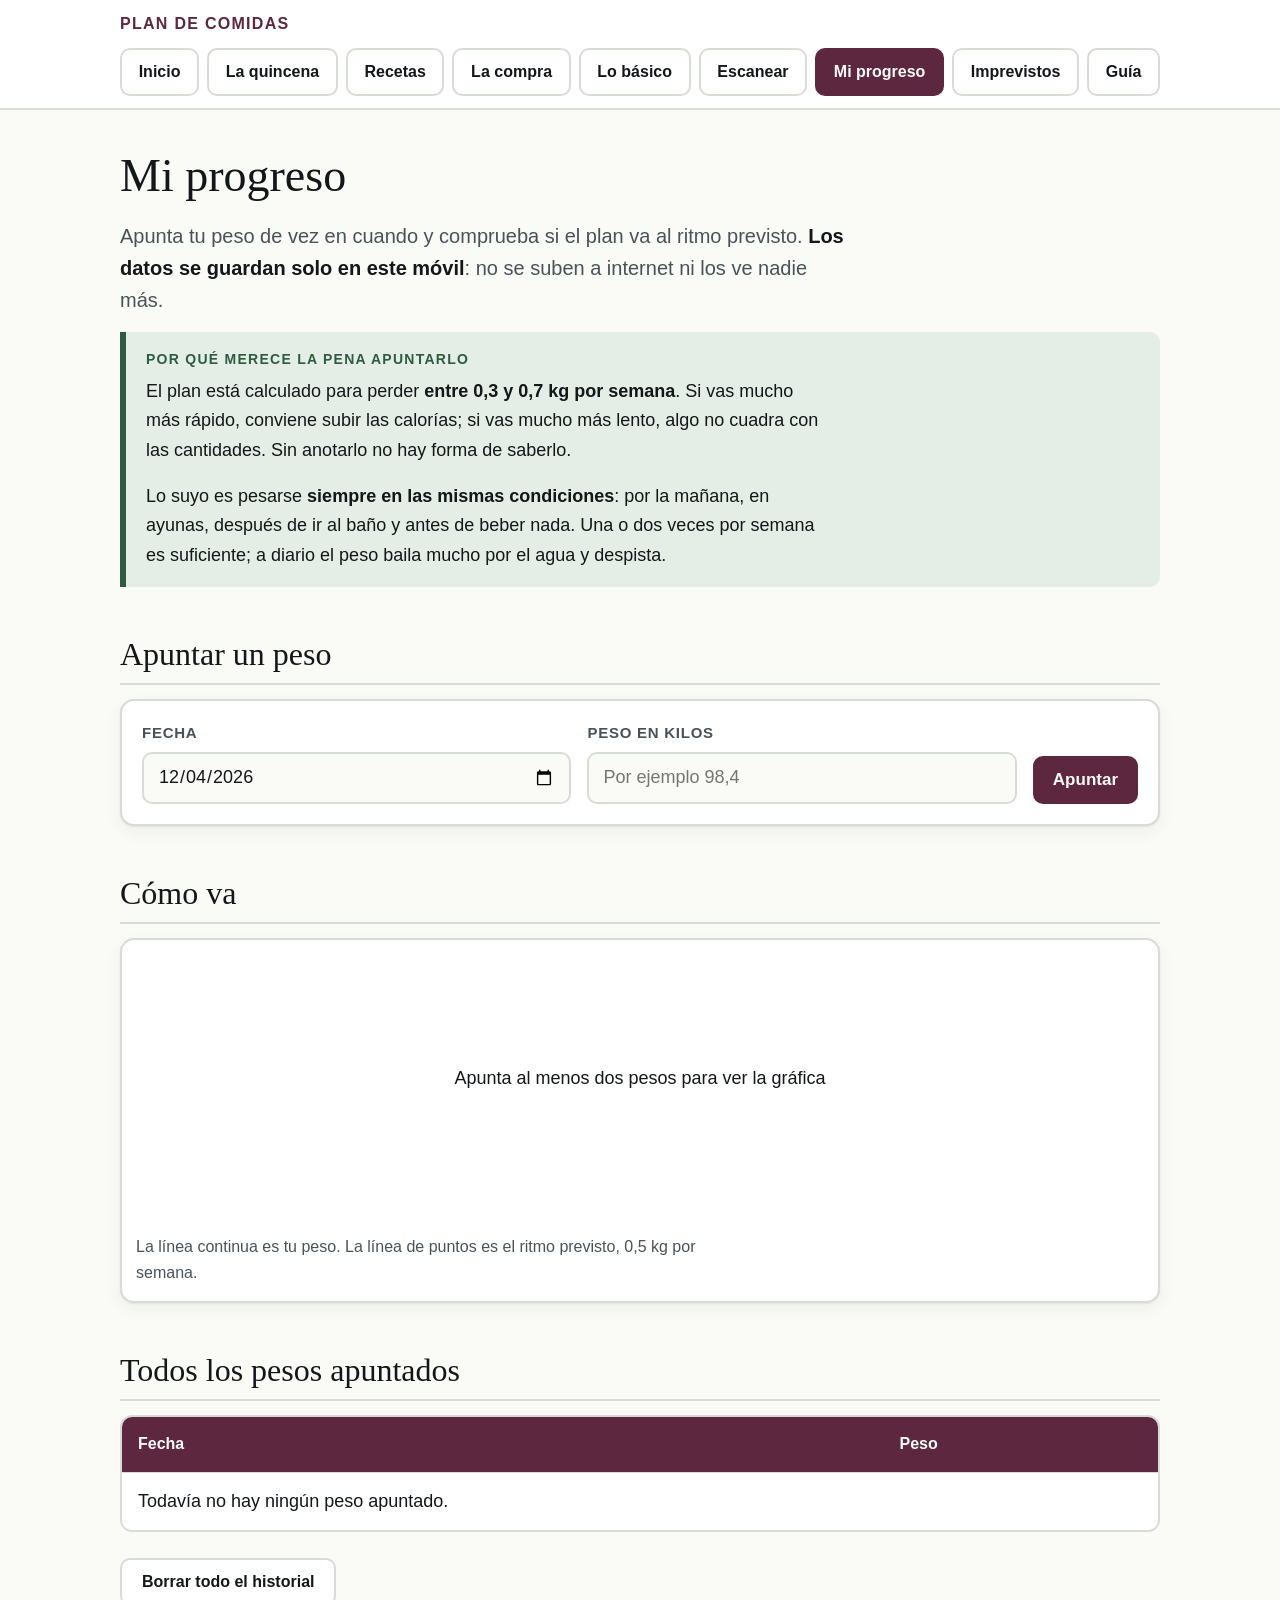
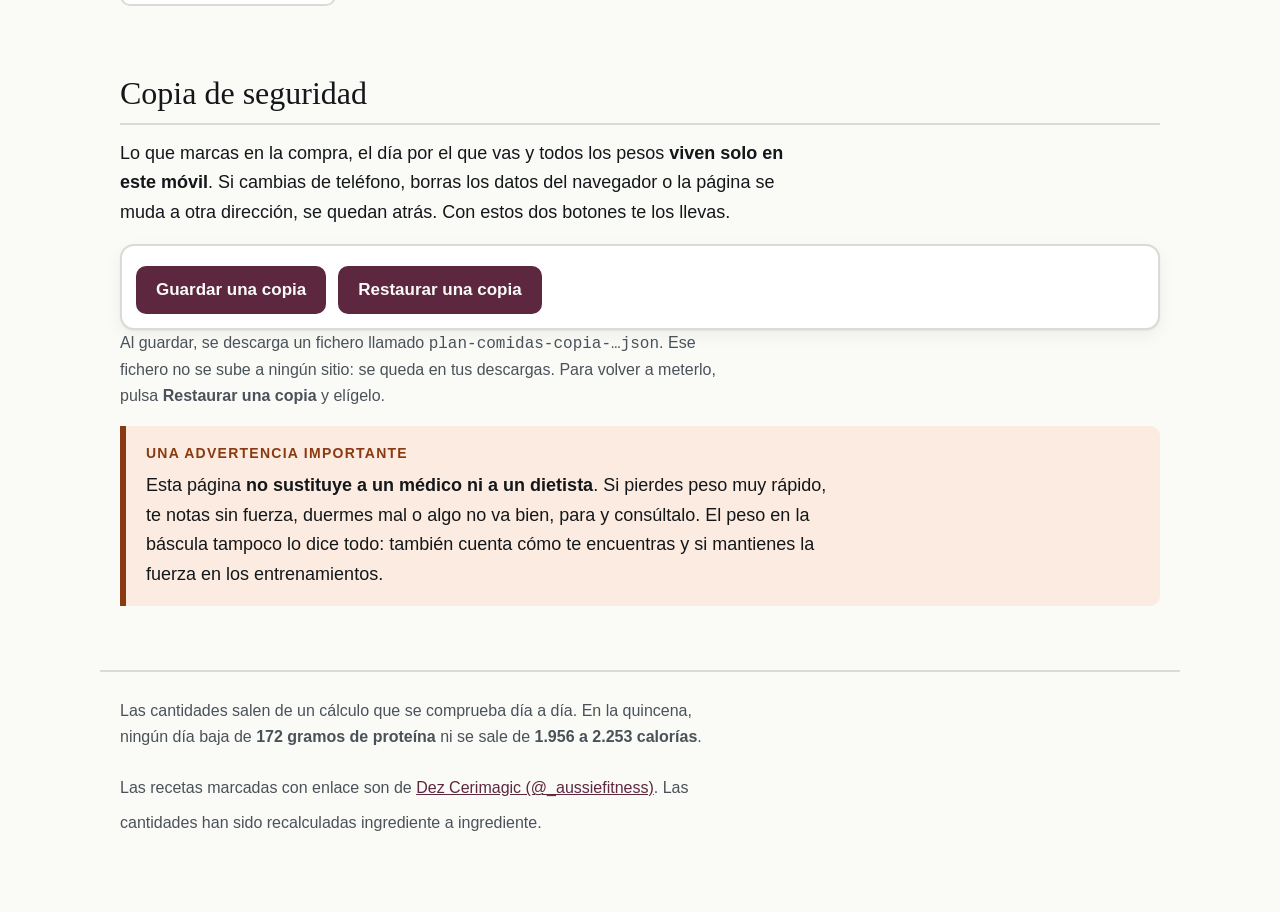
<file: progreso.html>
<!doctype html>
<html lang="es">
<head>
<meta charset="utf-8">
<meta name="viewport" content="width=device-width, initial-scale=1">
<meta name="robots" content="noindex, nofollow">
<meta name="description" content="Apunta tu peso y comprueba si el plan va al ritmo previsto. Los datos se quedan en tu móvil.">
<link rel="canonical" href="https://victorianotena.github.io/plan-comidas-30-dias/progreso.html">
<meta property="og:type" content="website">
<meta property="og:title" content="Mi progreso · Plan de comidas">
<meta property="og:description" content="Apunta tu peso y comprueba si el plan va al ritmo previsto. Los datos se quedan en tu móvil.">
<meta property="og:url" content="https://victorianotena.github.io/plan-comidas-30-dias/progreso.html">
<meta property="og:image" content="https://victorianotena.github.io/plan-comidas-30-dias/icono-512.png">
<meta name="twitter:card" content="summary">
<meta name="theme-color" media="(prefers-color-scheme: light)" content="#5E2740">
<meta name="theme-color" media="(prefers-color-scheme: dark)" content="#0F1211">
<title>Mi progreso · Plan de comidas</title>
<link rel="stylesheet" href="estilo.css?v=3031f5ab">
<link rel="manifest" href="manifest.json?v=3031f5ab">
<link rel="icon" href="favicon.png" sizes="64x64">
<link rel="apple-touch-icon" href="icono-apple.png">
<meta name="apple-mobile-web-app-capable" content="yes">
<meta name="apple-mobile-web-app-status-bar-style" content="black-translucent">
<meta name="apple-mobile-web-app-title" content="Plan de comidas">
</head>
<body>
<a class="saltar" href="#principal">Saltar al contenido</a>
<header class="cab">
  <div class="contenido">
    <div class="barra">
      <p class="marca"><a href="index.html">Plan de comidas</a></p>
      <button type="button" class="btn-menu" id="btnMenu" aria-expanded="false" aria-controls="menuPrincipal">
        <span class="rayas" aria-hidden="true"><span></span><span></span><span></span></span>
        <span class="btn-menu-txt">Menú</span>
      </button>
    </div>
    <nav class="menu" id="menuPrincipal" aria-label="Secciones"><a href="index.html">Inicio</a><a href="plan.html">La quincena</a><a href="recetas.html">Recetas</a><a href="compra.html">La compra</a><a href="basicos.html">Lo básico</a><a href="escanear.html">Escanear</a><a href="progreso.html" aria-current="page" class="actual">Mi progreso</a><a href="imprevistos.html">Imprevistos</a><a href="guia.html">Guía</a></nav>
  </div>
</header>
<main id="principal" class="contenido">
<h1>Mi progreso</h1>
<p class="entrada">Apunta tu peso de vez en cuando y comprueba si el plan va al ritmo previsto. <strong>Los datos se guardan solo en este móvil</strong>: no se suben a internet ni los ve nadie más.</p>
<div class="aviso"><span class="et">Por qué merece la pena apuntarlo</span><p>El plan está calculado para perder <strong>entre 0,3 y 0,7 kg por semana</strong>. Si vas mucho más rápido, conviene subir las calorías; si vas mucho más lento, algo no cuadra con las cantidades. Sin anotarlo no hay forma de saberlo.</p><p>Lo suyo es pesarse <strong>siempre en las mismas condiciones</strong>: por la mañana, en ayunas, después de ir al baño y antes de beber nada. Una o dos veces por semana es suficiente; a diario el peso baila mucho por el agua y despista.</p></div>
<h2>Apuntar un peso</h2>
<form id="formPeso" class="tarjeta form-peso"><div class="campo"><label for="fechaPeso">Fecha</label><input type="date" id="fechaPeso" required></div><div class="campo"><label for="valorPeso">Peso en kilos</label><input type="text" id="valorPeso" inputmode="decimal" autocomplete="off" placeholder="Por ejemplo 98,4" required></div><button type="submit" class="enlace-video" style="border:none;cursor:pointer">Apuntar</button></form>
<h2>Cómo va</h2>
<div id="resumenPeso"></div>
<div class="tarjeta" style="padding:14px"><svg id="grafica" viewBox="0 0 600 260" role="img" aria-label="Gráfica de la evolución del peso" style="width:100%;height:auto;color:var(--tinta)"></svg><p style="margin:10px 0 0;font-size:16px;color:var(--suave)">La línea continua es tu peso. La línea de puntos es el ritmo previsto, 0,5 kg por semana.</p></div>
<h2>Todos los pesos apuntados</h2>
<div class="tabla-caja"><table id="tablaPeso"><thead><tr><th>Fecha</th><th style="text-align:right">Peso</th><th>&nbsp;</th></tr></thead><tbody></tbody></table></div>
<button type="button" class="btn-reset" id="borrarTodo">Borrar todo el historial</button>
<h2 id="copia">Copia de seguridad</h2>
<p>Lo que marcas en la compra, el día por el que vas y todos los pesos <strong>viven solo en este móvil</strong>. Si cambias de teléfono, borras los datos del navegador o la página se muda a otra dirección, se quedan atrás. Con estos dos botones te los llevas.</p>
<div class="tarjeta" style="padding:14px;display:flex;flex-wrap:wrap;gap:12px"><button type="button" class="enlace-video" id="guardarCopia" style="border:none;cursor:pointer">Guardar una copia</button><button type="button" class="enlace-video" id="restaurarCopia" style="border:none;cursor:pointer">Restaurar una copia</button><input type="file" id="ficheroCopia" accept="application/json,.json" tabindex="-1" aria-hidden="true" style="position:absolute;width:1px;height:1px;opacity:0;pointer-events:none"></div>
<div class="aviso" id="avisoCopia" role="status" aria-live="polite" hidden></div>
<p style="font-size:16px;color:var(--suave)">Al guardar, se descarga un fichero llamado <code>plan-comidas-copia-…json</code>. Ese fichero no se sube a ningún sitio: se queda en tus descargas. Para volver a meterlo, pulsa <strong>Restaurar una copia</strong> y elígelo.</p>
<div class="aviso atencion"><span class="et">Una advertencia importante</span><p>Esta página <strong>no sustituye a un médico ni a un dietista</strong>. Si pierdes peso muy rápido, te notas sin fuerza, duermes mal o algo no va bien, para y consúltalo. El peso en la báscula tampoco lo dice todo: también cuenta cómo te encuentras y si mantienes la fuerza en los entrenamientos.</p></div>
</main>
<footer class="pie contenido">
  <p>Las cantidades salen de un cálculo que se comprueba día a día. En la quincena,
  ningún día baja de <strong>172 gramos de proteína</strong> ni se sale de
  <strong>1.956 a 2.253 calorías</strong>.</p>
  <p>Las recetas marcadas con enlace son de <a href="https://www.instagram.com/_aussiefitness/"
  rel="noopener">Dez Cerimagic (@_aussiefitness)</a>. Las cantidades han sido recalculadas
  ingrediente a ingrediente.</p>
</footer>
<button type="button" class="arriba" id="btnArriba" aria-label="Volver arriba">&#8593;</button>
<script src="app.js?v=3031f5ab"></script>
</body>
</html>
</file>
<file: estilo.css>
:root{
  --papel:#FAFAF7; --tarjeta:#FFFFFF; --tinta:#14171A; --suave:#4A5259; --linea:#D8DCD6;
  --acento:#5E2740; --acento-claro:#F3E7EC; --verde:#2F5C40; --verde-claro:#E4EEE7;
  --alerta:#8A3A12; --alerta-claro:#FBEBE0;
  --v-si:#2E7D4F; --v-no:#B3261E; --v-mirar:#8A5200;
  --sombra:0 1px 2px rgba(20,23,26,.06), 0 6px 18px rgba(20,23,26,.05);
}
@media (prefers-color-scheme:dark){ :root{
  --papel:#0F1211; --tarjeta:#191D1B; --tinta:#F0F2ED; --suave:#A8B0A8; --linea:#2E3430;
  --acento:#EBA2C0; --acento-claro:#2B1D25; --verde:#8CC49B; --verde-claro:#16241C;
  --alerta:#F0A67A; --alerta-claro:#2A1A11;
  --v-si:#8CC49B; --v-no:#F2857C; --v-mirar:#F0A67A;
  --sombra:0 1px 2px rgba(0,0,0,.5), 0 6px 18px rgba(0,0,0,.35); } }
:root[data-theme="dark"]{
  --papel:#0F1211; --tarjeta:#191D1B; --tinta:#F0F2ED; --suave:#A8B0A8; --linea:#2E3430;
  --acento:#EBA2C0; --acento-claro:#2B1D25; --verde:#8CC49B; --verde-claro:#16241C;
  --alerta:#F0A67A; --alerta-claro:#2A1A11;
  --v-si:#8CC49B; --v-no:#F2857C; --v-mirar:#F0A67A;
  --sombra:0 1px 2px rgba(0,0,0,.5), 0 6px 18px rgba(0,0,0,.35); }
:root[data-theme="light"]{
  --papel:#FAFAF7; --tarjeta:#FFFFFF; --tinta:#14171A; --suave:#4A5259; --linea:#D8DCD6;
  --acento:#5E2740; --acento-claro:#F3E7EC; --verde:#2F5C40; --verde-claro:#E4EEE7;
  --alerta:#8A3A12; --alerta-claro:#FBEBE0;
  --v-si:#2E7D4F; --v-no:#B3261E; --v-mirar:#8A5200;
  --sombra:0 1px 2px rgba(20,23,26,.06), 0 6px 18px rgba(20,23,26,.05); }

*{box-sizing:border-box}
html{-webkit-text-size-adjust:100%}
body{ margin:0; background:var(--papel); color:var(--tinta);
  font:400 18px/1.65 -apple-system,BlinkMacSystemFont,"Segoe UI",Roboto,"Helvetica Neue",Arial,sans-serif; }
.contenido{ max-width:1080px; margin:0 auto; padding:0 20px; }

.saltar{ position:absolute; left:-9999px; background:var(--acento); color:var(--papel);
  padding:14px 20px; z-index:100; border-radius:0 0 8px 0; font-weight:700; }
.saltar:focus{ left:0; top:0; }

/* ---- cabecera y menu ---- */
.cab{ background:var(--tarjeta); border-bottom:2px solid var(--linea); position:sticky; top:0; z-index:30; }
.barra{ display:flex; align-items:center; justify-content:space-between; gap:12px; }
.marca{ margin:0; font-size:16px; letter-spacing:.08em;
  text-transform:uppercase; font-weight:700; }
.marca a{ color:var(--acento); text-decoration:none; display:inline-flex; align-items:center;
  min-height:48px; padding:4px 0; }
.marca a:hover{ text-decoration:underline; }

/* Boton de menu: solo aparece en pantallas pequenas */
/* OJO: nunca usar el atajo "font:" con inherit dentro. El navegador descarta
   la declaracion entera y el boton cae al tamanio por defecto de 13,3 px.
   Hay que separar las propiedades. */
.btn-menu{ display:none; align-items:center; gap:10px; min-height:48px; padding:0 18px;
  background:var(--acento); color:var(--papel); border:none; border-radius:10px;
  font-family:inherit; font-size:17px; font-weight:700; line-height:1; cursor:pointer; }
.btn-menu:focus-visible{ outline:3px solid var(--tinta); outline-offset:3px; }
.rayas{ display:flex; flex-direction:column; gap:4px; width:20px; }
.rayas span{ display:block; height:3px; background:var(--papel); border-radius:2px;
  transition:transform .2s, opacity .2s; }
.btn-menu[aria-expanded="true"] .rayas span:nth-child(1){ transform:translateY(7px) rotate(45deg) }
.btn-menu[aria-expanded="true"] .rayas span:nth-child(2){ opacity:0 }
.btn-menu[aria-expanded="true"] .rayas span:nth-child(3){ transform:translateY(-7px) rotate(-45deg) }

/* En pantalla grande el menu esta siempre desplegado y en varias filas. */
.menu{ display:flex; flex-wrap:wrap; gap:8px; padding-bottom:12px; }
.menu a{ flex:1 1 auto; display:flex; align-items:center; justify-content:center;
  min-height:48px; padding:0 16px; text-align:center;
  border:2px solid var(--linea); border-radius:10px; text-decoration:none; color:var(--tinta);
  font-weight:600; font-size:16px; background:var(--tarjeta); }
.menu a:hover{ border-color:var(--acento); color:var(--acento); }
.menu a:focus-visible{ outline:3px solid var(--acento); outline-offset:2px; }
.menu a.actual{ background:var(--acento); border-color:var(--acento); color:var(--papel); }

/* ---- tipografia ---- */
h1{ font-family:Georgia,"Iowan Old Style","Palatino Linotype",serif; font-weight:400;
  font-size:clamp(32px,5.5vw,46px); line-height:1.12; margin:40px 0 18px; text-wrap:balance; }
h2{ font-family:Georgia,"Iowan Old Style",serif; font-weight:400; font-size:clamp(25px,3.6vw,32px);
  line-height:1.2; margin:48px 0 14px; text-wrap:balance;
  padding-bottom:10px; border-bottom:2px solid var(--linea); }
h3{ font-family:Georgia,"Iowan Old Style",serif; font-weight:400; font-size:24px;
  margin:0 0 8px; line-height:1.25; text-wrap:balance; }
p{ margin:0 0 16px; max-width:68ch; }
.entrada{ font-size:20px; line-height:1.6; color:var(--suave); max-width:66ch; }
.entrada strong{ color:var(--tinta); }
main a{ color:var(--acento); text-underline-offset:3px; }
main a:focus-visible{ outline:3px solid var(--acento); outline-offset:2px; border-radius:3px; }

/* ---- avisos ---- */
.aviso{ border-left:6px solid var(--verde); background:var(--verde-claro); padding:16px 20px;
  border-radius:0 10px 10px 0; margin:0 0 24px; }
.aviso.atencion{ border-left-color:var(--alerta); background:var(--alerta-claro); }
.aviso p:last-child{ margin-bottom:0 }
.aviso .et{ display:block; font-size:14px; letter-spacing:.09em; text-transform:uppercase;
  font-weight:700; margin-bottom:6px; color:var(--verde); }
.aviso.atencion .et{ color:var(--alerta); }

/* ---- tarjetas ---- */
.rejilla{ display:grid; gap:18px; grid-template-columns:repeat(auto-fill,minmax(300px,1fr)); }
.tarjeta{ background:var(--tarjeta); border:2px solid var(--linea); border-radius:14px;
  padding:20px; box-shadow:var(--sombra); }
.dia-cab{ display:flex; align-items:center; gap:12px; margin-bottom:14px;
  padding-bottom:12px; border-bottom:2px solid var(--linea); }
.chapa{ background:var(--acento); color:var(--papel); font-weight:700; font-size:15px;
  padding:6px 12px; border-radius:8px; white-space:nowrap; }
.etiqueta{ font-size:16px; letter-spacing:.08em; text-transform:uppercase; font-weight:700;
  color:var(--suave); margin:16px 0 6px; }
ul.lista{ list-style:none; margin:0; padding:0; }
ul.lista li{ display:flex; justify-content:space-between; gap:16px; padding:8px 0;
  border-bottom:1px solid var(--linea); font-size:18px; }
ul.lista li:last-child{ border-bottom:none }
.cant{ font-variant-numeric:tabular-nums; font-weight:700; color:var(--acento);
  white-space:nowrap; }
.caja-rac{ background:var(--acento-claro); border-radius:10px; padding:12px 16px; }
.caja-rac li{ border-bottom:none; padding:5px 0 }

/* ---- calendario ---- */
.dia-cal .dia-cab{ margin-bottom:10px; padding-bottom:10px }
.dia-cal h3{ font-size:20px; flex:1 1 auto }
.dia-titulo{ font-size:19px; font-weight:600; margin:0 }
.macros{ display:flex; flex-wrap:wrap; gap:8px; margin:0 0 12px }
.macro{ background:var(--acento-claro); color:var(--acento); font-weight:700;
  font-size:15px; padding:5px 11px; border-radius:8px;
  font-variant-numeric:tabular-nums }
.dia-cal .lista li{ font-size:17px; padding:7px 0 }
.dia-cal .etiqueta{ margin:14px 0 4px }
.dia-cal .etiqueta:first-child{ margin-top:0 }
.cocinar-hoy{ margin:0 0 12px; padding:12px 14px; border-radius:12px;
  background:var(--alerta-claro); color:var(--alerta); font-weight:600;
  border:2px solid var(--alerta) }
.cocinar-hoy a{ color:inherit }
.sacar{ background:var(--verde-claro); color:var(--verde); font-weight:600;
  border-radius:10px; padding:10px 14px; margin:12px 0 0; font-size:16px }

/* INDICE DE FECHAS. La pagina son 37.000 px: unas 45 pantallas de movil. Sin
   indice, para ver que toca el jueves habia que bajar a ojo contando tarjetas. */
.cal-barra{ display:flex; flex-wrap:wrap; align-items:center; gap:12px; margin:0 0 14px }
.btn-cal{ min-height:48px; padding:10px 18px; border-radius:10px; cursor:pointer;
  border:2px solid var(--acento); background:var(--acento); color:var(--papel);
  font-family:inherit; font-size:17px; font-weight:700 }
.btn-cal:focus-visible{ outline:3px solid var(--tinta); outline-offset:3px }
.cal-ocultar{ display:inline-flex; align-items:center; gap:9px; min-height:48px;
  font-size:17px; cursor:pointer }
.cal-ocultar input{ width:24px; height:24px; accent-color:var(--acento) }
.cal-cuenta{ font-weight:700; color:var(--suave); font-variant-numeric:tabular-nums }
.indice-cal{ display:flex; flex-wrap:wrap; gap:8px; margin:0 0 22px; padding:0; list-style:none }
.mes-cal{ flex:1 0 100%; margin:8px 0 2px; font-size:15px; font-weight:700;
  letter-spacing:.08em; text-transform:uppercase; color:var(--suave) }
.chip-dia{ display:inline-flex; flex-direction:column; align-items:center;
  justify-content:center; gap:1px; min-width:50px; min-height:50px; padding:4px 7px;
  border:2px solid var(--linea); border-radius:10px; background:var(--tarjeta);
  color:var(--tinta); text-decoration:none; font-size:13px; line-height:1.15 }
.chip-dia b{ font-size:18px; font-variant-numeric:tabular-nums }
.chip-dia:hover{ border-color:var(--acento) }
.chip-dia.es-hoy{ background:var(--acento); border-color:var(--acento); color:var(--papel) }
.chip-dia.hecho{ border-color:var(--verde) }

/* LOS DIAS PASADOS NO SE ATENUAN CON opacity. Bajar la opacidad de una tarjeta
   entera baja de verdad el contraste del texto, y accesibilidad.js NO lo ve:
   mide el color calculado, y la opacidad del padre no sale ahi. Seria meter un
   fallo real justo donde la herramienta esta ciega. Se marcan con el borde. */
.dia-cal{ scroll-margin-top:var(--alto-cab) }
.dia-cal.pasado{ border-style:dashed }
.dia-cal.es-hoy{ border-color:var(--acento);
  box-shadow:0 0 0 3px var(--acento-claro), var(--sombra) }
.chapa-hoy{ background:var(--verde); color:var(--papel); font-weight:700; font-size:14px;
  padding:5px 10px; border-radius:8px; white-space:nowrap }
.btn-dia{ margin-top:14px; width:100%; min-height:48px; padding:11px 16px;
  border:2px solid var(--linea); border-radius:10px; background:var(--papel);
  color:var(--tinta); font-family:inherit; font-size:17px; font-weight:700; cursor:pointer }
.btn-dia:focus-visible{ outline:3px solid var(--tinta); outline-offset:3px }
.dia-cal.hecho .btn-dia{ border-color:var(--verde); background:var(--verde-claro);
  color:var(--verde) }

/* hidden tiene que ganar SIEMPRE. Un display:inline-flex de la clase se lo come
   sin avisar y el elemento se queda visible: el navegador solo trae
   [hidden]{display:none} en su hoja por defecto, y esa pierde contra cualquier
   regla del sitio. */
[hidden]{ display:none !important }

/* ---- pasos ---- */
ol.pasos{ margin:0; padding:0; list-style:none; counter-reset:paso; }
ol.pasos li{ counter-increment:paso; position:relative; padding:0 0 20px 56px; font-size:18px; }
ol.pasos li::before{ content:counter(paso); position:absolute; left:0; top:0;
  width:36px; height:36px; border-radius:50%; background:var(--acento); color:var(--papel);
  font-weight:700; font-size:17px; display:flex; align-items:center; justify-content:center; }
ol.pasos li:last-child{ padding-bottom:0 }

.datos{ display:grid; gap:1px; background:var(--linea); border:2px solid var(--linea);
  border-radius:12px; overflow:hidden; grid-template-columns:repeat(auto-fit,minmax(170px,1fr));
  margin:0 0 28px; }
.datos > div{ background:var(--tarjeta); padding:14px 16px; }
.datos dt{ font-size:14px; letter-spacing:.07em; text-transform:uppercase; color:var(--suave);
  font-weight:700; margin-bottom:4px; }
.datos dd{ margin:0; font-weight:700; font-size:18px; color:var(--acento); }

/* Las tablas anchas se desplazan de lado. Sin una pista visual, en el movil
   la ultima columna (la que da la respuesta) queda invisible y nadie la busca. */
.tabla-caja{ overflow-x:auto; margin:0 0 26px; border:2px solid var(--linea);
  border-radius:12px; position:relative;
  background:
    linear-gradient(to right, var(--tarjeta) 30%, transparent) 0 0,
    linear-gradient(to left,  var(--tarjeta) 30%, transparent) 100% 0,
    linear-gradient(to left,  rgba(94,39,64,.20), transparent) 100% 0;
  background-repeat:no-repeat;
  background-size:40px 100%, 40px 100%, 16px 100%;
  background-attachment:local, local, scroll; }
.pista-desliza{ display:none; font-size:15px; color:var(--suave); margin:-18px 0 22px;
  font-weight:600 }
@media (max-width:760px){ .pista-desliza{ display:block } }
table{ border-collapse:collapse; width:100%; background:var(--tarjeta); font-size:18px; }
th,td{ text-align:left; padding:14px 16px; border-bottom:1px solid var(--linea); }
th{ background:var(--acento); color:var(--papel); font-weight:700; font-size:16px; }
td.num{ font-variant-numeric:tabular-nums; text-align:right; white-space:nowrap; font-weight:600; }
tr:last-child td{ border-bottom:none }
.ok{ color:var(--verde); font-weight:700 }
.ojo{ color:var(--alerta); font-weight:700 }

.enlace-video{ display:inline-flex; align-items:center; gap:9px; min-height:48px; padding:0 20px;
  background:var(--acento); color:var(--papel); text-decoration:none; border-radius:10px;
  font-weight:700; font-size:17px; margin-top:6px; }
.enlace-video:hover{ filter:brightness(1.12) }
.enlace-video:focus-visible{ outline:3px solid var(--tinta); outline-offset:3px }


/* ---------- escaner de la compra ----------
   Se usa con una mano, en un pasillo y con prisa: todo grande y de un vistazo. */
.escaner-caja{ border:2px solid var(--linea); border-radius:14px; overflow:hidden;
  background:#000; margin:18px 0 }
#camara{ width:100%; display:block; max-height:52vh; object-fit:cover }
.escaner-barra{ display:flex; gap:12px; flex-wrap:wrap; align-items:center; margin:16px 0 }
#estadoEscaner{ margin:0; color:var(--suave); font-size:16px }
.ver{ border-radius:14px; padding:18px; margin:18px 0; border:3px solid var(--linea) }
.ver-cab{ display:flex; gap:14px; align-items:center; margin-bottom:10px }
.ver-ico{ font-size:32px; line-height:1; font-weight:700; width:52px; height:52px;
  border-radius:50%; display:grid; place-items:center; flex:0 0 auto; color:#fff }
.pais-base{ width:100%; max-width:420px; padding:12px 14px; margin:14px 0 6px;
  font-size:16px; min-height:44px; border:1px solid var(--linea); border-radius:8px;
  background:var(--tarjeta); color:var(--tinta) }
/* OJO: --suave es un color de TEXTO (#4A5259 claro, #A8B0A8 oscuro), no de
   fondo. Usandolo de fondo con --tinta encima salia 2,26:1 en claro y 1,97:1
   en oscuro: PEOR que el 2,88 de «Déjalo» que hizo falta montar todo esto.
   Fondo --papel y texto --suave da 7,6:1 en los dos temas. */
.ojo{ display:block; font-style:normal; font-size:13px; color:var(--suave);
  margin-top:2px; line-height:1.4 }
.ver-duda{ margin:10px 0 0; padding:10px 12px; border-radius:8px;
  background:var(--papel); color:var(--suave); font-size:14px; line-height:1.5;
  border:1px solid var(--linea) }
.ver-duda .enlace-solo{ display:inline-block; margin-top:6px }
.sr-solo{ position:absolute; width:1px; height:1px; padding:0; margin:-1px;
  overflow:hidden; clip:rect(0 0 0 0); white-space:nowrap; border:0 }
.ver-et{ margin:0; font-size:15px; letter-spacing:.08em; text-transform:uppercase; font-weight:700 }
.ver-tit{ margin:2px 0 0; font-size:21px; font-weight:700; line-height:1.2 }
.ver-txt{ margin:0 0 12px; font-size:17px }
.ver-prod{ margin:0 0 10px; font-size:16px }
.ver-hueco{ font-size:14px; color:var(--suave); border:1px solid var(--linea);
  border-radius:999px; padding:2px 9px; white-space:nowrap }
.ver-tabla{ width:100%; border-collapse:collapse; font-size:15px; margin:10px 0 }
.ver-tabla th,.ver-tabla td{ padding:5px 4px; text-align:right; border-bottom:1px solid var(--linea) }
.ver-tabla th:first-child,.ver-tabla td:first-child{ text-align:left }
.ver-aviso{ font-size:16px; padding:11px 13px; border-radius:9px; margin:10px 0;
  border:1px solid var(--linea) }
.ver-alt{ margin:12px 0 0; font-size:16px }
.ver-cod{ margin:10px 0 0; font-size:14px; color:var(--suave) }
/* COMPRALO, DEJALO y MIRA LA ETIQUETA son las tres palabras que se leen de
   un vistazo en el pasillo, y estaban con el color escrito a fuego, pensado
   para fondo claro. En modo oscuro daban 2,88 de contraste («Déjalo»), 2,95
   y 3,73, con 4,5 de minimo: la palabra que decide, ilegible. Ahora van por
   variable, como el resto del sitio.
   El circulo del icono se queda con el color fuerte en los dos modos: lleva
   el simbolo en blanco encima y ahi el contraste sobra. */
.ver-si{ border-color:var(--v-si) } .ver-si .ver-ico{ background:#2E7D4F } .ver-si .ver-et{ color:var(--v-si) }
.ver-no{ border-color:var(--v-no) } .ver-no .ver-ico{ background:#B3261E } .ver-no .ver-et{ color:var(--v-no) }
.ver-igual .ver-ico{ background:#5C635E }
.ver-mirar{ border-color:var(--v-mirar) } .ver-mirar .ver-ico{ background:#8A5200 }
.ver-mirar .ver-et{ color:var(--v-mirar) }
.form-escaner{ display:grid; grid-template-columns:repeat(auto-fit,minmax(140px,1fr)); gap:14px }
.nota-base{ font-size:15px; color:var(--suave); margin:10px 0 0 }
/* Un enlace que va solo en su parrafo es un boton disfrazado, y a 25 px de
   alto se falla al pulsarlo con el pulgar. Los de dentro de una frase se
   quedan como estan: agrandarlos rompe el renglon. */
/* La marca de "estimado" en la tabla de nutrientes. Discreta pero legible: si
   no se lee, no sirve de aviso. */
.est{ color:var(--suave); font-weight:600; font-size:.82em; white-space:nowrap }
.enlace-solo{ display:inline-flex; align-items:center; min-height:44px;
  text-underline-offset:3px }
/* Botones para cuando el codigo es de balanza. Grandes: se pulsan de pie, en un
   pasillo, con una mano ocupada por el carro. */
.peso-botones{ display:flex; flex-wrap:wrap; gap:9px; margin:12px 0 4px }
.peso-bot{ font:inherit; font-size:16px; padding:12px 15px; min-height:46px;
  border:1.5px solid var(--linea); border-radius:11px; background:var(--fondo);
  color:var(--texto); cursor:pointer }
.peso-bot:active{ background:var(--linea) }

.pie{ margin-top:64px; padding:26px 20px 60px; border-top:2px solid var(--linea);
  color:var(--suave); font-size:16px; }
.pie p{ max-width:70ch }
.pie a{ color:var(--acento); display:inline-block; min-height:44px; line-height:44px; }

.indice{ display:grid; gap:16px; grid-template-columns:repeat(auto-fit,minmax(270px,1fr)); margin:8px 0 34px }
.indice a{ display:block; background:var(--tarjeta); border:2px solid var(--linea);
  border-radius:14px; padding:22px; text-decoration:none; color:var(--tinta); box-shadow:var(--sombra) }
.indice a:hover{ border-color:var(--acento) }
.indice a:focus-visible{ outline:3px solid var(--acento); outline-offset:2px }
.indice h3{ color:var(--acento); margin-bottom:6px }
.indice p{ margin:0; color:var(--suave); font-size:18px }

/* ---- lista de la compra con casillas ---- */
.marcable{ cursor:pointer; user-select:none; }
.marcable td:first-child,
table[data-lista] thead th:first-child{ padding-left:52px; }
.marcable td:first-child{ position:relative; }
.marcable td:first-child::before{ content:""; position:absolute; left:16px; top:50%;
  transform:translateY(-50%); width:24px; height:24px; border:2px solid var(--linea);
  border-radius:6px; background:var(--tarjeta); }
.marcable.hecho td:first-child::before{ background:var(--verde); border-color:var(--verde); }
.marcable.hecho td:first-child::after{ content:"\2713"; position:absolute; left:21px; top:50%;
  transform:translateY(-50%); color:var(--tarjeta); font-weight:700; font-size:17px; }
.marcable.hecho td{ color:var(--suave); text-decoration:line-through; }
.marcable:hover td:first-child::before{ border-color:var(--acento); }
.contador{ display:inline-block; background:var(--acento-claro); color:var(--acento);
  font-weight:700; padding:6px 14px; border-radius:8px; margin-left:10px; font-size:16px; }
.btn-reset{ min-height:48px; padding:0 20px; background:var(--tarjeta); color:var(--tinta);
  border:2px solid var(--linea); border-radius:10px;
  font-family:inherit; font-size:16px; font-weight:600; line-height:1;
  cursor:pointer; margin-bottom:20px; }
.btn-reset:focus-visible{ outline:3px solid var(--acento); outline-offset:2px }
.btn-reset:hover{ border-color:var(--acento); color:var(--acento) }

/* ---- instalar en el movil ---- */
.instalar{ background:var(--acento-claro); border:2px solid var(--acento); border-radius:16px;
  padding:22px; margin:0 0 28px; }
.inst-cab{ display:flex; align-items:center; gap:18px; }
.inst-icono{ width:64px; height:64px; border-radius:14px; flex:0 0 auto;
  box-shadow:var(--sombra); }
.inst-tit{ font-family:Georgia,"Iowan Old Style",serif; font-weight:400; font-size:24px;
  margin:0 0 4px; border:none; padding:0; color:var(--acento); }
.inst-sub{ margin:0; color:var(--suave); font-size:17px; }
.inst-nota{ margin:14px 0 0; font-size:16px; color:var(--suave); }
.inst-ok{ margin:16px 0 0; font-weight:700; color:var(--verde); font-size:18px; }
.instalar ol.pasos li{ font-size:17.5px; padding-bottom:16px; }
.instalar ol.pasos li::before{ background:var(--acento); }
@media (max-width:520px){
  .inst-cab{ flex-direction:column; align-items:flex-start; gap:12px }
}

/* ---- que toca hoy ---- */
.hoy{ background:var(--tarjeta); border:2px solid var(--acento); border-radius:16px;
  padding:22px; margin:0 0 34px; box-shadow:var(--sombra); }
.hoy-cab{ display:flex; align-items:center; justify-content:space-between; gap:14px;
  padding-bottom:16px; border-bottom:2px solid var(--linea); }
.hoy-num{ text-align:center; flex:1 }
.hoy-et{ display:block; font-size:14px; letter-spacing:.08em; text-transform:uppercase;
  color:var(--suave); font-weight:700 }
.hoy-num strong{ display:block; font-family:Georgia,serif; font-size:34px; font-weight:400;
  color:var(--acento); line-height:1.1 }
.hoy-de{ display:block; font-size:15px; color:var(--suave) }
.hoy-nav{ flex:0 0 auto; width:56px; height:56px; border-radius:14px; border:2px solid var(--linea);
  background:var(--papel); color:var(--acento); font-size:30px; line-height:1; cursor:pointer;
  font-family:inherit; }
.hoy-nav:hover:not(:disabled){ border-color:var(--acento) }
.hoy-nav:disabled{ opacity:.3; cursor:default }
.hoy-nav:focus-visible{ outline:3px solid var(--acento); outline-offset:2px }
.hoy-plato{ font-family:Georgia,"Iowan Old Style",serif; font-size:26px; line-height:1.2;
  margin:18px 0 4px; text-wrap:balance }
.hoy-pie{ display:flex; flex-wrap:wrap; gap:12px; align-items:center; margin-top:22px;
  padding-top:18px; border-top:2px solid var(--linea) }

/* ---- registro de peso ---- */
.form-peso{ display:flex; flex-wrap:wrap; gap:16px; align-items:flex-end; margin-bottom:26px }
.campo{ display:flex; flex-direction:column; gap:6px; flex:1 1 190px }
.campo label{ font-size:15px; font-weight:700; letter-spacing:.05em; text-transform:uppercase;
  color:var(--suave) }
.campo input{ min-height:52px; padding:0 14px; font-size:18px; font-family:inherit;
  border:2px solid var(--linea); border-radius:10px; background:var(--papel); color:var(--tinta) }
.campo input:focus-visible{ outline:3px solid var(--acento); outline-offset:1px; border-color:var(--acento) }
.btn-borrar{ min-height:44px; padding:0 16px; border:2px solid var(--linea); border-radius:9px;
  background:var(--papel); color:var(--suave);
  font-family:inherit; font-size:16px; font-weight:600; line-height:1; cursor:pointer }
.btn-borrar:hover{ border-color:var(--alerta); color:var(--alerta) }
.btn-borrar:focus-visible{ outline:3px solid var(--acento); outline-offset:2px }

/* ---- indice de saltos rapidos ---- */
.indice-recetas{ background:var(--tarjeta); border:2px solid var(--linea); border-radius:14px;
  padding:20px 22px; margin:0 0 32px; box-shadow:var(--sombra); }
.grupo-idx{ font-size:15px; letter-spacing:.07em; text-transform:uppercase; font-weight:700;
  color:var(--acento); margin:18px 0 10px; }
.grupo-idx:first-of-type{ margin-top:6px }
ul.chips{ list-style:none; margin:0; padding:0; display:flex; flex-wrap:wrap; gap:8px; }
ul.chips li{ margin:0; padding:0; border:none; display:block; }
ul.chips a{ display:flex; align-items:center; min-height:48px; padding:0 16px;
  border:2px solid var(--linea); border-radius:10px; text-decoration:none;
  color:var(--tinta); font-weight:600; font-size:16.5px; background:var(--papel); }
ul.chips a:hover{ border-color:var(--acento); color:var(--acento) }
ul.chips a:focus-visible{ outline:3px solid var(--acento); outline-offset:2px }

/* ---- enlace desde el dia a su receta ---- */
a.ir-receta{ display:inline-flex; align-items:center; gap:6px; color:var(--acento);
  text-decoration:none; font-weight:600; border-bottom:2px solid transparent;
  min-height:44px; }
a.ir-receta:hover{ border-bottom-color:var(--acento) }
a.ir-receta:focus-visible{ outline:3px solid var(--acento); outline-offset:2px; border-radius:4px }
.flecha{ font-size:20px; line-height:1; opacity:.7 }
/* La cabecera pegajosa cambia de alto segun el ancho (el menu pasa a varias
   filas). Con un valor fijo, al saltar a un enlace el titulo quedaba tapado
   entre 761 y 1040 px. app.js mide la cabecera y ajusta esta variable. */
:root{ --alto-cab:130px }
:target{ scroll-margin-top:var(--alto-cab) }

/* ---- volver arriba ---- */
/* visibility:hidden ademas de opacity:0: sin ella el boton sigue en el orden
   de tabulacion y el foco de teclado aterriza en algo que no se ve. */
.arriba{ visibility:hidden; position:fixed; right:18px; bottom:18px; width:56px; height:56px; border-radius:50%;
  background:var(--acento); color:var(--papel); border:none; font-size:26px; cursor:pointer;
  box-shadow:var(--sombra); opacity:0; pointer-events:none; transition:opacity .2s; z-index:40; }
.arriba.visible{ visibility:visible; opacity:1; pointer-events:auto }
.arriba:focus-visible{ outline:3px solid var(--tinta); outline-offset:3px }

/* ---- bloques plegables ---- */
details.plegable{ border:2px solid var(--linea); border-radius:14px; background:var(--tarjeta);
  margin-bottom:18px; overflow:hidden; }
details.plegable > summary{ list-style:none; cursor:pointer; padding:18px 22px;
  font-family:Georgia,"Iowan Old Style",serif; font-size:22px; min-height:48px;
  display:flex; align-items:center; justify-content:space-between; gap:14px; }
details.plegable > summary::-webkit-details-marker{ display:none }
details.plegable > summary::after{ content:"\25BC"; font-size:15px; color:var(--acento);
  transition:transform .2s; font-family:inherit; }
details.plegable[open] > summary::after{ transform:rotate(180deg) }
details.plegable > summary:hover{ color:var(--acento) }
details.plegable > summary:focus-visible{ outline:3px solid var(--acento); outline-offset:-3px }
details.plegable > .cuerpo{ padding:0 22px 22px }

@media (max-width:760px){
  .btn-menu{ display:flex }
  .menu{ display:none; padding-bottom:14px }
  /* EL MENU ABIERTO TIENE QUE PODER HACER SCROLL.
     Son trece secciones dentro de una cabecera pegada arriba: en un movil no
     caben, y la ultima -- Calendario, la nueva -- quedaba cortada por el borde
     de abajo y encima tapada por el boton redondo de subir. No es que costara
     llegar: es que no se podia pulsar.
     dvh y no vh: en el movil la barra de direcciones aparece y desaparece, y
     100vh mide la pantalla SIN contarla, asi que el menu se salia igual. Se
     deja el vh delante como respaldo para navegadores viejos. */
  /* nowrap ES LO QUE HACE QUE ESTO FUNCIONE, y es lo que menos se ve.
     .menu lleva flex-wrap:wrap para la barra de escritorio. En columna y con
     altura maxima, wrap no desborda hacia abajo: ENVUELVE EN UNA SEGUNDA
     COLUMNA, que se va fuera de la pantalla por la derecha. El menu medía lo
     mismo que su contenido -- scrollHeight == clientHeight -- asi que no habia
     scroll posible, y las seis ultimas opciones simplemente no estaban donde
     mirabas. Se vio poniendo las coordenadas de las trece: 61, 117 ... 397 y
     otra vez 61. */
  .menu.abierto{ display:flex; flex-direction:column; flex-wrap:nowrap;
    max-height:calc(100vh - 120px);
    max-height:calc(100dvh - 120px);
    overflow-y:auto; overscroll-behavior:contain;
    /* NADA de -webkit-overflow-scrolling:touch. Lo puse por costumbre y Chrome
       lo tira: hace anos que el scroll con inercia es el comportamiento normal,
       y el verificador de CSS descartado lo caza en seis paginas. */
    /* que la ultima opcion no acabe debajo del boton de subir */
    padding-bottom:76px;
    /* y que quede por encima de el, no debajo: .arriba va a z-index 40 */
    position:relative; z-index:41; background:var(--tarjeta) }
  /* Y QUE NO SE APLASTEN. Los enlaces llevan flex:1 1 auto, asi que con una
     altura maxima encima no desbordaban: se comprimian. El menu media lo
     mismo que su contenido, scrollHeight == clientHeight, y no habia scroll
     que hacer -- se veian siete opciones y las otras seis quedaban chafadas.
     Un max-height con overflow no sirve de nada si los hijos pueden encoger. */
  .menu.abierto a{ flex:0 0 auto }
  .menu a{ width:100%; justify-content:flex-start; font-size:18px; padding:0 20px }
}
@media (max-width:620px){
  .rejilla,.indice{grid-template-columns:1fr}
  .datos{ grid-template-columns:1fr 1fr }
  .marcable td:first-child,
  table[data-lista] thead th:first-child{ padding-left:48px }
}
@media (prefers-reduced-motion:reduce){ *{transition:none!important;animation:none!important} }
@media print{ .cab,.saltar,.arriba,.btn-reset{display:none}
  body{background:#fff;color:#000;font-size:12pt}
  details.plegable > .cuerpo{display:block!important} }
</file>
